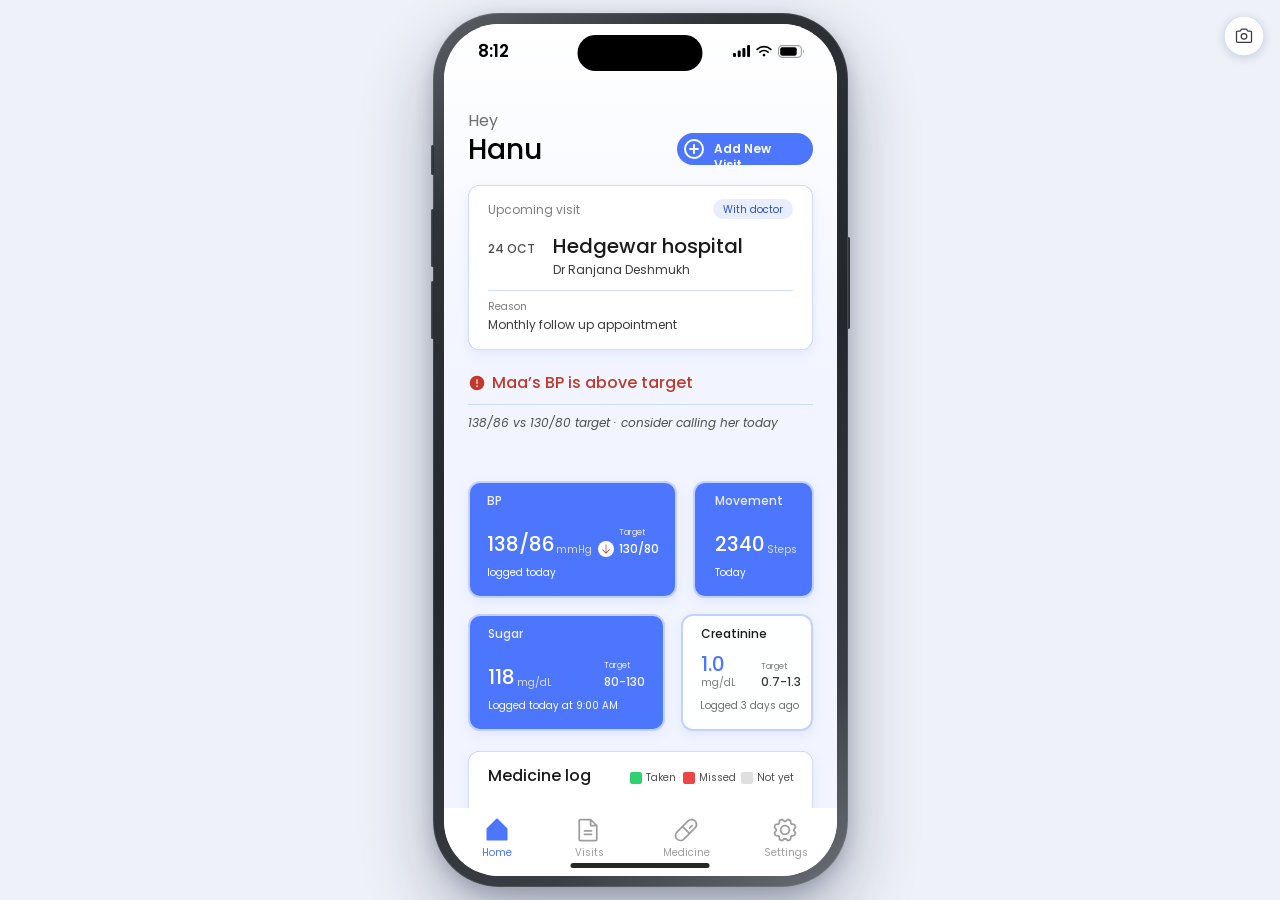
<file: index.html>
<!DOCTYPE html>
<html lang="en">
<head>
<meta charset="UTF-8" />
<meta name="viewport" content="width=device-width, initial-scale=1" />
<!-- Swaps the viewport to the design width on a portrait phone. Must run
     before first paint, so it is not deferred. -->
<script src="viewport.js"></script>
<title>Parent Health App — Home</title>
<link rel="preconnect" href="https://fonts.googleapis.com" />
<link rel="preconnect" href="https://fonts.gstatic.com" crossorigin />
<link href="https://fonts.googleapis.com/css2?family=Poppins:ital,wght@0,400;0,500;0,600;1,400&display=swap" rel="stylesheet" crossorigin="anonymous" />
<link rel="stylesheet" href="home.css" />
</head>
<body>
  <!-- ── iPhone 16 device shell ───────────────────────────────
       Everything from here to the closing .device is chrome, not
       design: bezel, Dynamic Island, status bar, home indicator.
       The Figma frame itself is the .screen inside. -->
  <div class="device">
    <div class="device__btn device__btn--action"></div>
    <div class="device__btn device__btn--volup"></div>
    <div class="device__btn device__btn--voldown"></div>
    <div class="device__btn device__btn--power"></div>

    <div class="device__screen">

  <!-- iPhone 16 - 1 · 393 x 852 viewport.
       The Figma canvas runs to 996 to hold all the content, so
       everything above the tab bar lives in a scroller and keeps its
       exact frame coordinates. The tab bar is pinned to the viewport. -->
  <div class="screen" data-node-id="1:2">

   <div class="screen__scroll">
    <div class="screen__canvas">

    <!-- ── Greeting ─────────────────────────────────────────── -->
    <p class="greeting-hey" data-node-id="1:3">Hey</p>
    <h1 class="greeting-name" data-node-id="1:4">Hanu</h1>

    <!-- ── Add New Visit ────────────────────────────────────── -->
    <a class="btn-add-visit" href="add-visit.html" data-node-id="1:5">
      <img class="btn-add-visit__icon" src="assets/icon-add.svg" alt="" data-node-id="2:81" />
      <span class="btn-add-visit__label" data-node-id="1:11">Add New Visit</span>
    </a>

    <!-- ── Upcoming visit ───────────────────────────────────── -->
    <section class="card visit-card" data-node-id="1:9">
      <p class="visit-card__eyebrow" data-node-id="1:10">Upcoming visit</p>

      <div class="chip chip--helper" data-node-id="4:134">
        <span class="chip__label" data-node-id="4:133">Helper assigned</span>
      </div>

      <p class="visit-card__date" data-node-id="1:12">24 OCT</p>
      <p class="visit-card__place" data-node-id="1:13">Hedgewar hospital</p>
      <p class="visit-card__doctor" data-node-id="1:14">Dr Ranjana Deshmukh</p>

      <img class="visit-card__divider" src="assets/divider.svg" alt="" data-node-id="1:17" />

      <p class="visit-card__reason-label" data-node-id="1:15">Reason</p>
      <p class="visit-card__reason" data-node-id="1:16">Monthly follow up appointment</p>

      <!-- Stretched over the whole card, so the card opens its visit
           without changing any of the drawn geometry. -->
      <a class="visit-card__link" href="upcoming-visit.html?id=seed-1" aria-label="Open upcoming visit: 24 OCT, Hedgewar hospital"></a>
    </section>

    <!-- ── Status ───────────────────────────────────────────── -->
    <svg class="status__icon" viewBox="0 0 256 256" aria-hidden="true"><path d="M128,24A104,104,0,1,0,232,128,104.11,104.11,0,0,0,128,24Zm-8,56a8,8,0,0,1,16,0v56a8,8,0,0,1-16,0Zm8,104a12,12,0,1,1,12-12A12,12,0,0,1,128,184Z"/></svg>
    <p class="status__headline status__headline--alert" data-node-id="4:656">Maa&rsquo;s BP is above target</p>
    <img class="status__divider" src="assets/divider-status.svg" alt="" data-node-id="4:658" />
    <p class="status__sub status__sub--alert" data-node-id="4:657">138/86 vs 130/80 target &middot; consider calling her today</p>

    <!-- ── Vitals ───────────────────────────────────────────── -->
    <section class="card vital vital--bp is-filled" data-node-id="1:19">
      <p class="vital__title" data-node-id="2:2">BP</p>
      <p class="vital__reading" data-node-id="2:6">
        <span class="vital__value" data-node-id="2:3">138/86</span><span class="vital__unit" data-node-id="2:4">mmHg</span>
      </p>
      <p class="vital__meta" data-node-id="2:7">logged today</p>
      <p class="vital__target-label" data-node-id="4:662">Target</p>
      <p class="vital__target-value" data-node-id="4:660">130/80</p>
      <img class="vital__trend" src="assets/arrow-down.svg" alt="" data-node-id="4:663" />
    </section>

    <section class="card vital vital--movement is-filled" data-node-id="1:26">
      <p class="vital__title" data-node-id="2:8">Movement</p>
      <p class="vital__reading" data-node-id="2:10">
        <span class="vital__value" data-node-id="2:11">2340</span><span class="vital__unit" data-node-id="2:12">Steps</span>
      </p>
      <p class="vital__meta" data-node-id="2:9">Today</p>
    </section>

    <section class="card vital vital--sugar is-filled" data-node-id="1:27">
      <p class="vital__title" data-node-id="2:13">Sugar</p>
      <p class="vital__reading" data-node-id="2:15">
        <span class="vital__value" data-node-id="2:16">118</span><span class="vital__unit" data-node-id="2:17">mg/dL</span>
      </p>
      <p class="vital__meta" data-node-id="2:14">Logged today at 9:00 AM</p>
      <p class="vital__target-label" data-node-id="4:668">Target</p>
      <p class="vital__target-value" data-node-id="4:669">80-130</p>
    </section>

    <section class="card vital vital--creatinine" data-node-id="1:28">
      <p class="vital__title" data-node-id="2:23">Creatinine</p>
      <p class="vital__reading" data-node-id="4:674">
        <span class="vital__value" data-node-id="2:26">1.0</span><span class="vital__unit" data-node-id="2:27">mg/dL</span>
      </p>
      <p class="vital__meta" data-node-id="2:24">Logged 3 days ago</p>
      <div class="vital__target" data-node-id="4:675">
        <span class="vital__target-label" data-node-id="4:672">Target</span>
        <span class="vital__target-value" data-node-id="4:673">0.7-1.3</span>
      </div>
    </section>

    <!-- ── Medicine log ─────────────────────────────────────── -->
    <section class="card medicine" data-node-id="2:29">
      <p class="medicine__title" data-node-id="2:30">Medicine log</p>

      <div class="legend legend--taken" data-node-id="4:126">
        <span class="legend__swatch" data-node-id="4:124"></span>
        <span class="legend__label" data-node-id="4:125">Taken</span>
      </div>
      <div class="legend legend--missed" data-node-id="4:127">
        <span class="legend__swatch" data-node-id="4:128"></span>
        <span class="legend__label" data-node-id="4:129">Missed</span>
      </div>
      <div class="legend legend--notyet" data-node-id="4:130">
        <span class="legend__swatch" data-node-id="4:131"></span>
        <span class="legend__label" data-node-id="4:132">Not yet</span>
      </div>

      <div class="medicine__pills" data-node-id="2:119">
        <img class="medicine__pill" src="assets/pill-mon.svg"   alt="" data-node-id="2:93"  />
        <img class="medicine__pill" src="assets/pill-tue.svg"   alt="" data-node-id="2:95"  />
        <img class="medicine__pill" src="assets/pill-wed.svg"   alt="" data-node-id="2:99"  />
        <img class="medicine__pill" src="assets/pill-thu.svg"   alt="" data-node-id="2:103" />
        <img class="medicine__pill" src="assets/pill-empty.svg" alt="" data-node-id="2:107" />
        <img class="medicine__pill" src="assets/pill-empty.svg" alt="" data-node-id="2:111" />
        <img class="medicine__pill" src="assets/pill-empty.svg" alt="" data-node-id="2:115" />
      </div>

      <p class="medicine__meal medicine__meal--d" data-node-id="2:123">D</p>
      <p class="medicine__meal medicine__meal--l" data-node-id="2:122">L</p>
      <p class="medicine__meal medicine__meal--b" data-node-id="2:121">B</p>

      <div class="medicine__days" data-node-id="2:120">
        <span class="medicine__day medicine__day--mon" data-node-id="2:67">Mon</span>
        <span class="medicine__day medicine__day--tue" data-node-id="2:68">Tue</span>
        <span class="medicine__day medicine__day--wed" data-node-id="2:69">Wed</span>
        <span class="medicine__day medicine__day--thu" data-node-id="2:70">Thu</span>
        <span class="medicine__day medicine__day--fri is-upcoming" data-node-id="2:71">Fri</span>
        <span class="medicine__day medicine__day--sat is-upcoming" data-node-id="2:72">Sat</span>
        <span class="medicine__day medicine__day--sun is-upcoming" data-node-id="2:73">Sun</span>
      </div>
    </section>

    </div><!-- /.screen__canvas -->
   </div><!-- /.screen__scroll -->

    <!-- ── Tab bar ──────────────────────────────────────────────
         Component "Navigation bar Home selected" (4:759) — four tabs,
         Phosphor icons. Replaces the three-tab Material bar that is
         still sitting in frame 1:2. -->
    <nav class="tabbar" data-node-id="4:759">
      <a class="tabbar__item tabbar__item--home is-active" href="#" data-node-id="4:751">
        <img class="tabbar__icon" src="assets/nav2-home.svg" alt="" />
        <span class="tabbar__label" data-node-id="4:760">Home</span>
      </a>
      <a class="tabbar__item tabbar__item--visits" href="visits.html" data-node-id="4:766">
        <img class="tabbar__icon" src="assets/nav2-visits.svg" alt="" />
        <span class="tabbar__label" data-node-id="4:761">Visits</span>
      </a>
      <a class="tabbar__item tabbar__item--medicine" href="medicine.html" data-node-id="4:800">
        <img class="tabbar__icon" src="assets/nav2-medicine.svg" alt="" />
        <span class="tabbar__label" data-node-id="4:763">Medicine</span>
      </a>
      <a class="tabbar__item tabbar__item--settings" href="settings.html" data-node-id="4:768">
        <img class="tabbar__icon" src="assets/nav2-settings.svg" alt="" />
        <span class="tabbar__label" data-node-id="4:762">Settings</span>
      </a>
    </nav>

  </div><!-- /.screen -->

      <!-- ── iOS chrome, drawn over the frame ───────────────── -->
      <div class="statusbar" aria-hidden="true">
        <span class="statusbar__time">8:12</span>
        <span class="statusbar__icons">
          <svg class="statusbar__icon" viewBox="0 0 17 12" fill="currentColor">
            <rect x="0"    y="8"   width="3" height="4"  rx="1" />
            <rect x="4.7"  y="5.5" width="3" height="6.5" rx="1" />
            <rect x="9.4"  y="3"   width="3" height="9"  rx="1" />
            <rect x="14.1" y="0"   width="3" height="12" rx="1" />
          </svg>
          <svg class="statusbar__icon" viewBox="0 0 16 12">
            <g fill="none" stroke="currentColor" stroke-width="1.7" stroke-linecap="round">
              <path d="M1.2 4.3a10 10 0 0 1 13.6 0" />
              <path d="M3.9 7.1a6.4 6.4 0 0 1 8.2 0" />
            </g>
            <circle cx="8" cy="10.1" r="1.35" fill="currentColor" />
          </svg>
          <svg class="statusbar__icon statusbar__icon--battery" viewBox="0 0 27 13">
            <rect x="0.6" y="0.6" width="22.8" height="11.8" rx="3.6"
                  fill="none" stroke="currentColor" stroke-opacity="0.38" stroke-width="1.1" />
            <rect x="2.2" y="2.2" width="16.5" height="8.6" rx="2.1" fill="currentColor" />
            <path d="M25.2 4.6v3.8a2.4 2.4 0 0 0 0-3.8z" fill="currentColor" fill-opacity="0.4" />
          </svg>
        </span>
      </div>

      <div class="island" aria-hidden="true"></div>
      <div class="homebar" aria-hidden="true"></div>

    </div><!-- /.device__screen -->
  </div><!-- /.device -->
<script src="app.js"></script>
<script src="home.js"></script>
<!-- Screenshot button: a presenter tool, not part of the design. -->
<script src="snap.js?v=2" defer></script>
</body>
</html>
</file>
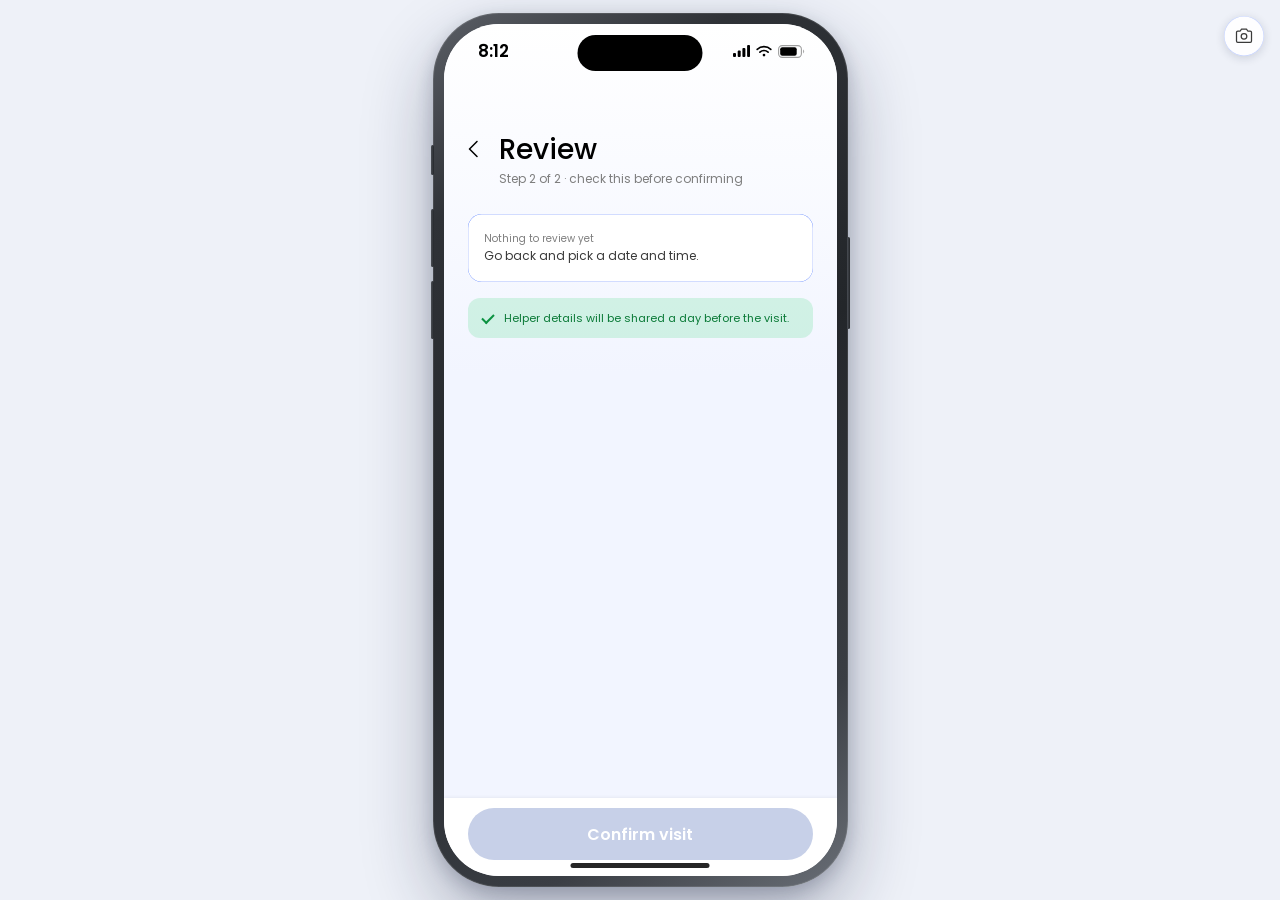
<file: add-visit-review.html>
<!DOCTYPE html>
<html lang="en">
<head>
<meta charset="UTF-8" />
<meta name="viewport" content="width=device-width, initial-scale=1" />
<!-- Swaps the viewport to the design width on a portrait phone. Must run
     before first paint, so it is not deferred. -->
<script src="viewport.js"></script>
<title>Parent Health App — Review visit</title>
<link rel="preconnect" href="https://fonts.googleapis.com" />
<link rel="preconnect" href="https://fonts.gstatic.com" crossorigin />
<link href="https://fonts.googleapis.com/css2?family=Poppins:ital,wght@0,400;0,500;0,600;1,400&display=swap" rel="stylesheet" crossorigin="anonymous" />
<link rel="stylesheet" href="add-visit.css" />
</head>
<body>
  <div class="device">
    <div class="device__btn device__btn--action"></div>
    <div class="device__btn device__btn--volup"></div>
    <div class="device__btn device__btn--voldown"></div>
    <div class="device__btn device__btn--power"></div>

    <div class="device__screen">
  <div class="screen screen--review">

   <div class="screen__scroll">
    <div class="screen__canvas">
     <div class="av-wrap av-wrap--review">

      <header class="av-head">
        <a class="av-back" href="add-visit.html" aria-label="Back to the form">
          <img src="assets/caret-left.svg" alt="" />
        </a>
        <h1 class="av-title">Review</h1>
        <p class="av-step">Step 2 of 2 &middot; check this before confirming</p>
      </header>

      <section class="av-section">
        <div class="av-field av-card av-summary" id="summary"></div>

        <div class="av-notice" id="notice">
          <span class="av-notice__tick" aria-hidden="true"></span>
          <span>Helper details will be shared a day before the visit.</span>
        </div>
      </section>

     </div><!-- /.av-wrap -->
    </div><!-- /.screen__canvas -->
   </div><!-- /.screen__scroll -->

   <div class="av-footer">
     <a class="av-cta" id="confirmCta" href="visits.html">Confirm visit</a>
   </div>

  </div><!-- /.screen -->

      <div class="statusbar" aria-hidden="true">
        <span class="statusbar__time">8:12</span>
        <span class="statusbar__icons">
          <svg class="statusbar__icon" viewBox="0 0 17 12" fill="currentColor">
            <rect x="0"    y="8"   width="3" height="4"  rx="1" />
            <rect x="4.7"  y="5.5" width="3" height="6.5" rx="1" />
            <rect x="9.4"  y="3"   width="3" height="9"  rx="1" />
            <rect x="14.1" y="0"   width="3" height="12" rx="1" />
          </svg>
          <svg class="statusbar__icon" viewBox="0 0 16 12">
            <g fill="none" stroke="currentColor" stroke-width="1.7" stroke-linecap="round">
              <path d="M1.2 4.3a10 10 0 0 1 13.6 0" />
              <path d="M3.9 7.1a6.4 6.4 0 0 1 8.2 0" />
            </g>
            <circle cx="8" cy="10.1" r="1.35" fill="currentColor" />
          </svg>
          <svg class="statusbar__icon statusbar__icon--battery" viewBox="0 0 27 13">
            <rect x="0.6" y="0.6" width="22.8" height="11.8" rx="3.6"
                  fill="none" stroke="currentColor" stroke-opacity="0.38" stroke-width="1.1" />
            <rect x="2.2" y="2.2" width="16.5" height="8.6" rx="2.1" fill="currentColor" />
            <path d="M25.2 4.6v3.8a2.4 2.4 0 0 0 0-3.8z" fill="currentColor" fill-opacity="0.4" />
          </svg>
        </span>
      </div>

      <div class="island" aria-hidden="true"></div>
      <div class="homebar" aria-hidden="true"></div>

    </div><!-- /.device__screen -->
  </div><!-- /.device -->
<script src="app.js"></script>
<script src="review.js"></script>
<!-- Screenshot button: a presenter tool, not part of the design. -->
<script src="snap.js?v=2" defer></script>
</body>
</html>
</file>
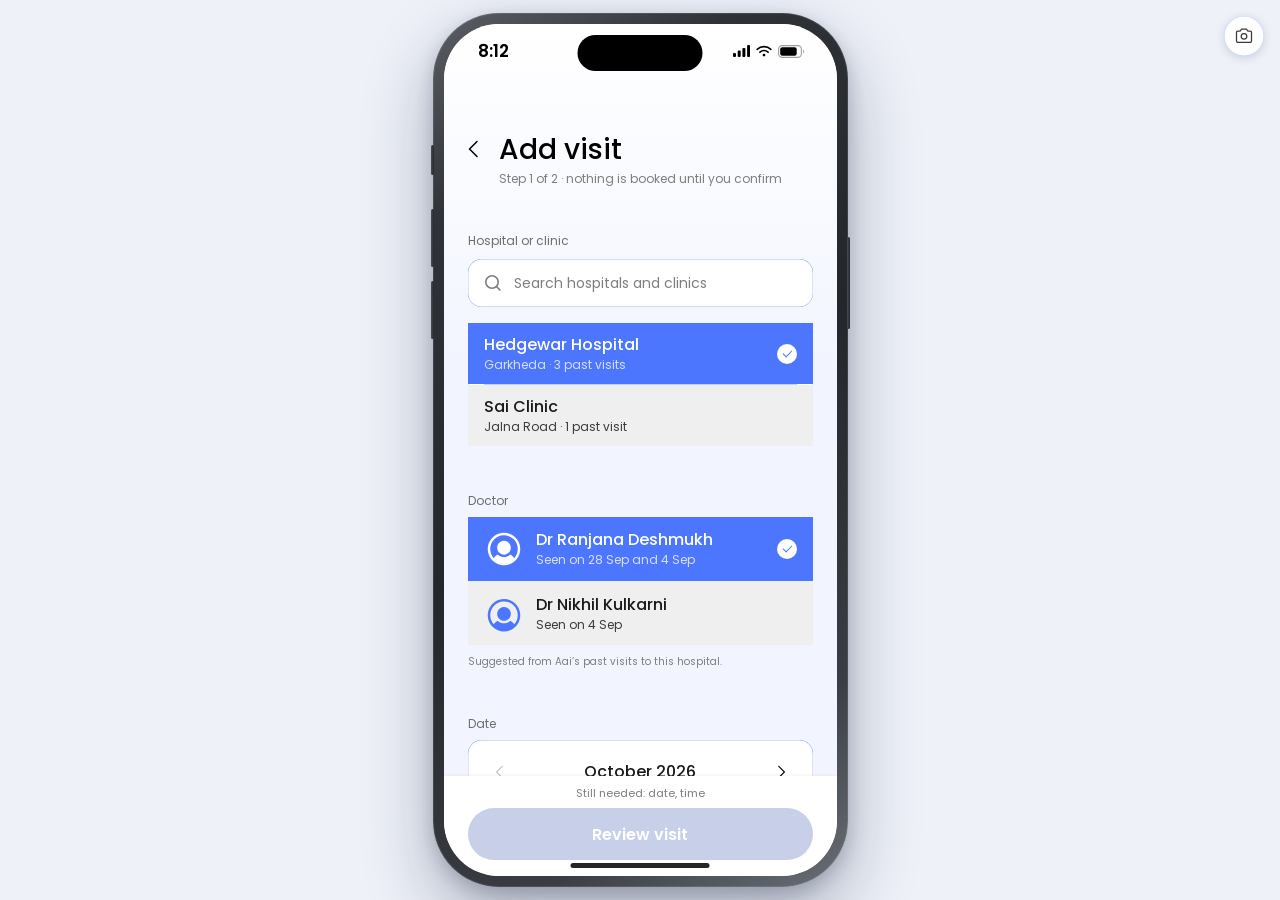
<file: add-visit.html>
<!DOCTYPE html>
<html lang="en">
<head>
<meta charset="UTF-8" />
<meta name="viewport" content="width=device-width, initial-scale=1" />
<!-- Swaps the viewport to the design width on a portrait phone. Must run
     before first paint, so it is not deferred. -->
<script src="viewport.js"></script>
<title>Parent Health App — Add visit</title>
<link rel="preconnect" href="https://fonts.googleapis.com" />
<link rel="preconnect" href="https://fonts.gstatic.com" crossorigin />
<link href="https://fonts.googleapis.com/css2?family=Poppins:ital,wght@0,400;0,500;0,600;1,400&display=swap" rel="stylesheet" crossorigin="anonymous" />
<link rel="stylesheet" href="add-visit.css" />
</head>
<body>
  <div class="device">
    <div class="device__btn device__btn--action"></div>
    <div class="device__btn device__btn--volup"></div>
    <div class="device__btn device__btn--voldown"></div>
    <div class="device__btn device__btn--power"></div>

    <div class="device__screen">
  <div class="screen">

   <div class="screen__scroll">
    <div class="screen__canvas">
     <div class="av-wrap">

      <header class="av-head">
        <a class="av-back" href="visits.html" aria-label="Back to Visits">
          <img src="assets/caret-left.svg" alt="" />
        </a>
        <h1 class="av-title">Add visit</h1>
        <p class="av-step">Step 1 of 2 &middot; nothing is booked until you confirm</p>
      </header>

      <!-- ── Hospital ─────────────────────────────────────────── -->
      <section class="av-section" id="hospitalSection">
        <h2 class="av-section__label">Hospital or clinic</h2>

        <div class="av-field av-card av-search">
          <svg width="18" height="18" viewBox="0 0 18 18" fill="none" aria-hidden="true">
            <circle cx="8" cy="8" r="6.2" stroke="currentColor" stroke-width="1.6" />
            <path d="M12.6 12.6 L16 16" stroke="currentColor" stroke-width="1.6" stroke-linecap="round" />
          </svg>
          <input id="hospitalSearch" type="text" placeholder="Search hospitals and clinics"
                 aria-label="Search hospitals and clinics" autocomplete="off" />
        </div>

        <div class="av-field av-card" id="hospitalList"></div>
      </section>

      <!-- ── Doctor ───────────────────────────────────────────── -->
      <section class="av-section">
        <h2 class="av-section__label">Doctor</h2>
        <div class="av-field av-card" id="doctorList"></div>
        <p class="av-sub">Suggested from Aai&rsquo;s past visits to this hospital.</p>
      </section>

      <!-- ── Date ─────────────────────────────────────────────── -->
      <section class="av-section" id="dateSection">
        <h2 class="av-section__label">Date</h2>

        <div class="av-field av-card av-cal">
          <div class="av-cal__head">
            <button class="av-cal__nav" id="calPrev" type="button" aria-label="Previous month">
              <img src="assets/caret-left.svg" alt="" />
            </button>
            <p class="av-cal__month" id="calMonth">October 2026</p>
            <button class="av-cal__nav av-cal__nav--next" id="calNext" type="button" aria-label="Next month">
              <img src="assets/caret-left.svg" alt="" />
            </button>
          </div>
          <p class="av-cal__legend"><span class="av-cal__dot"></span>Dr Deshmukh sits Tue, Thu and Sat</p>
          <table>
            <caption class="sr-only">Dotted days are days the doctor has slots.</caption>
            <thead>
              <tr><th>M</th><th>T</th><th>W</th><th>T</th><th>F</th><th>S</th><th>S</th></tr>
            </thead>
            <tbody id="calBody"></tbody>
          </table>
        </div>
      </section>

      <!-- ── Time ─────────────────────────────────────────────── -->
      <section class="av-section" id="timeSection">
        <h2 class="av-section__label">Time</h2>
        <div class="av-chips" id="slotList"></div>
        <p class="av-sub" id="slotNote"></p>
      </section>

      <!-- ── Reason ───────────────────────────────────────────── -->
      <section class="av-section">
        <h2 class="av-section__label">Reason</h2>
        <div class="av-chips" id="reasonChips">
          <button class="av-chip is-on" type="button" data-val="Follow-up" aria-pressed="true">Follow-up</button>
          <button class="av-chip" type="button" data-val="New problem">New problem</button>
          <button class="av-chip" type="button" data-val="Test">Test</button>
          <button class="av-chip" type="button" data-val="Medicine refill">Medicine refill</button>
        </div>
        <textarea class="av-note" id="reasonNote" rows="3" aria-label="Optional note"
                  placeholder="Add a note (optional)"></textarea>
      </section>

      <!-- ── Helper ── Figma "Frame 62": the label, then "Frame 61" holding
           the five controls a uniform 16 apart ─────────────────── -->
      <section class="av-section" id="helperSection">
        <h2 class="av-section__label">Helper</h2>

        <div class="av-seg" id="helperNeed" role="group" aria-label="Need a helper?">
          <button class="av-seg__opt is-on" type="button" data-val="yes" aria-pressed="true">Need a helper</button>
          <button class="av-seg__opt" type="button" data-val="no">Manage myself</button>
        </div>

        <div id="helperDetails">
          <div class="av-seg" id="helperType" role="group" aria-label="Helper type">
            <button class="av-seg__opt is-on" type="button" data-val="Escort to hospital" aria-pressed="true">Escort to hospital</button>
            <button class="av-seg__opt" type="button" data-val="Home pickup only">Home pickup only</button>
          </div>

          <div class="av-chips" id="helperPref">
            <button class="av-chip is-on" type="button" data-val="Same as last time" aria-pressed="true">Same as last time</button>
            <button class="av-chip" type="button" data-val="Any available">Any available</button>
            <button class="av-chip" type="button" data-val="Choose from preferred">Choose from preferred</button>
          </div>

          <div class="av-field av-card">
            <div class="av-pick">
              <img class="av-pick__avatar" src="assets/set-avatar.svg" alt="" />
              <div class="av-pick__body">
                <p class="av-pick__name">Suresh Patil</p>
                <p class="av-pick__sub">Took Aai on 28 Sep &middot; rated 5</p>
              </div>
              <span class="av-pick__meta">Preferred</span>
            </div>
          </div>

          <div class="av-seg" id="genderSeg" role="group" aria-label="Gender preference">
            <button class="av-seg__opt is-on" type="button" data-val="Female" aria-pressed="true">Female</button>
            <button class="av-seg__opt" type="button" data-val="Male">Male</button>
            <button class="av-seg__opt" type="button" data-val="No preference">No preference</button>
          </div>
        </div>
      </section>

      <!-- ── Pickup ── Figma "Frame 63". The settings note heads this group
           now rather than trailing the gender control, and everything in it
           sits 12 apart. ──────────────────────────────────────── -->
      <section class="av-section" id="pickupSection">
        <p class="av-sub">From your settings. Changing it here applies to this visit only.</p>

        <div class="av-field av-card av-value">
          <div class="av-value__row">
            <div>
              <p class="av-value__k">Pickup address</p>
              <!-- PLACEHOLDER: no home address exists in the Figma file. -->
              <p class="av-value__v" id="addressText">12 Shivaji Nagar, Garkheda</p>
            </div>
            <button class="av-link" id="addressEdit" type="button">Change</button>
          </div>
        </div>

        <div class="av-field av-card av-value">
          <div class="av-value__row">
            <div>
              <p class="av-value__k">Pickup time</p>
              <p class="av-value__v" id="pickupTime">&mdash;</p>
            </div>
            <button class="av-link" id="pickupEdit" type="button">Change</button>
          </div>
        </div>
        <p class="av-sub" id="pickupNote"></p>
      </section>

      <!-- ── Visit brief ──────────────────────────────────────── -->
      <section class="av-section">
        <h2 class="av-section__label">Questions for the doctor</h2>

        <div id="questionList"></div>

        <div class="av-field av-card av-composer" id="composer" hidden>
          <textarea rows="2" placeholder="What should the doctor be asked?" aria-label="New question"></textarea>
          <div class="av-composer__row">
            <button class="av-link" id="composerCancel" type="button">Cancel</button>
            <button class="av-composer__save" id="composerSave" type="button">Add question</button>
          </div>
        </div>

        <div class="av-actions">
          <button class="av-action" id="qType" type="button">
            <svg width="16" height="16" viewBox="0 0 16 16" fill="none" aria-hidden="true">
              <path d="M8 3.2v9.6M3.2 8h9.6" stroke="currentColor" stroke-width="1.7" stroke-linecap="round" />
            </svg><span> Type a question</span>
          </button>
          <button class="av-action" id="qRecord" type="button">
            <svg width="16" height="16" viewBox="0 0 16 16" fill="none" aria-hidden="true">
              <rect x="5.7" y="1.6" width="4.6" height="8" rx="2.3" stroke="currentColor" stroke-width="1.5" />
              <path d="M3.4 7.4a4.6 4.6 0 0 0 9.2 0M8 12v2.4" stroke="currentColor" stroke-width="1.5" stroke-linecap="round" />
            </svg><span> Record</span>
          </button>
        </div>
        <p class="av-sub">Aai can add her own questions from her app &mdash; they appear here too.</p>
      </section>

      <!-- ── Optional ─────────────────────────────────────────── -->
      <section class="av-section">
        <h2 class="av-section__label">Tests to do at this visit</h2>
        <div class="av-chips" id="testList"></div>
        <div class="av-chips">
          <button class="av-chip av-chip--add" id="addTest" type="button">+ Add test</button>
        </div>
      </section>

      <!-- ── Figma "Frame 64": these two sit 20 apart, not 48 ──── -->
      <div class="av-group">
      <section class="av-section">
        <h2 class="av-section__label">Buy medicines after the visit?</h2>
        <div class="av-seg" id="buyMeds" role="group" aria-label="Buy medicines after the visit?">
          <button class="av-seg__opt is-on" type="button" data-val="yes" aria-pressed="true">Yes</button>
          <button class="av-seg__opt" type="button" data-val="no">No</button>
        </div>
      </section>

      <section class="av-section">
        <h2 class="av-section__label">Recording</h2>
        <div class="av-seg" id="recordingSeg" role="group" aria-label="Recording">
          <button class="av-seg__opt is-on" type="button" data-val="Ask doctor for consent" aria-pressed="true">Ask doctor for consent</button>
          <button class="av-seg__opt" type="button" data-val="Notes only">Notes only</button>
        </div>
      </section>
      </div><!-- /.av-group -->

      <section class="av-section">
        <h2 class="av-section__label">Who else is notified</h2>
        <div class="av-field av-card av-people">
          <img src="assets/set-avatar.svg" alt="" />
          <img src="assets/set-avatar.svg" alt="" />
          <div>
            <p class="av-people__names">Hanu, Abhishek</p>
            <p class="av-people__sub">From Care Circle</p>
          </div>
        </div>
      </section>

     </div>
    </div>
   </div>

   <div class="av-footer">
     <p class="av-cta-hint" id="ctaHint"></p>
     <a class="av-cta" id="reviewCta" href="add-visit-review.html">Review visit</a>
   </div>

  </div>

      <div class="statusbar" aria-hidden="true">
        <span class="statusbar__time">8:12</span>
        <span class="statusbar__icons">
          <svg class="statusbar__icon" viewBox="0 0 17 12" fill="currentColor">
            <rect x="0"    y="8"   width="3" height="4"  rx="1" />
            <rect x="4.7"  y="5.5" width="3" height="6.5" rx="1" />
            <rect x="9.4"  y="3"   width="3" height="9"  rx="1" />
            <rect x="14.1" y="0"   width="3" height="12" rx="1" />
          </svg>
          <svg class="statusbar__icon" viewBox="0 0 16 12">
            <g fill="none" stroke="currentColor" stroke-width="1.7" stroke-linecap="round">
              <path d="M1.2 4.3a10 10 0 0 1 13.6 0" />
              <path d="M3.9 7.1a6.4 6.4 0 0 1 8.2 0" />
            </g>
            <circle cx="8" cy="10.1" r="1.35" fill="currentColor" />
          </svg>
          <svg class="statusbar__icon statusbar__icon--battery" viewBox="0 0 27 13">
            <rect x="0.6" y="0.6" width="22.8" height="11.8" rx="3.6"
                  fill="none" stroke="currentColor" stroke-opacity="0.38" stroke-width="1.1" />
            <rect x="2.2" y="2.2" width="16.5" height="8.6" rx="2.1" fill="currentColor" />
            <path d="M25.2 4.6v3.8a2.4 2.4 0 0 0 0-3.8z" fill="currentColor" fill-opacity="0.4" />
          </svg>
        </span>
      </div>

      <div class="island" aria-hidden="true"></div>
      <div class="homebar" aria-hidden="true"></div>

    </div>
  </div>

<script src="app.js"></script>
<script src="add-visit.js"></script>
<!-- Screenshot button: a presenter tool, not part of the design. -->
<script src="snap.js?v=2" defer></script>
</body>
</html>
</file>
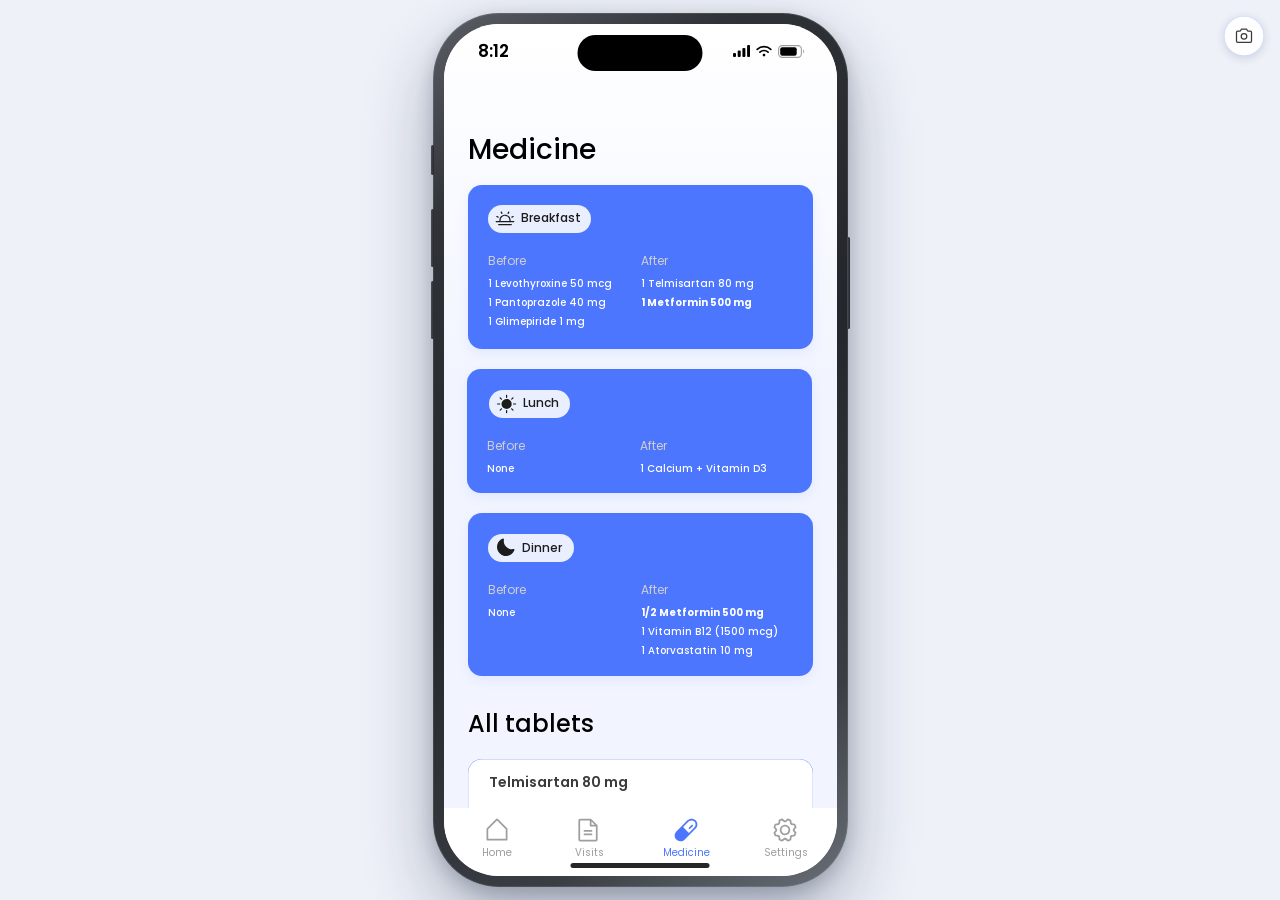
<file: medicine.html>
<!DOCTYPE html>
<html lang="en">
<head>
<meta charset="UTF-8" />
<meta name="viewport" content="width=device-width, initial-scale=1" />
<!-- Swaps the viewport to the design width on a portrait phone. Must run
     before first paint, so it is not deferred. -->
<script src="viewport.js"></script>
<title>Parent Health App — Medicine</title>
<link rel="preconnect" href="https://fonts.googleapis.com" />
<link rel="preconnect" href="https://fonts.gstatic.com" crossorigin />
<link href="https://fonts.googleapis.com/css2?family=Poppins:ital,wght@0,400;0,500;0,600;0,700;1,400&display=swap" rel="stylesheet" crossorigin="anonymous" />
<link rel="stylesheet" href="medicine.css" />
</head>
<body>
  <!-- ── iPhone 16 device shell ──────────────────────────────── -->
  <div class="device">
    <div class="device__btn device__btn--action"></div>
    <div class="device__btn device__btn--volup"></div>
    <div class="device__btn device__btn--voldown"></div>
    <div class="device__btn device__btn--power"></div>

    <div class="device__screen">

  <!-- iPhone 16 - 5 · canvas 393 x 1641 above the tab bar -->
  <div class="screen" data-node-id="4:676">

   <div class="screen__scroll">
    <div class="screen__canvas">

    <h1 class="med-title" data-node-id="4:677">Medicine</h1>

    <!-- ── Breakfast ────────────────────────────────────────── -->
    <section class="meal meal--breakfast" data-node-id="16:844">
      <div class="meal__chip meal__chip--breakfast" data-node-id="16:829">
        <img class="meal__chip-icon" src="assets/med-sunhorizon.svg" alt="" data-node-id="16:818" />
        <span class="meal__chip-label" data-node-id="16:828">Breakfast</span>
      </div>

      <p class="meal__col-label meal__before-label" data-node-id="16:838">Before</p>
      <div class="meal__list meal__before-list" data-node-id="16:860">
        <p data-node-id="16:854">1 Levothyroxine 50 mcg</p>
        <p data-node-id="16:855">1 Pantoprazole 40 mg</p>
        <p data-node-id="16:856">1 Glimepiride 1 mg</p>
      </div>

      <div class="meal__after" data-node-id="16:877">
        <p class="meal__col-label" data-node-id="16:839">After</p>
        <div class="meal__list" data-node-id="16:859">
          <p data-node-id="16:857">1 Telmisartan 80 mg</p>
          <p class="is-bold" data-node-id="16:858">1 Metformin 500 mg</p>
        </div>
      </div>
    </section>

    <!-- ── Lunch ────────────────────────────────────────────── -->
    <section class="meal meal--lunch" data-node-id="16:884">
      <div class="meal__chip meal__chip--lunch" data-node-id="16:913">
        <img class="meal__chip-icon" src="assets/med-sun.svg" alt="" data-node-id="16:915" />
        <span class="meal__chip-label" data-node-id="16:914">Lunch</span>
      </div>

      <p class="meal__col-label meal__before-label" data-node-id="16:890">Before</p>
      <p class="meal__none" data-node-id="16:897">None</p>

      <p class="meal__col-label meal__after-label" data-node-id="16:912">After</p>
      <div class="meal__list meal__after-list" data-node-id="16:891">
        <p data-node-id="16:892">1 Calcium + Vitamin D3</p>
      </div>
    </section>

    <!-- ── Dinner ───────────────────────────────────────────── -->
    <section class="meal meal--dinner" data-node-id="16:921">
      <div class="meal__chip meal__chip--dinner" data-node-id="16:954">
        <img class="meal__chip-icon" src="assets/med-moonstars.svg" alt="" data-node-id="16:956" />
        <span class="meal__chip-label" data-node-id="16:955">Dinner</span>
      </div>

      <div class="meal__before" data-node-id="16:935">
        <p class="meal__col-label" data-node-id="16:936">Before</p>
        <p class="meal__none-inline" data-node-id="16:937">None</p>
      </div>

      <div class="meal__after" data-node-id="16:943">
        <p class="meal__col-label" data-node-id="16:944">After</p>
        <div class="meal__list" data-node-id="16:945">
          <p class="is-bold" data-node-id="16:946">1/2 Metformin 500 mg</p>
          <p data-node-id="16:947">1 Vitamin B12 (1500 mcg)</p>
          <p data-node-id="16:948">1 Atorvastatin 10 mg</p>
        </div>
      </div>
    </section>

    <h2 class="med-subtitle" data-node-id="16:990">All tablets</h2>

    <!-- ── All tablets ──────────────────────────────────────── -->
    <div class="tablets" data-node-id="16:1007">

      <article class="tablet-detail" data-node-id="16:958">
        <p class="tablet-detail__name" data-node-id="16:959">Telmisartan 80 mg</p>

        <div class="tablet-field tablet-field--how" data-node-id="16:994">
          <p class="tablet-field__label" data-node-id="16:992">How to take</p>
          <!-- Manual break, as authored in Figma: line 1 stops after the
               second "·" leaving ~62px of its 153px column unused, which
               auto-wrap would not do. -->
          <p class="tablet-field__value" data-node-id="16:993">1 tablet &middot; 8:30 am &middot;<br />after breakfast</p>
        </div>
        <div class="tablet-field tablet-field--stock" data-node-id="16:1001">
          <p class="tablet-field__label" data-node-id="16:1002">Stock</p>
          <p class="tablet-field__value" data-node-id="16:1003">8 left &middot; refill arriving 22 Oct</p>
        </div>
        <div class="tablet-field tablet-field--by" data-node-id="16:995">
          <p class="tablet-field__label" data-node-id="16:996">Prescribed by</p>
          <p class="tablet-field__value" data-node-id="16:997">Dr Ranjana Deshmukh &middot; 28 Sep</p>
        </div>
        <div class="tablet-field tablet-field--note" data-node-id="16:1004">
          <p class="tablet-field__label" data-node-id="16:1005">Note</p>
          <p class="tablet-field__value tablet-field__value--wrap" data-node-id="16:1006">Get up slowly. Call the doctor if dizzy.</p>
        </div>
        <div class="tablet-field tablet-field--change" data-node-id="16:998">
          <p class="tablet-field__label" data-node-id="16:999">Change</p>
          <p class="tablet-field__value" data-node-id="16:1000">Increased from 40 mg</p>
        </div>
      </article>

      <div class="tablet-rows" data-node-id="16:991">
        <div class="tablet-row" data-node-id="16:963">
          <p class="tablet-row__name" data-node-id="16:964">Pantoprazole 40 mg</p>
          <img class="tablet-row__chevron" src="assets/med-chevron.svg" alt="" data-node-id="16:965" />
        </div>
        <div class="tablet-row" data-node-id="16:966">
          <p class="tablet-row__name" data-node-id="16:967">Glimepiride 1 mg</p>
          <img class="tablet-row__chevron" src="assets/med-chevron.svg" alt="" data-node-id="16:968" />
        </div>
        <div class="tablet-row" data-node-id="16:969">
          <p class="tablet-row__name" data-node-id="16:970">Levothyroxine 50 mcg</p>
          <img class="tablet-row__chevron" src="assets/med-chevron.svg" alt="" data-node-id="16:971" />
        </div>
        <div class="tablet-row" data-node-id="16:972">
          <p class="tablet-row__name" data-node-id="16:973">Metformin 500 mg</p>
          <img class="tablet-row__chevron" src="assets/med-chevron.svg" alt="" data-node-id="16:974" />
        </div>
        <div class="tablet-row" data-node-id="16:975">
          <p class="tablet-row__name" data-node-id="16:976">Calcium + Vitamin D3</p>
          <img class="tablet-row__chevron" src="assets/med-chevron.svg" alt="" data-node-id="16:977" />
        </div>
        <div class="tablet-row" data-node-id="16:978">
          <p class="tablet-row__name" data-node-id="16:979">Vitamin B12 (1500 mcg)</p>
          <img class="tablet-row__chevron" src="assets/med-chevron.svg" alt="" data-node-id="16:980" />
        </div>
        <div class="tablet-row" data-node-id="16:981">
          <p class="tablet-row__name" data-node-id="16:982">Atorvastatin 10 mg</p>
          <img class="tablet-row__chevron" src="assets/med-chevron.svg" alt="" data-node-id="16:983" />
        </div>
      </div>
    </div>

    <!-- ── Upcoming refill ──────────────────────────────────── -->
    <section class="card refill" data-node-id="16:1010">
      <p class="refill__eyebrow" data-node-id="16:1011">Upcoming refill</p>
      <div class="chip chip--helper" data-node-id="16:1013">
        <span class="chip__label" data-node-id="16:1014">Helper assigned</span>
      </div>
      <p class="refill__date" data-node-id="16:1016">22 OCT</p>
      <p class="refill__name" data-node-id="16:1017">Jagdish dombe</p>
      <p class="refill__sub" data-node-id="16:1018">Delivery by 10 AM</p>
      <img class="refill__divider" src="assets/med-line305.svg" alt="" data-node-id="16:1019" />
      <p class="refill__label" data-node-id="16:1012">Medicines</p>
      <p class="refill__text" data-node-id="16:1015">Telmisartan 80 mg (30 tablets), Pantoprazole 40 mg (30 tablets), Metformin 500 mg (60 tablets), Levothyroxine 50 mcg (30 tablets), Glimepiride 1 mg (30 tablets), Calcium + Vitamin D3 (30 tablets), Vitamin B12 1500 mcg (30 tablets) and Atorvastatin 10 mg (30 tablets).</p>
    </section>

    </div><!-- /.screen__canvas -->
   </div><!-- /.screen__scroll -->

    <!-- Tab bar — "Navigation bar medicine selected" (4:728) -->
    <nav class="tabbar" data-node-id="4:728">
      <a class="tabbar__item tabbar__item--home" href="index.html" data-node-id="4:745">
        <img class="tabbar__icon" src="assets/nav4-home.svg" alt="" />
        <span class="tabbar__label" data-node-id="4:732">Home</span>
      </a>
      <a class="tabbar__item tabbar__item--visits" href="visits.html" data-node-id="4:747">
        <img class="tabbar__icon" src="assets/nav4-visits.svg" alt="" />
        <span class="tabbar__label" data-node-id="4:736">Visits</span>
      </a>
      <a class="tabbar__item tabbar__item--medicine is-active" href="#" data-node-id="4:755">
        <img class="tabbar__icon" src="assets/nav4-medicine.svg" alt="" />
        <span class="tabbar__label" data-node-id="4:744">Medicine</span>
      </a>
      <a class="tabbar__item tabbar__item--settings" href="settings.html" data-node-id="4:749">
        <img class="tabbar__icon" src="assets/nav4-settings.svg" alt="" />
        <span class="tabbar__label" data-node-id="4:740">Settings</span>
      </a>
    </nav>

  </div><!-- /.screen -->

      <!-- ── iOS chrome ─────────────────────────────────────── -->
      <div class="statusbar" aria-hidden="true">
        <span class="statusbar__time">8:12</span>
        <span class="statusbar__icons">
          <svg class="statusbar__icon" viewBox="0 0 17 12" fill="currentColor">
            <rect x="0"    y="8"   width="3" height="4"  rx="1" />
            <rect x="4.7"  y="5.5" width="3" height="6.5" rx="1" />
            <rect x="9.4"  y="3"   width="3" height="9"  rx="1" />
            <rect x="14.1" y="0"   width="3" height="12" rx="1" />
          </svg>
          <svg class="statusbar__icon" viewBox="0 0 16 12">
            <g fill="none" stroke="currentColor" stroke-width="1.7" stroke-linecap="round">
              <path d="M1.2 4.3a10 10 0 0 1 13.6 0" />
              <path d="M3.9 7.1a6.4 6.4 0 0 1 8.2 0" />
            </g>
            <circle cx="8" cy="10.1" r="1.35" fill="currentColor" />
          </svg>
          <svg class="statusbar__icon statusbar__icon--battery" viewBox="0 0 27 13">
            <rect x="0.6" y="0.6" width="22.8" height="11.8" rx="3.6"
                  fill="none" stroke="currentColor" stroke-opacity="0.38" stroke-width="1.1" />
            <rect x="2.2" y="2.2" width="16.5" height="8.6" rx="2.1" fill="currentColor" />
            <path d="M25.2 4.6v3.8a2.4 2.4 0 0 0 0-3.8z" fill="currentColor" fill-opacity="0.4" />
          </svg>
        </span>
      </div>

      <div class="island" aria-hidden="true"></div>
      <div class="homebar" aria-hidden="true"></div>

    </div><!-- /.device__screen -->
  </div><!-- /.device -->
<!-- Screenshot button: a presenter tool, not part of the design. -->
<script src="snap.js?v=2" defer></script>
</body>
</html>
</file>
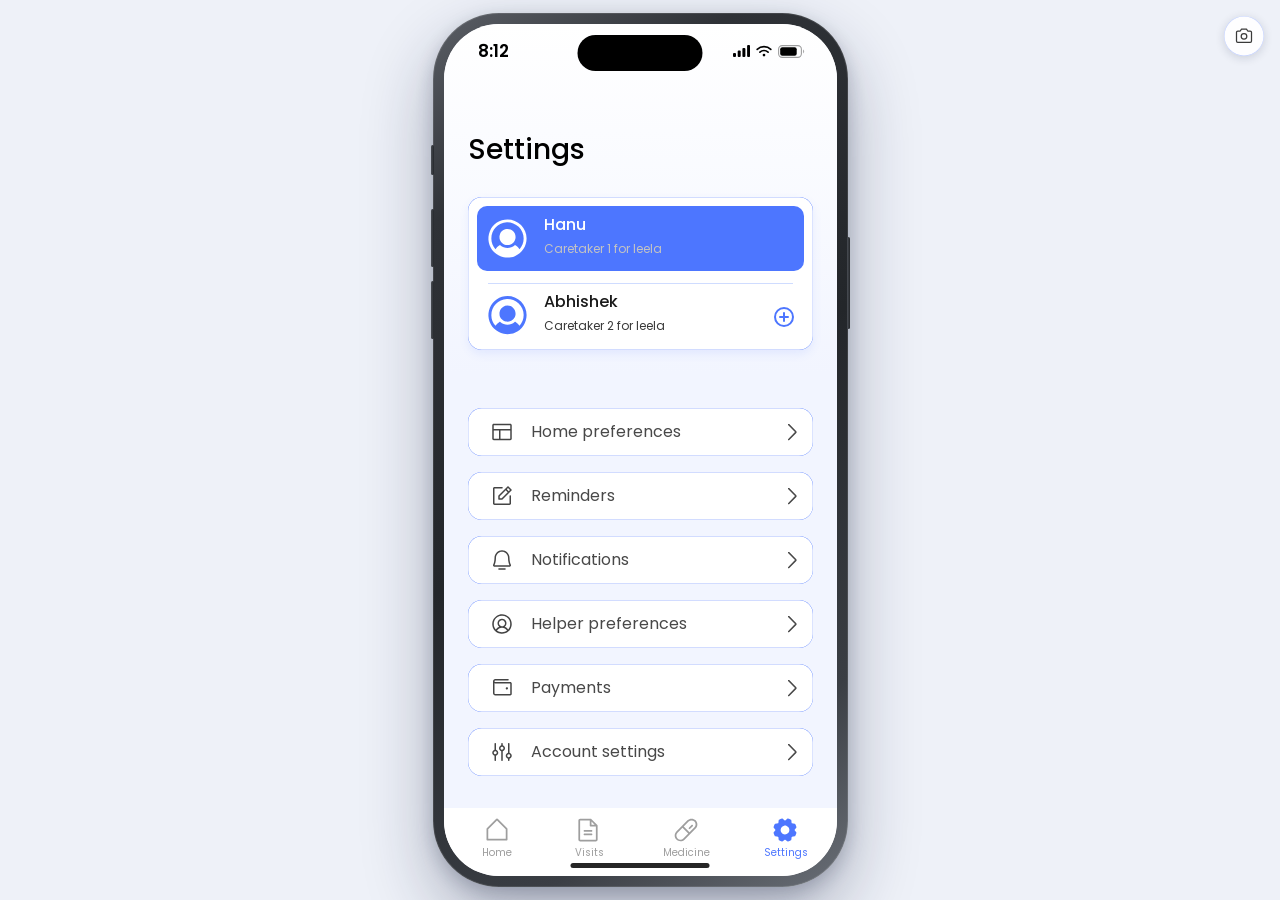
<file: settings.html>
<!DOCTYPE html>
<html lang="en">
<head>
<meta charset="UTF-8" />
<meta name="viewport" content="width=device-width, initial-scale=1" />
<!-- Swaps the viewport to the design width on a portrait phone. Must run
     before first paint, so it is not deferred. -->
<script src="viewport.js"></script>
<title>Parent Health App — Settings</title>
<link rel="preconnect" href="https://fonts.googleapis.com" />
<link rel="preconnect" href="https://fonts.gstatic.com" crossorigin />
<link href="https://fonts.googleapis.com/css2?family=Poppins:ital,wght@0,400;0,500;0,600;1,400&display=swap" rel="stylesheet" crossorigin="anonymous" />
<link rel="stylesheet" href="settings.css" />
</head>
<body>
  <!-- ── iPhone 16 device shell ──────────────────────────────── -->
  <div class="device">
    <div class="device__btn device__btn--action"></div>
    <div class="device__btn device__btn--volup"></div>
    <div class="device__btn device__btn--voldown"></div>
    <div class="device__btn device__btn--power"></div>

    <div class="device__screen">

  <!-- iPhone 16 - 4 · canvas 393 x 816 above the tab bar -->
  <div class="screen" data-node-id="4:422">

   <div class="screen__scroll">
    <div class="screen__canvas">

    <h1 class="set-title" data-node-id="4:423">Settings</h1>

    <!-- ── Caretakers ───────────────────────────────────────── -->
    <section class="carers" data-node-id="4:572">
      <div class="carer carer--active" data-node-id="4:604">
        <img class="carer__avatar" src="assets/set-avatar-blue.svg" alt="" data-node-id="4:579" />
        <p class="carer__name" data-node-id="4:574">Hanu</p>
        <p class="carer__role" data-node-id="4:575">Caretaker 1 for leela</p>
        <div class="carer__heart-slot" data-node-id="4:594"></div>
      </div>

      <img class="carers__divider" src="assets/set-line305.svg" alt="" data-node-id="4:588" />

      <img class="carer__avatar carer__avatar--2" src="assets/set-avatar.svg" alt="" data-node-id="4:601" />
      <p class="carer__name carer__name--2" data-node-id="4:599">Abhishek</p>
      <p class="carer__role carer__role--2" data-node-id="4:600">Caretaker 2 for leela</p>
      <img class="carers__add" src="assets/set-add.svg" alt="" data-node-id="4:605" />
    </section>

    <!-- ── Setting rows ─────────────────────────────────────── -->
    <a class="set-row set-row--1" href="#" data-node-id="4:610">
      <img class="set-row__icon" src="assets/set-layout.svg" alt="" data-node-id="4:633" />
      <span class="set-row__label" data-node-id="4:611">Home preferences</span>
      <img class="set-row__chevron" src="assets/set-chevron.svg" alt="" data-node-id="4:645" />
    </a>

    <a class="set-row set-row--2" href="#" data-node-id="4:623">
      <img class="set-row__icon" src="assets/set-notepencil.svg" alt="" data-node-id="4:637" />
      <span class="set-row__label" data-node-id="4:624">Reminders</span>
      <img class="set-row__chevron" src="assets/set-chevron.svg" alt="" data-node-id="4:646" />
    </a>

    <a class="set-row set-row--3" href="#" data-node-id="4:625">
      <img class="set-row__icon" src="assets/set-bell.svg" alt="" data-node-id="4:635" />
      <span class="set-row__label" data-node-id="4:626">Notifications</span>
      <img class="set-row__chevron" src="assets/set-chevron.svg" alt="" data-node-id="4:647" />
    </a>

    <a class="set-row set-row--4" href="#" data-node-id="4:627">
      <img class="set-row__icon" src="assets/set-usercircle.svg" alt="" data-node-id="4:639" />
      <span class="set-row__label set-row__label--wide" data-node-id="4:628">Helper preferences</span>
      <img class="set-row__chevron" src="assets/set-chevron.svg" alt="" data-node-id="4:648" />
    </a>

    <a class="set-row set-row--5" href="#" data-node-id="4:629">
      <img class="set-row__icon" src="assets/set-wallet.svg" alt="" data-node-id="4:641" />
      <span class="set-row__label set-row__label--wide" data-node-id="4:630">Payments</span>
      <img class="set-row__chevron" src="assets/set-chevron.svg" alt="" data-node-id="4:649" />
    </a>

    <a class="set-row set-row--6" href="#" data-node-id="4:631">
      <img class="set-row__icon" src="assets/set-sliders.svg" alt="" data-node-id="4:643" />
      <span class="set-row__label set-row__label--wide" data-node-id="4:632">Account settings</span>
      <img class="set-row__chevron" src="assets/set-chevron.svg" alt="" data-node-id="4:650" />
    </a>

    </div><!-- /.screen__canvas -->
   </div><!-- /.screen__scroll -->

    <!-- Tab bar — "Navigation bar settings selected" (4:802) -->
    <nav class="tabbar" data-node-id="4:802">
      <a class="tabbar__item tabbar__item--home" href="index.html" data-node-id="4:807">
        <img class="tabbar__icon" src="assets/nav5-home.svg" alt="" />
        <span class="tabbar__label" data-node-id="4:803">Home</span>
      </a>
      <a class="tabbar__item tabbar__item--visits" href="visits.html" data-node-id="4:792">
        <img class="tabbar__icon" src="assets/nav5-visits.svg" alt="" />
        <span class="tabbar__label" data-node-id="4:804">Visits</span>
      </a>
      <a class="tabbar__item tabbar__item--medicine" href="medicine.html" data-node-id="4:811">
        <img class="tabbar__icon" src="assets/nav5-medicine.svg" alt="" />
        <span class="tabbar__label" data-node-id="4:806">Medicine</span>
      </a>
      <a class="tabbar__item tabbar__item--settings is-active" href="#" data-node-id="4:757">
        <img class="tabbar__icon" src="assets/nav5-settings.svg" alt="" />
        <span class="tabbar__label" data-node-id="4:805">Settings</span>
      </a>
    </nav>

  </div><!-- /.screen -->

      <!-- ── iOS chrome ─────────────────────────────────────── -->
      <div class="statusbar" aria-hidden="true">
        <span class="statusbar__time">8:12</span>
        <span class="statusbar__icons">
          <svg class="statusbar__icon" viewBox="0 0 17 12" fill="currentColor">
            <rect x="0"    y="8"   width="3" height="4"  rx="1" />
            <rect x="4.7"  y="5.5" width="3" height="6.5" rx="1" />
            <rect x="9.4"  y="3"   width="3" height="9"  rx="1" />
            <rect x="14.1" y="0"   width="3" height="12" rx="1" />
          </svg>
          <svg class="statusbar__icon" viewBox="0 0 16 12">
            <g fill="none" stroke="currentColor" stroke-width="1.7" stroke-linecap="round">
              <path d="M1.2 4.3a10 10 0 0 1 13.6 0" />
              <path d="M3.9 7.1a6.4 6.4 0 0 1 8.2 0" />
            </g>
            <circle cx="8" cy="10.1" r="1.35" fill="currentColor" />
          </svg>
          <svg class="statusbar__icon statusbar__icon--battery" viewBox="0 0 27 13">
            <rect x="0.6" y="0.6" width="22.8" height="11.8" rx="3.6"
                  fill="none" stroke="currentColor" stroke-opacity="0.38" stroke-width="1.1" />
            <rect x="2.2" y="2.2" width="16.5" height="8.6" rx="2.1" fill="currentColor" />
            <path d="M25.2 4.6v3.8a2.4 2.4 0 0 0 0-3.8z" fill="currentColor" fill-opacity="0.4" />
          </svg>
        </span>
      </div>

      <div class="island" aria-hidden="true"></div>
      <div class="homebar" aria-hidden="true"></div>

    </div><!-- /.device__screen -->
  </div><!-- /.device -->
<!-- Screenshot button: a presenter tool, not part of the design. -->
<script src="snap.js?v=2" defer></script>
</body>
</html>
</file>
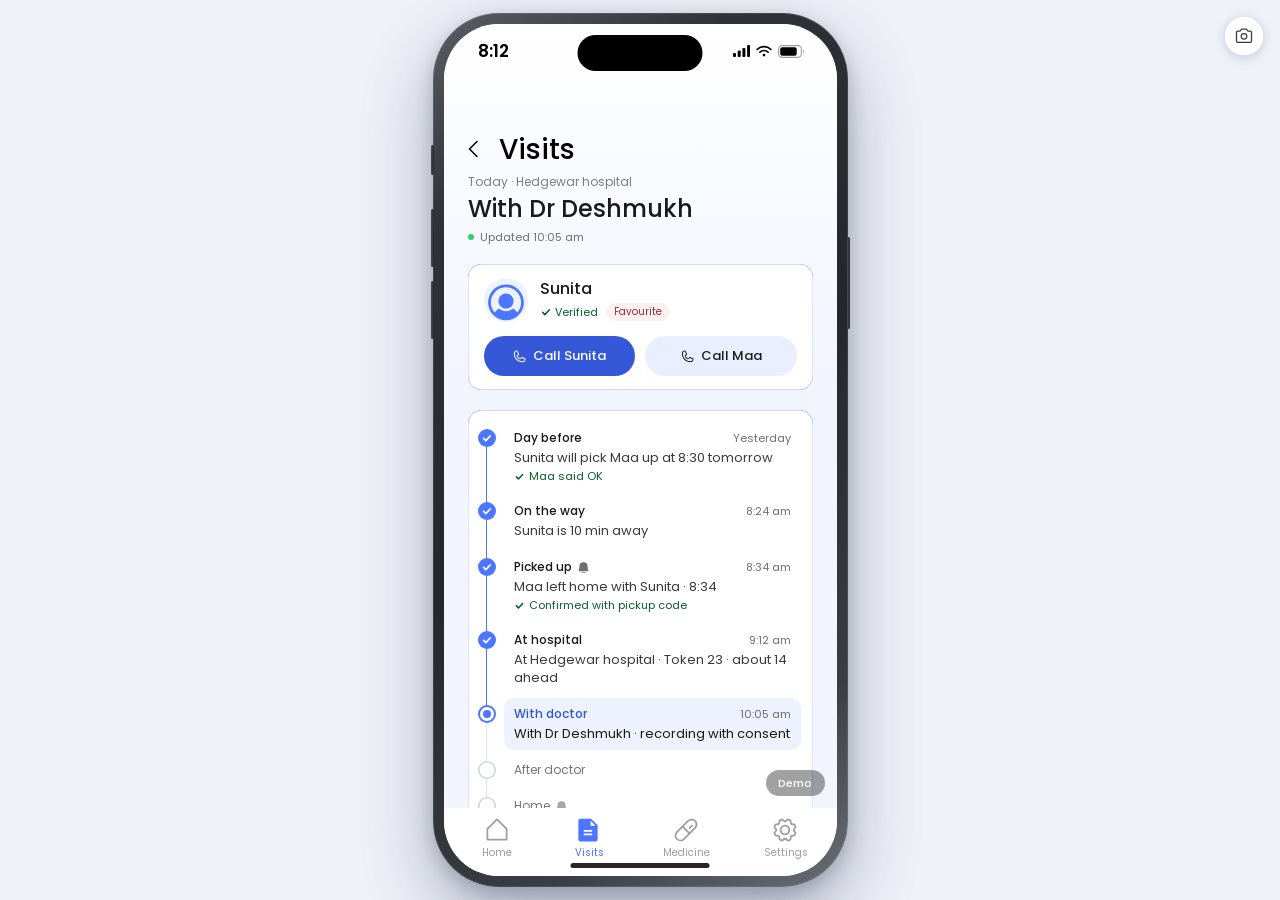
<file: upcoming-visit.html>
<!DOCTYPE html>
<html lang="en">
<head>
<meta charset="UTF-8" />
<meta name="viewport" content="width=device-width, initial-scale=1" />
<!-- Swaps the viewport to the design width on a portrait phone. Must run
     before first paint, so it is not deferred. -->
<script src="viewport.js"></script>
<title>Parent Health App — Upcoming visit</title>
<link rel="preconnect" href="https://fonts.googleapis.com" />
<link rel="preconnect" href="https://fonts.gstatic.com" crossorigin />
<link href="https://fonts.googleapis.com/css2?family=Poppins:ital,wght@0,400;0,500;0,600;1,400&display=swap" rel="stylesheet" crossorigin="anonymous" />
<link rel="stylesheet" href="upcoming-visit.css" />
</head>
<body>
  <!-- ── iPhone 16 device shell ──────────────────────────────── -->
  <div class="device">
    <div class="device__btn device__btn--action"></div>
    <div class="device__btn device__btn--volup"></div>
    <div class="device__btn device__btn--voldown"></div>
    <div class="device__btn device__btn--power"></div>

    <div class="device__screen">

  <!-- Upcoming visit detail. Same header component as "iPhone 16 - 3"
       (the 28 SEP view) — caret, title, eyebrow, chip, date, hospital,
       reason, rule — but the body carries only what exists BEFORE a
       visit happens. No summary, prescription or recording: none of
       those can exist yet. -->
  <div class="screen">

   <div class="screen__scroll">
    <div class="screen__canvas">

     <!-- ── Header ─────────────────────────────────────────── -->
     <div class="uv-head">
       <a class="uv-back" href="visits.html" aria-label="Back to Visits">
         <img src="assets/caret-left.svg" alt="" />
       </a>

       <h1 class="uv-title">Visits</h1>

       <button class="uv-delete" id="deleteVisit" type="button">
         <svg width="16" height="16" viewBox="0 0 16 16" fill="none" aria-hidden="true">
           <path d="M2.5 4h11M6.2 4V2.8a.8.8 0 0 1 .8-.8h2a.8.8 0 0 1 .8.8V4M12.3 4l-.6 8.6a1 1 0 0 1-1 .9H5.3a1 1 0 0 1-1-.9L3.7 4"
                 stroke="currentColor" stroke-width="1.4" stroke-linecap="round" stroke-linejoin="round" />
           <path d="M6.6 6.8v4M9.4 6.8v4" stroke="currentColor" stroke-width="1.4" stroke-linecap="round" />
         </svg>
         <span>Delete</span>
       </button>

       <p class="uv-ago" id="ago">In 4 days</p>

       <div class="chip chip--helper" id="helperChip">
         <span class="chip__label">Helper assigned</span>
       </div>

       <p class="uv-date" id="date">24 OCT</p>

       <div class="uv-hospital">
         <p class="uv-hospital__name" id="hospital">Hedgewar hospital</p>
         <p class="uv-hospital__doctor" id="doctor">Dr Ranjana Deshmukh</p>
       </div>

       <div class="uv-reason">
         <p class="uv-reason__label">Reason</p>
         <p class="uv-reason__text" id="reason">Monthly follow up appointment</p>
       </div>

       <img class="uv-rule" src="assets/vd-line344.svg" alt="" />
     </div>

     <!-- ── Body ───────────────────────────────────────────── -->
     <div class="uv-body">

       <!-- When -->
       <section class="uv-block">
         <p class="uv-block__label">When</p>
         <p class="uv-when" id="whenLong">Saturday, 24 October</p>
         <p class="uv-when__sub" id="whenSub">11:00 am at the clinic</p>
       </section>

       <!-- Helper -->
       <section class="uv-block" id="helperBlock">
         <p class="uv-block__label">Helper</p>

         <div class="uv-helper">
           <div class="uv-helper__top">
             <img class="uv-helper__avatar" src="assets/set-avatar.svg" alt="" />
             <div class="uv-helper__body">
               <p class="uv-helper__name" id="helperName">Sunita</p>
               <p class="uv-helper__role" id="helperRole">Escort to hospital</p>
             </div>
             <span class="uv-helper__badge">Assigned</span>
           </div>

           <div class="uv-helper__rule"></div>

           <div class="uv-helper__row">
             <p class="uv-helper__k">Picks up at</p>
             <p class="uv-helper__v" id="pickup">8:30 am</p>
           </div>
           <div class="uv-helper__row">
             <p class="uv-helper__k">From</p>
             <p class="uv-helper__v" id="address">12 Shivaji Nagar, Garkheda</p>
           </div>
         </div>

         <div class="uv-notice">
           <span class="uv-notice__tick" aria-hidden="true"></span>
           <span>Helper details will be shared a day before the visit.</span>
         </div>
       </section>

       <!-- Questions -->
       <section class="uv-block" id="questionsBlock">
         <p class="uv-block__label">Questions for the doctor</p>
         <ol class="uv-qlist" id="questions">
           <li>&ldquo;Ask about knee pain&rdquo;</li>
           <li>&ldquo;Is the BP tablet dose still right?&rdquo;</li>
         </ol>
         <p class="uv-sub">Aai can add her own before the visit &mdash; they appear here too.</p>
       </section>

       <!-- Tests -->
       <section class="uv-block" id="testsBlock">
         <p class="uv-block__label">Tests to do at this visit</p>
         <ul class="uv-list" id="tests">
           <li>HbA1c</li>
           <li>Kidney function</li>
         </ul>
       </section>

       <!-- After the visit -->
       <section class="uv-block" id="afterBlock">
         <p class="uv-block__label">After the visit</p>
         <p class="uv-after" id="afterText">Medicines will be bought on the way back.</p>
       </section>

       <!-- Care circle -->
       <section class="uv-block">
         <p class="uv-block__label">Who else is notified</p>
         <div class="uv-people">
           <img src="assets/set-avatar.svg" alt="" />
           <img src="assets/set-avatar.svg" alt="" />
           <div>
             <p class="uv-people__names" id="notified">Hanu, Abhishek</p>
             <p class="uv-people__sub">From Care Circle</p>
           </div>
         </div>
       </section>

     </div><!-- /.uv-body -->

     <!-- ── Visit in progress ──────────────────────────────────
          Replaces the header detail and the body above from the day
          before the visit onwards. Built for one glance: the stage, who
          has Maa, what has happened, what it cost. upcoming-visit.js
          fills it; the stage list itself lives there. -->
     <div class="lv" id="live" hidden>

       <div class="lv-banner" id="lvBanner" role="alert" hidden></div>

       <header class="lv-status">
         <p class="lv-status__eyebrow" id="lvEyebrow">Today &middot; Hedgewar hospital</p>
         <p class="lv-status__line" id="lvLine">With Dr Deshmukh</p>
         <p class="lv-status__updated" id="lvUpdated">Updated 10:05 am</p>
       </header>

       <section class="lv-card lv-helper" aria-label="Helper">
         <div class="lv-helper__top">
           <img class="lv-helper__photo" src="assets/set-avatar.svg" alt="" />
           <div class="lv-helper__body">
             <p class="lv-helper__name" id="lvHelperName">Sunita</p>
             <div class="lv-helper__tags">
               <span class="lv-verified"><svg viewBox="0 0 16 16" aria-hidden="true"><path d="M3.5 8.5l3 3 6-6.5" /></svg>Verified</span>
               <span class="lv-tag" id="lvHelperTag">Favourite</span>
             </div>
           </div>
         </div>
         <div class="lv-helper__actions">
           <button class="lv-btn lv-btn--primary" type="button" id="lvCallHelper" data-call="Sunita">
             <svg viewBox="0 0 256 256" aria-hidden="true"><path id="lvPhone" d="M222.37,158.46l-47.11-21.11-.13-.06a16,16,0,0,0-15.17,1.4,8.12,8.12,0,0,0-.75.56L134.87,160c-15.42-7.49-31.34-23.29-38.83-38.51l20.78-24.71c.2-.25.39-.5.57-.77a16,16,0,0,0,1.32-15.06l0-.12L97.54,33.64a16,16,0,0,0-16.62-9.52A56.26,56.26,0,0,0,32,80c0,79.4,64.6,144,144,144a56.26,56.26,0,0,0,55.88-48.92A16,16,0,0,0,222.37,158.46ZM176,208A128.14,128.14,0,0,1,48,80,40.2,40.2,0,0,1,82.87,40a.61.61,0,0,0,0,.12l21,47L83.2,111.86a6.13,6.13,0,0,0-.57.77,16,16,0,0,0-1,15.7c9.06,18.53,27.73,37.06,46.46,46.11a16,16,0,0,0,15.75-1.14,8.44,8.44,0,0,0,.74-.56L168.89,152l47,21.05h0s.08,0,.11,0A40.21,40.21,0,0,1,176,208Z" /></svg>
             <span id="lvCallHelperLabel">Call Sunita</span>
           </button>
           <button class="lv-btn" type="button" data-call="Maa">
             <svg viewBox="0 0 256 256" aria-hidden="true"><use href="#lvPhone" /></svg>
             <span>Call Maa</span>
           </button>
         </div>
       </section>

       <section class="lv-card lv-timeline" aria-label="Visit stages">
         <ol class="lv-steps" id="lvSteps"></ol>
       </section>

       <section class="lv-block">
         <p class="lv-block__label">Questions for the doctor</p>
         <div class="lv-card">
           <ul class="lv-qs" id="lvQuestions"></ul>
           <p class="lv-note" id="lvQNote">Sunita ticks each one when she asks it.</p>
         </div>
       </section>

       <section class="lv-block">
         <p class="lv-block__label">Spent so far</p>
         <div class="lv-card lv-spend">
           <p class="lv-spend__total" id="lvTotal">&#8377;0</p>
           <p class="lv-note lv-spend__by" id="lvSpendBy">Nothing spent yet</p>
           <ul class="lv-spend__list" id="lvSpend"></ul>
         </div>
       </section>

       <p class="lv-reason">Reason &middot; <span id="lvReason">Monthly follow up appointment</span></p>
     </div><!-- /.lv -->

    </div><!-- /.screen__canvas -->
   </div><!-- /.screen__scroll -->

    <!-- Deleting a booked visit cancels a helper and tells three people,
         so it asks first. Lives outside .screen__scroll so it covers the
         tab bar too. -->
    <div class="uv-sheet" id="deleteSheet" hidden>
      <div class="uv-sheet__scrim" data-close></div>
      <div class="uv-sheet__panel" role="dialog" aria-modal="true" aria-labelledby="sheetTitle">
        <p class="uv-sheet__title" id="sheetTitle">Delete this visit?</p>
        <p class="uv-sheet__body" id="sheetBody">
          The 24 OCT appointment will be removed. Sunita and the Care Circle
          will be told it is cancelled.
        </p>
        <div class="uv-sheet__actions">
          <button class="uv-sheet__btn uv-sheet__btn--keep" type="button" data-close>Keep visit</button>
          <button class="uv-sheet__btn uv-sheet__btn--del" id="confirmDelete" type="button">Delete</button>
        </div>
      </div>
    </div>

    <!-- Receipts and the prescription open here: a photo the helper
         uploaded, with the facts that matter above it. -->
    <div class="uv-sheet" id="docSheet" hidden>
      <div class="uv-sheet__scrim" data-close-doc></div>
      <div class="uv-sheet__panel" role="dialog" aria-modal="true" aria-labelledby="docTitle">
        <p class="lv-doc__eyebrow" id="docEyebrow">Receipt</p>
        <p class="uv-sheet__title" id="docTitle">Medicines</p>
        <dl class="lv-doc__rows" id="docRows"></dl>
        <div class="lv-doc__photo" aria-hidden="true">
          <span></span><span></span><span></span><span class="is-short"></span>
          <p id="docPhotoLabel">Photo uploaded by Sunita</p>
        </div>
        <div class="uv-sheet__actions">
          <button class="uv-sheet__btn uv-sheet__btn--keep" type="button" data-close-doc>Close</button>
        </div>
      </div>
    </div>

    <div class="lv-toast" id="lvToast" role="status" aria-live="polite" hidden></div>

    <!-- Presenter controls. Not part of the design: a quiet pill in the
         corner that steps the visit through its stages and exceptions.
         The state is also in the URL, so any moment can be opened
         directly: ?id=seed-1&stage=5&issue=none -->
    <div class="demo" id="demo" hidden>
      <div class="demo__panel" id="demoPanel" hidden>
        <p class="demo__stage" id="demoStage">Not started</p>
        <div class="demo__row">
          <button class="demo__btn" type="button" id="demoPrev">Previous stage</button>
          <button class="demo__btn demo__btn--next" type="button" id="demoNext">Next stage</button>
        </div>
        <label class="demo__label" for="demoIssue">Exception</label>
        <select class="demo__select" id="demoIssue">
          <option value="none">None</option>
          <option value="helper-late">Helper late</option>
          <option value="doctor-absent">Doctor absent</option>
          <option value="not-ready">Maa not ready</option>
          <option value="emergency">Emergency</option>
        </select>
        <button class="demo__reset" type="button" id="demoReset">Reset</button>
      </div>
      <button class="demo__pill" type="button" id="demoPill" aria-expanded="false" aria-controls="demoPanel">Demo</button>
    </div>

    <!-- Tab bar — "Navigation bar reports selected" (4:785), since this
         screen sits under the Visits tab, same as the 28 SEP view. -->
    <nav class="tabbar">
      <a class="tabbar__item tabbar__item--home" href="index.html">
        <img class="tabbar__icon" src="assets/nav3-home.svg" alt="" />
        <span class="tabbar__label">Home</span>
      </a>
      <a class="tabbar__item tabbar__item--visits is-active" href="visits.html">
        <img class="tabbar__icon" src="assets/nav3-visits.svg" alt="" />
        <span class="tabbar__label">Visits</span>
      </a>
      <a class="tabbar__item tabbar__item--medicine" href="medicine.html">
        <img class="tabbar__icon" src="assets/nav3-medicine.svg" alt="" />
        <span class="tabbar__label">Medicine</span>
      </a>
      <a class="tabbar__item tabbar__item--settings" href="settings.html">
        <img class="tabbar__icon" src="assets/nav3-settings.svg" alt="" />
        <span class="tabbar__label">Settings</span>
      </a>
    </nav>

  </div><!-- /.screen -->

      <!-- ── iOS chrome ─────────────────────────────────────── -->
      <div class="statusbar" aria-hidden="true">
        <span class="statusbar__time">8:12</span>
        <span class="statusbar__icons">
          <svg class="statusbar__icon" viewBox="0 0 17 12" fill="currentColor">
            <rect x="0"    y="8"   width="3" height="4"  rx="1" />
            <rect x="4.7"  y="5.5" width="3" height="6.5" rx="1" />
            <rect x="9.4"  y="3"   width="3" height="9"  rx="1" />
            <rect x="14.1" y="0"   width="3" height="12" rx="1" />
          </svg>
          <svg class="statusbar__icon" viewBox="0 0 16 12">
            <g fill="none" stroke="currentColor" stroke-width="1.7" stroke-linecap="round">
              <path d="M1.2 4.3a10 10 0 0 1 13.6 0" />
              <path d="M3.9 7.1a6.4 6.4 0 0 1 8.2 0" />
            </g>
            <circle cx="8" cy="10.1" r="1.35" fill="currentColor" />
          </svg>
          <svg class="statusbar__icon statusbar__icon--battery" viewBox="0 0 27 13">
            <rect x="0.6" y="0.6" width="22.8" height="11.8" rx="3.6"
                  fill="none" stroke="currentColor" stroke-opacity="0.38" stroke-width="1.1" />
            <rect x="2.2" y="2.2" width="16.5" height="8.6" rx="2.1" fill="currentColor" />
            <path d="M25.2 4.6v3.8a2.4 2.4 0 0 0 0-3.8z" fill="currentColor" fill-opacity="0.4" />
          </svg>
        </span>
      </div>

      <div class="island" aria-hidden="true"></div>
      <div class="homebar" aria-hidden="true"></div>

    </div><!-- /.device__screen -->
  </div><!-- /.device -->

<script src="app.js"></script>
<script src="upcoming-visit.js"></script>
<!-- Screenshot button: a presenter tool, not part of the design. -->
<script src="snap.js?v=2" defer></script>
</body>
</html>
</file>
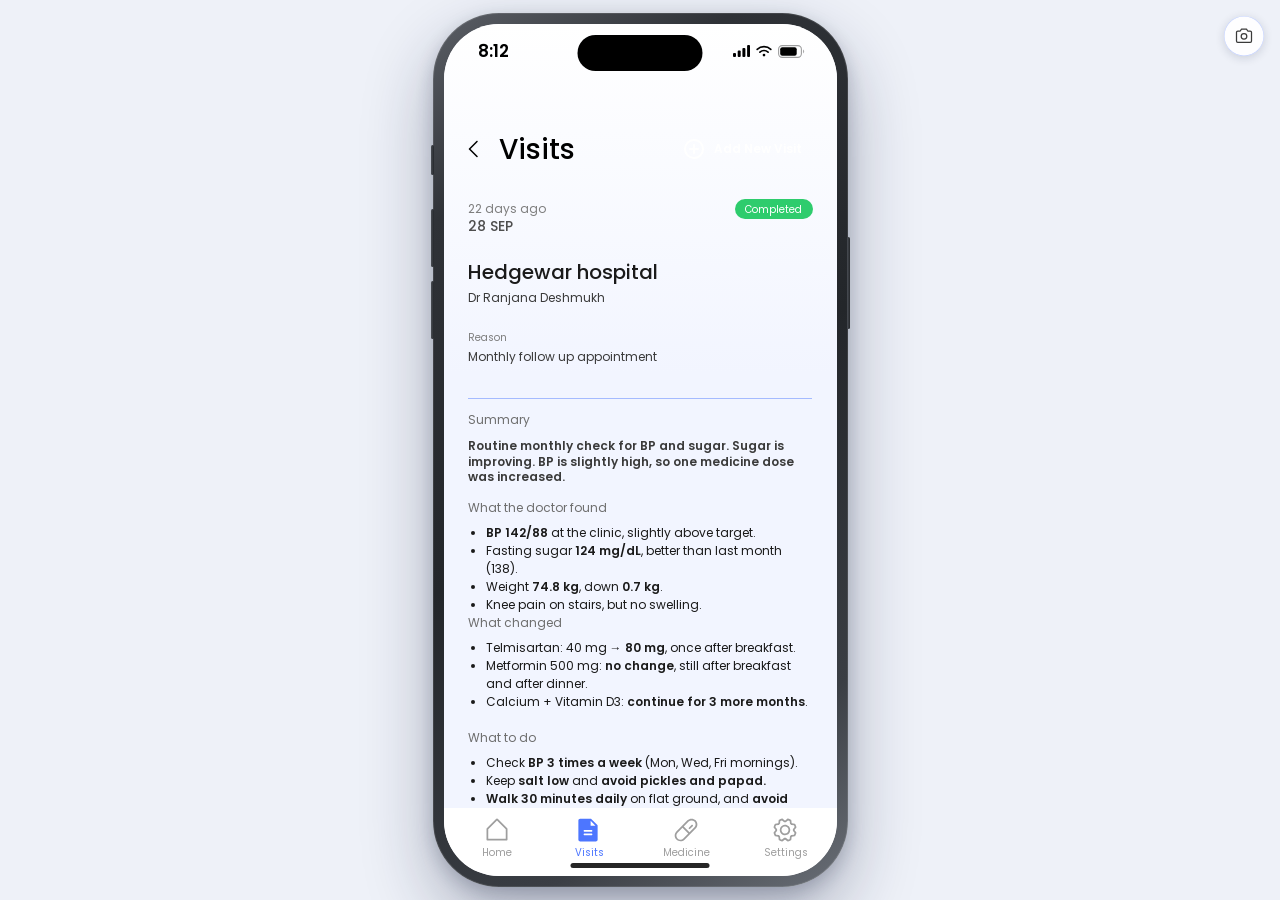
<file: visit-detail.html>
<!DOCTYPE html>
<html lang="en">
<head>
<meta charset="UTF-8" />
<meta name="viewport" content="width=device-width, initial-scale=1" />
<!-- Swaps the viewport to the design width on a portrait phone. Must run
     before first paint, so it is not deferred. -->
<script src="viewport.js"></script>
<title>Parent Health App — Visit detail</title>
<link rel="preconnect" href="https://fonts.googleapis.com" />
<link rel="preconnect" href="https://fonts.gstatic.com" crossorigin />
<link href="https://fonts.googleapis.com/css2?family=Poppins:ital,wght@0,400;0,500;0,600;1,400&display=swap" rel="stylesheet" crossorigin="anonymous" />
<link rel="stylesheet" href="visit-detail.css" />
</head>
<body>
  <!-- ── iPhone 16 device shell ──────────────────────────────── -->
  <div class="device">
    <div class="device__btn device__btn--action"></div>
    <div class="device__btn device__btn--volup"></div>
    <div class="device__btn device__btn--voldown"></div>
    <div class="device__btn device__btn--power"></div>

    <div class="device__screen">

  <!-- iPhone 16 - 3 · canvas 393 x 1804 above the tab bar -->
  <div class="screen" data-node-id="4:262">

   <div class="screen__scroll">
    <div class="screen__canvas">

    <!-- Back to Visits -->
    <a class="vd-back" href="visits.html" aria-label="Back to Visits" data-node-id="4:304">
      <img src="assets/caret-left.svg" alt="" />
    </a>

    <h1 class="vd-title" data-node-id="4:263">Visits</h1>

    <img class="vd-add__icon" src="assets/icon-add-vd.svg" alt="" data-node-id="4:285" />
    <p class="vd-add__label" data-node-id="4:274">Add New Visit</p>

    <p class="vd-ago" data-node-id="4:287">22 days ago</p>

    <div class="chip chip--done" data-node-id="4:289">
      <span class="chip__label" data-node-id="4:290">Completed</span>
    </div>

    <p class="vd-date" data-node-id="4:292">28 SEP</p>

    <div class="vd-hospital" data-node-id="4:308">
      <p class="vd-hospital__name" data-node-id="4:293">Hedgewar hospital</p>
      <p class="vd-hospital__doctor" data-node-id="4:294">Dr Ranjana Deshmukh</p>
    </div>

    <div class="vd-reason" data-node-id="4:307">
      <p class="vd-reason__label" data-node-id="4:288">Reason</p>
      <p class="vd-reason__text" data-node-id="4:291">Monthly follow up appointment</p>
    </div>

    <img class="vd-rule" src="assets/vd-line344.svg" alt="" data-node-id="4:387" />

    <!-- ── Summary ──────────────────────────────────────────── -->
    <div class="vd-block vd-block--summary" data-node-id="4:323">
      <p class="vd-block__label" data-node-id="4:306">Summary</p>
      <p class="vd-summary__text" data-node-id="4:309">Routine monthly check for BP and sugar. Sugar is improving. BP is slightly high, so one medicine dose was increased.</p>
    </div>

    <!-- ── What the doctor found ────────────────────────────── -->
    <div class="vd-block vd-block--found" data-node-id="4:322">
      <p class="vd-block__label" data-node-id="4:311">What the doctor found</p>
      <ul class="vd-list" data-node-id="4:312">
        <li><b>BP 142/88</b> at the clinic, slightly above target.</li>
        <li>Fasting sugar <b>124 mg/dL</b>, better than last month (138).</li>
        <li>Weight <b>74.8 kg</b>, down <b>0.7 kg</b>.</li>
        <li>Knee pain on stairs, but no swelling.</li>
      </ul>
    </div>

    <!-- ── What changed ─────────────────────────────────────── -->
    <div class="vd-block vd-block--changed" data-node-id="4:324">
      <p class="vd-block__label" data-node-id="4:325">What changed</p>
      <ul class="vd-list" data-node-id="4:326">
        <li>Telmisartan: 40 mg &rarr; <b>80 mg</b>, once after breakfast.</li>
        <li>Metformin 500 mg: <b>no change</b>, still after breakfast and after dinner.</li>
        <li>Calcium + Vitamin D3: <b>continue for 3 more months</b>.</li>
      </ul>
    </div>

    <!-- ── What to do ───────────────────────────────────────── -->
    <div class="vd-block vd-block--todo" data-node-id="4:327">
      <p class="vd-block__label" data-node-id="4:328">What to do</p>
      <ul class="vd-list" data-node-id="4:329">
        <li>Check <b>BP 3 times a week</b> (Mon, Wed, Fri mornings).</li>
        <li>Keep <b>salt low</b> and <b>avoid pickles and papad.</b></li>
        <li><b>Walk 30 minutes daily</b> on flat ground, and <b>avoid stairs where possible.</b></li>
        <li>Go to the doctor right away if there is dizziness or a headache that won't go away.</li>
      </ul>
    </div>

    <!-- ── Your questions ───────────────────────────────────── -->
    <div class="vd-block vd-block--questions" data-node-id="4:340">
      <div data-node-id="4:330">
        <p class="vd-block__label" data-node-id="4:331">Your questions</p>
      </div>
      <div class="vd-qa" data-node-id="4:339">
        <div class="vd-qa__item" data-node-id="4:333">
          <ol class="vd-qa__q" start="1" data-node-id="4:334"><li>"Can Papa keep taking the ayurvedic powder?"</li></ol>
          <p class="vd-qa__a" data-node-id="4:335">The doctor said to stop it for now and bring the packet next time.</p>
        </div>
        <div class="vd-qa__item" data-node-id="4:336">
          <ol class="vd-qa__q" start="2" data-node-id="4:337"><li>"Is the knee pain serious?"</li></ol>
          <p class="vd-qa__a" data-node-id="4:338">The doctor said it's age-related wear. Continue the gel and exercises, and see an ortho if it gets worse.</p>
        </div>
      </div>
    </div>

    <!-- ── Medicines bought ─────────────────────────────────── -->
    <div class="vd-meds" data-node-id="4:411">
      <span class="vd-meds__icon" data-node-id="4:399"><img src="assets/pill-icon.svg" alt="" /></span>
      <div class="vd-meds__body" data-node-id="4:396">
        <p class="vd-block__label" data-node-id="4:397">Medicines bought</p>
        <ol class="vd-meds__list" start="1" data-node-id="4:398">
          <li>Telmisartan 80 mg (30 tabs).</li>
          <li>Metformin 500 mg (60 tabs).</li>
        </ol>
      </div>
    </div>

    <!-- ── Follow up created ────────────────────────────────── -->
    <section class="card vd-followup" data-node-id="4:341">
      <p class="vd-fu__eyebrow" data-node-id="4:342">Follow up created</p>
      <div class="chip chip--helper" data-node-id="4:344">
        <span class="chip__label" data-node-id="4:345">Helper assigned</span>
      </div>
      <p class="vd-fu__date" data-node-id="4:347">24 OCT</p>
      <p class="vd-fu__place" data-node-id="4:348">Hedgewar hospital</p>
      <p class="vd-fu__doctor" data-node-id="4:349">Dr Ranjana Deshmukh</p>
      <img class="vd-fu__divider" src="assets/vd-line305.svg" alt="" data-node-id="4:383" />
      <p class="vd-fu__label" data-node-id="4:343">Tests</p>
      <p class="vd-fu__text" data-node-id="4:346">HbA1c and kidney function test (creatinine), before the this visit.</p>
    </section>

    <!-- ── Helper ───────────────────────────────────────────── -->
    <section class="vd-helper" data-node-id="4:361">
      <img class="vd-helper__avatar" src="assets/user-circle.svg" alt="" data-node-id="4:350" />
      <p class="vd-helper__name" data-node-id="4:368">Suresh Patil</p>
      <p class="vd-helper__role" data-node-id="4:362">Helper</p>
      <img class="vd-helper__tick" src="assets/vd-line28.svg" alt="" data-node-id="4:371" />
      <p class="vd-helper__pickup" data-node-id="4:369">Picked up 9:40 am</p>
      <p class="vd-helper__home" data-node-id="4:370">Home by 1:15 pm.</p>
      <div class="vd-helper__heart-slot" data-node-id="4:394"></div>

      <img class="vd-helper__rule vd-helper__rule--1" src="assets/vd-line305.svg" alt="" data-node-id="4:384" />
      <img class="vd-helper__stars" src="assets/stars.svg" alt="" data-node-id="4:385" />
      <p class="vd-helper__rate" data-node-id="4:386">Rate the helper</p>
      <img class="vd-helper__heart" src="assets/heart.svg" alt="" data-node-id="4:395" />

      <img class="vd-helper__rule vd-helper__rule--2" src="assets/vd-line305.svg" alt="" data-node-id="4:388" />
      <div class="vd-thumb vd-thumb--1" data-node-id="4:389"></div>
      <div class="vd-thumb vd-thumb--2" data-node-id="4:390"></div>
      <p class="vd-helper__receipts" data-node-id="4:391">2+ receipts</p>
      <div class="chip chip--paid" data-node-id="4:392">
        <span class="chip__label" data-node-id="4:393">&nbsp;Paid</span>
      </div>
    </section>

    <!-- ── Summary made from ────────────────────────────────── -->
    <div class="vd-source" data-node-id="4:570">
      <p class="vd-block__label" data-node-id="4:413">Summary made from</p>
      <div class="vd-source__body" data-node-id="4:569">
        <div class="vd-source__row" data-node-id="4:568">
          <div class="vd-thumb" data-node-id="4:415"></div>
          <p class="vd-source__caption" data-node-id="4:416">Priscription</p>
        </div>
        <div class="vd-source__bar" data-node-id="4:418"></div>
      </div>
    </div>

    <img class="vd-play" src="assets/play-circle.svg" alt="" data-node-id="4:419" />
    <span class="vd-play__tri" data-node-id="4:420"><img src="assets/play-tri.svg" alt="" /></span>
    <p class="vd-recording" data-node-id="4:421">Recording 326d7218</p>

    </div><!-- /.screen__canvas -->
   </div><!-- /.screen__scroll -->

    <!-- Tab bar — "Navigation bar reports selected" (4:785), since
         this screen sits under the Visits tab. -->
    <nav class="tabbar" data-node-id="4:785">
      <a class="tabbar__item tabbar__item--home" href="index.html">
        <img class="tabbar__icon" src="assets/nav3-home.svg" alt="" />
        <span class="tabbar__label">Home</span>
      </a>
      <a class="tabbar__item tabbar__item--visits is-active" href="visits.html">
        <img class="tabbar__icon" src="assets/nav3-visits.svg" alt="" />
        <span class="tabbar__label">Visits</span>
      </a>
      <a class="tabbar__item tabbar__item--medicine" href="medicine.html">
        <img class="tabbar__icon" src="assets/nav3-medicine.svg" alt="" />
        <span class="tabbar__label">Medicine</span>
      </a>
      <a class="tabbar__item tabbar__item--settings" href="settings.html">
        <img class="tabbar__icon" src="assets/nav3-settings.svg" alt="" />
        <span class="tabbar__label">Settings</span>
      </a>
    </nav>

  </div><!-- /.screen -->

      <!-- ── iOS chrome ─────────────────────────────────────── -->
      <div class="statusbar" aria-hidden="true">
        <span class="statusbar__time">8:12</span>
        <span class="statusbar__icons">
          <svg class="statusbar__icon" viewBox="0 0 17 12" fill="currentColor">
            <rect x="0"    y="8"   width="3" height="4"  rx="1" />
            <rect x="4.7"  y="5.5" width="3" height="6.5" rx="1" />
            <rect x="9.4"  y="3"   width="3" height="9"  rx="1" />
            <rect x="14.1" y="0"   width="3" height="12" rx="1" />
          </svg>
          <svg class="statusbar__icon" viewBox="0 0 16 12">
            <g fill="none" stroke="currentColor" stroke-width="1.7" stroke-linecap="round">
              <path d="M1.2 4.3a10 10 0 0 1 13.6 0" />
              <path d="M3.9 7.1a6.4 6.4 0 0 1 8.2 0" />
            </g>
            <circle cx="8" cy="10.1" r="1.35" fill="currentColor" />
          </svg>
          <svg class="statusbar__icon statusbar__icon--battery" viewBox="0 0 27 13">
            <rect x="0.6" y="0.6" width="22.8" height="11.8" rx="3.6"
                  fill="none" stroke="currentColor" stroke-opacity="0.38" stroke-width="1.1" />
            <rect x="2.2" y="2.2" width="16.5" height="8.6" rx="2.1" fill="currentColor" />
            <path d="M25.2 4.6v3.8a2.4 2.4 0 0 0 0-3.8z" fill="currentColor" fill-opacity="0.4" />
          </svg>
        </span>
      </div>

      <div class="island" aria-hidden="true"></div>
      <div class="homebar" aria-hidden="true"></div>

    </div><!-- /.device__screen -->
  </div><!-- /.device -->
<!-- Screenshot button: a presenter tool, not part of the design. -->
<script src="snap.js?v=2" defer></script>
</body>
</html>
</file>
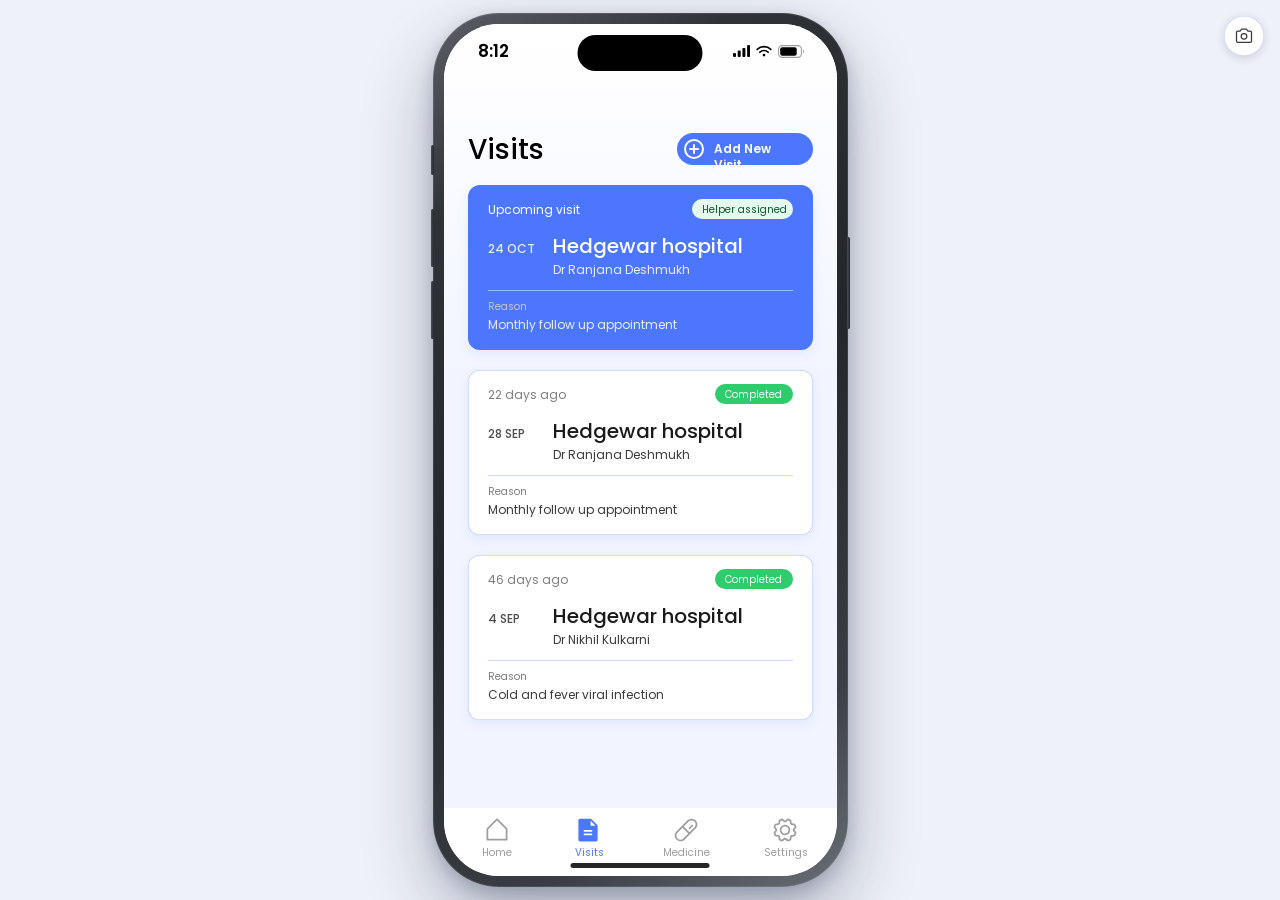
<file: visits.html>
<!DOCTYPE html>
<html lang="en">
<head>
<meta charset="UTF-8" />
<meta name="viewport" content="width=device-width, initial-scale=1" />
<!-- Swaps the viewport to the design width on a portrait phone. Must run
     before first paint, so it is not deferred. -->
<script src="viewport.js"></script>
<title>Parent Health App — Visits</title>
<link rel="preconnect" href="https://fonts.googleapis.com" />
<link rel="preconnect" href="https://fonts.gstatic.com" crossorigin />
<link href="https://fonts.googleapis.com/css2?family=Poppins:ital,wght@0,400;0,500;0,600;1,400&display=swap" rel="stylesheet" crossorigin="anonymous" />
<link rel="stylesheet" href="visits.css" />
</head>
<body>
  <!-- ── iPhone 16 device shell ──────────────────────────────── -->
  <div class="device">
    <div class="device__btn device__btn--action"></div>
    <div class="device__btn device__btn--volup"></div>
    <div class="device__btn device__btn--voldown"></div>
    <div class="device__btn device__btn--power"></div>

    <div class="device__screen">

  <!-- iPhone 16 - 2 · 393 x 852.
       Content ends at 696 and the tab bar sits at 784, so this screen
       fits the viewport with nothing to scroll. -->
  <div class="screen" data-node-id="4:135">

   <div class="screen__scroll">
    <div class="screen__canvas">

    <h1 class="page-title" data-node-id="4:137">Visits</h1>

    <a class="btn-add-visit" href="add-visit.html" data-node-id="4:138">
      <img class="btn-add-visit__icon" src="assets/icon-add.svg" alt="" data-node-id="4:234" />
      <span class="btn-add-visit__label" data-node-id="4:223">Add New Visit</span>
    </a>

    <!-- The three visits drawn in Figma. visits.js replaces this list
         with the same three merged with any the user has confirmed,
         sorted by date � so with JS off the designed screen still
         renders exactly as drawn. -->
    <div id="visitList">

    <!-- ── Upcoming visit — filled blue ─────────────────────── -->
    <a class="card visit visit--upcoming" href="upcoming-visit.html?id=seed-1" data-node-id="4:139">
      <p class="visit__eyebrow" data-node-id="4:140">Upcoming visit</p>

      <div class="chip chip--helper" data-node-id="4:142">
        <span class="chip__label" data-node-id="4:143">Helper assigned</span>
      </div>

      <p class="visit__date" data-node-id="4:145">24 OCT</p>
      <p class="visit__place" data-node-id="4:146">Hedgewar hospital</p>
      <p class="visit__doctor" data-node-id="4:147">Dr Ranjana Deshmukh</p>
      <img class="visit__divider" src="assets/divider-visit.svg" alt="" data-node-id="4:378" />
      <p class="visit__reason-label" data-node-id="4:141">Reason</p>
      <p class="visit__reason" data-node-id="4:144">Monthly follow up appointment</p>
    </a>

    <!-- ── Past visit · 28 Sep ──────────────────────────────── -->
    <a class="card visit visit--past" href="visit-detail.html" data-node-id="4:244">
      <p class="visit__eyebrow" data-node-id="4:245">22 days ago</p>

      <div class="chip chip--done" data-node-id="4:247">
        <span class="chip__label" data-node-id="4:248">Completed</span>
      </div>

      <p class="visit__date" data-node-id="4:250">28 SEP</p>
      <p class="visit__place" data-node-id="4:251">Hedgewar hospital</p>
      <p class="visit__doctor" data-node-id="4:252">Dr Ranjana Deshmukh</p>
      <img class="visit__divider" src="assets/divider-visit.svg" alt="" data-node-id="4:379" />
      <p class="visit__reason-label" data-node-id="4:246">Reason</p>
      <p class="visit__reason" data-node-id="4:249">Monthly follow up appointment</p>
    </a>

    <!-- ── Past visit · 4 Sep ───────────────────────────────── -->
    <section class="card visit visit--past" data-node-id="4:253">
      <p class="visit__eyebrow" data-node-id="4:254">46 days ago</p>

      <div class="chip chip--done" data-node-id="4:256">
        <span class="chip__label" data-node-id="4:257">Completed</span>
      </div>

      <p class="visit__date" data-node-id="4:259">4 SEP</p>
      <p class="visit__place" data-node-id="4:260">Hedgewar hospital</p>
      <p class="visit__doctor" data-node-id="4:261">Dr Nikhil Kulkarni</p>
      <img class="visit__divider" src="assets/divider-visit.svg" alt="" data-node-id="4:380" />
      <p class="visit__reason-label" data-node-id="4:255">Reason</p>
      <p class="visit__reason" data-node-id="4:258">Cold and fever viral infection</p>
    </section>

    </div><!-- /#visitList -->

    </div><!-- /.screen__canvas -->
   </div><!-- /.screen__scroll -->

    <div class="toast" id="toast" hidden>
      <span class="toast__tick" aria-hidden="true"></span>
      <span>Visit added. Helper details a day before.</span>
    </div>

    <!-- ── Tab bar ──────────────────────────────────────────────
         Component "Navigation bar reports selected" (4:785). -->
    <nav class="tabbar" data-node-id="4:785">
      <a class="tabbar__item tabbar__item--home" href="index.html" data-node-id="4:790">
        <img class="tabbar__icon" src="assets/nav3-home.svg" alt="" />
        <span class="tabbar__label" data-node-id="4:786">Home</span>
      </a>
      <a class="tabbar__item tabbar__item--visits is-active" href="#" data-node-id="4:753">
        <img class="tabbar__icon" src="assets/nav3-visits.svg" alt="" />
        <span class="tabbar__label" data-node-id="4:787">Visits</span>
      </a>
      <a class="tabbar__item tabbar__item--medicine" href="medicine.html" data-node-id="4:798">
        <img class="tabbar__icon" src="assets/nav3-medicine.svg" alt="" />
        <span class="tabbar__label" data-node-id="4:789">Medicine</span>
      </a>
      <a class="tabbar__item tabbar__item--settings" href="settings.html" data-node-id="4:794">
        <img class="tabbar__icon" src="assets/nav3-settings.svg" alt="" />
        <span class="tabbar__label" data-node-id="4:788">Settings</span>
      </a>
    </nav>

  </div><!-- /.screen -->

      <!-- ── iOS chrome ─────────────────────────────────────── -->
      <div class="statusbar" aria-hidden="true">
        <span class="statusbar__time">8:12</span>
        <span class="statusbar__icons">
          <svg class="statusbar__icon" viewBox="0 0 17 12" fill="currentColor">
            <rect x="0"    y="8"   width="3" height="4"  rx="1" />
            <rect x="4.7"  y="5.5" width="3" height="6.5" rx="1" />
            <rect x="9.4"  y="3"   width="3" height="9"  rx="1" />
            <rect x="14.1" y="0"   width="3" height="12" rx="1" />
          </svg>
          <svg class="statusbar__icon" viewBox="0 0 16 12">
            <g fill="none" stroke="currentColor" stroke-width="1.7" stroke-linecap="round">
              <path d="M1.2 4.3a10 10 0 0 1 13.6 0" />
              <path d="M3.9 7.1a6.4 6.4 0 0 1 8.2 0" />
            </g>
            <circle cx="8" cy="10.1" r="1.35" fill="currentColor" />
          </svg>
          <svg class="statusbar__icon statusbar__icon--battery" viewBox="0 0 27 13">
            <rect x="0.6" y="0.6" width="22.8" height="11.8" rx="3.6"
                  fill="none" stroke="currentColor" stroke-opacity="0.38" stroke-width="1.1" />
            <rect x="2.2" y="2.2" width="16.5" height="8.6" rx="2.1" fill="currentColor" />
            <path d="M25.2 4.6v3.8a2.4 2.4 0 0 0 0-3.8z" fill="currentColor" fill-opacity="0.4" />
          </svg>
        </span>
      </div>

      <div class="island" aria-hidden="true"></div>
      <div class="homebar" aria-hidden="true"></div>

    </div><!-- /.device__screen -->
  </div><!-- /.device -->
<script src="app.js"></script>
<script src="visits.js"></script>
<!-- Screenshot button: a presenter tool, not part of the design. -->
<script src="snap.js?v=2" defer></script>
</body>
</html>
</file>
<file: home.css>
/* ============================================================
   Home screen — "iPhone 16 - 1" (1:2)
   Device shell, iOS chrome, scroller and tab bar live in
   shell.css, shared with every other screen.
   ============================================================ */

@import url("shell.css");

/* ---- Greeting --------------------------------------------- */
.greeting-hey {
  position: absolute;
  left: 24px;
  top: 86px;
  width: 38px;
  height: 22px;
  font-size: 16px;
  line-height: 22px;
  color: var(--text-500);
}

.greeting-name {
  position: absolute;
  left: 24px;
  top: 110px;
  width: 84px;
  height: 31px;
  font-size: 28px;
  font-weight: 500;
  line-height: 31px;
  color: #000000;
}

/* ---- Add New Visit ---------------------------------------- */
.btn-add-visit {
  position: absolute;
  left: 233px;
  top: 109px;
  width: 136px;
  height: 32px;
  padding: 0;
  border: 0;
  border-radius: var(--radius-pill);
  background: var(--blue);
  font-family: inherit;
  cursor: pointer;
  transition: filter 0.15s ease, transform 0.15s ease;
}

.btn-add-visit:hover  { filter: brightness(1.06); }
.btn-add-visit:active { transform: scale(0.98); }

/* 18x18 node; the exported SVG carries a 1px stroke overhang each
   side, so it renders 20x20 offset by -1. */
.btn-add-visit__icon {
  position: absolute;
  left: 7px;
  top: 6px;
  width: 20px;
  height: 20px;
  display: block;
}

.btn-add-visit__label {
  position: absolute;
  left: 37px;
  top: 8px;
  width: 84px;
  height: 16px;
  font-size: 12px;
  font-weight: 600;
  line-height: 16px;
  color: #ffffff;
  text-align: left;
}

/* ---- Upcoming visit card ---------------------------------- */
.visit-card,
.medicine { box-shadow: inset 0 0 0 0.5px var(--hairline), var(--card-shadow); }

.visit-card {
  left: 24px;
  top: 161px;
  width: 345px;
  height: 165px;
}


/* Leading model — every text node in this card reports `leading: normal`
   in Figma, and the designer then dragged the BOX shorter than the line
   it holds: a 12px line whose natural box is 18px is drawn 13px tall.
   Figma top-aligns text in a fixed box, so the first baseline sits one
   ascent below `top` and the glyphs simply overhang the bottom edge.

   Setting line-height to the box height instead — which is what these
   rules used to do — makes CSS distribute NEGATIVE half-leading and
   vertically centre the glyphs, lifting each line by a different amount
   depending on its font size. That is precisely what pulled "24 OCT"
   out of line with "Hedgewar hospital": the 20px line rose 3px, the
   12px line only 1.5px, so the date ended up hanging 1.5px low. With
   `normal` both baselines land on 68, exactly as drawn.

   The `height` declarations below are kept: they are the Figma box, and
   they still describe the node even though the text overhangs them. */
.visit-card__eyebrow {
  position: absolute;
  left: 20px;
  top: 16px;
  width: 92px;
  height: 16px;
  font-size: 12px;
  line-height: normal;
  color: var(--text-400);
}

/* Helper assigned — 101 x 20, content 81 + 10px padding each side */
.chip {
  position: absolute;
  display: flex;
  align-items: center;
  justify-content: center;
  height: 20px;
  padding: 0 10px;
  border-radius: var(--radius-chip);
}

.chip--helper {
  left: 224px;
  top: 14px;
  background: var(--chip-helper-bg);
}

.chip__label {
  width: 81px;
  font-size: 10px;
  line-height: 15px;
  color: var(--chip-helper-ink);
  white-space: nowrap;
}

/* While the 24 OCT visit is under way the chip names the stage instead
   ("With doctor"). Those labels vary in length, so it anchors to the
   card's right edge (345 - 325 = 20) rather than to x 224. Blue while
   things are moving (5.9:1), red when something needs Hanu (5.7:1). */
.chip--live { left: auto; right: 20px; background: #e8eeff; }
.chip--live .chip__label { width: auto; color: #2c4fc7; }
.chip--live.is-settled { background: #e6f9ee; }
.chip--live.is-settled .chip__label { color: #0a5c2c; }
.chip--live.is-issue { background: #fdeceb; }
.chip--live.is-issue .chip__label { color: #b3261e; }

.visit-card__link { position: absolute; inset: 0; z-index: 1; border-radius: inherit; }
.visit-card__link:focus-visible { outline: 2px solid #0462d3; outline-offset: -2px; }
.visit-card:has(.visit-card__link:active) { transform: scale(0.99); }

.visit-card__date {
  position: absolute;
  left: 20px;
  top: 55px;
  width: 43px;
  height: 13px;
  font-size: 12px;
  font-weight: 500;
  line-height: normal;
  color: var(--text-600);
}

.visit-card__place {
  position: absolute;
  left: 85px;
  top: 46px;
  width: 198px;
  height: 22px;
  font-size: 20px;
  font-weight: 500;
  line-height: normal;
  color: var(--text-900);
}

.visit-card__doctor {
  position: absolute;
  left: 85px;
  top: 76px;
  width: 141px;
  height: 13px;
  font-size: 12px;
  line-height: normal;
  color: var(--text-700);
}

.visit-card__divider {
  position: absolute;
  left: 20px;
  top: 105px;
  width: 305px;
  height: 0.5px;
  display: block;
}

.visit-card__reason-label {
  position: absolute;
  left: 20px;
  top: 114px;
  width: 45px;
  height: 11px;
  font-size: 10px;
  line-height: normal;
  color: var(--text-400);
}

.visit-card__reason {
  position: absolute;
  left: 20px;
  top: 131px;
  width: 191px;
  height: 15px;
  font-size: 12px;
  line-height: normal;
  color: var(--text-700);
}

/* ---- Status line -----------------------------------------
   Sits between the visit card and the vitals. The sub-line is the
   one italic in the file — Poppins Italic, so the font request now
   asks for the ital axis. */
.status__headline {
  position: absolute;
  left: 24px;
  top: 350px;
  width: 206px;
  height: 18px;
  font-size: 16px;
  font-weight: 500;
  line-height: 18px;
  color: #000000;
}

.status__divider {
  position: absolute;
  left: 24px;
  top: 380px;
  width: 345px;
  height: 0.5px;
  display: block;
}

.status__sub {
  position: absolute;
  left: 24px;
  top: 392px;
  width: 254px;
  height: 14px;
  font-size: 12px;
  font-style: italic;
  line-height: 14px;
  color: var(--text-600);
}

/* BP over target replaces the all-clear line. The icon takes the 24px
   gutter slot and the headline shifts right by its width + 6. #c0392b is
   the same accessible red as the Delete control (4.6:1 on #f2f5ff). */
.status__icon {
  position: absolute;
  left: 24px;
  top: 350px;
  width: 18px;
  height: 18px;
  fill: #c0392b;
}

.status__sub--alert { width: 345px; }

.status__headline--alert {
  left: 48px;
  width: 321px;
  color: #c0392b;
}

/* ---- Vitals ------------------------------------------------ */
.vital {
  background: var(--surface-vital);
  border: 2px solid var(--blue-border);
}

.vital--bp         { left: 24px;  top: 457px; width: 209px; height: 117px; }
.vital--movement   { left: 249px; top: 457px; width: 121px; height: 117px; }
.vital--sugar      { left: 24px;  top: 590px; width: 197px; height: 117px; }
.vital--creatinine { left: 237px; top: 590px; width: 132px; height: 117px; }

/* BP, Movement and Sugar are filled with the brand blue; their text
   inverts to the on-blue ramp. Creatinine stays white. */
.vital.is-filled { background: var(--blue); }

.vital__title {
  position: absolute;
  left: 18px;
  top: 10px;
  height: 16px;
  font-size: 12px;
  font-weight: 500;
  line-height: 16px;
  color: var(--text-900);
}

.vital__reading {
  position: absolute;
  left: 18px;
  top: 50px;
  display: flex;
  align-items: flex-end;
  gap: 2px;
}

.vital__value {
  font-size: 20px;
  font-weight: 500;
  line-height: 22px;
  color: var(--blue);
}

.vital__unit {
  font-size: 10px;
  line-height: 11px;
  color: var(--text-400);
}

.vital__meta {
  position: absolute;
  left: 18px;
  top: 84px;
  height: 11px;
  font-size: 10px;
  line-height: 11px;
  color: var(--text-500);
}

.vital.is-filled .vital__title { color: var(--on-blue-title); }
.vital.is-filled .vital__value { color: var(--on-blue-value); }
.vital.is-filled .vital__unit  { color: var(--on-blue-unit); }
.vital.is-filled .vital__meta  { color: var(--on-blue-value); }

/* Per-card offsets, exactly as measured in Figma */
.vital--bp .vital__title,
.vital--bp .vital__reading,
.vital--bp .vital__meta         { left: 17px; }
.vital--bp .vital__reading      { gap: 1px; }
.vital--movement .vital__title,
.vital--movement .vital__reading,
.vital--movement .vital__meta   { left: 20px; }
.vital--creatinine .vital__meta { left: 17px; }

/* Creatinine stacks its unit under the value instead of beside it */
.vital--creatinine .vital__reading {
  top: 37px;
  flex-direction: column;
  align-items: flex-start;
  gap: 2px;
  width: 40px;
}
.vital--creatinine .vital__value { width: 40px; }
.vital--creatinine .vital__unit  { width: 40px; }

/* The pencil edit icons that sat at the top-right of BP, Sugar and
   Creatinine (Figma 4:651 / 4:654 / 4:655) were removed on request.
   They were never wired to anything — tapping one did nothing — so the
   cards now make no promise of editing they can't keep. */

/* ---- Target readout ----------------------------------------
   The reference range each reading is measured against. On the
   two filled cards it inverts to the on-blue ramp. */
.vital__target-label {
  position: absolute;
  height: 9px;
  font-size: 8px;
  line-height: 9px;
  color: var(--text-400);
  white-space: nowrap;      /* these are spans on the Creatinine card,
                               so they miss the .screen p nowrap rule */
}

.vital__target-value {
  position: absolute;
  height: 13px;
  font-size: 12px;
  font-weight: 500;
  line-height: 13px;
  color: var(--text-700);
  white-space: nowrap;
}

.vital--bp .vital__target-label { left: 149px; top: 45px; width: 36px; color: var(--on-blue-title); }
.vital--bp .vital__target-value { left: 149px; top: 59px; width: 38px; color: #ffffff; }

.vital--sugar .vital__target-label { left: 134px; top: 45px; width: 36px; color: var(--on-blue-title); }
.vital--sugar .vital__target-value { left: 134px; top: 59px; width: 41px; color: #f2f2f2; }

/* Creatinine groups its two lines, so they position as one stack */
.vital__target {
  position: absolute;
  left: 78px;
  top: 46px;
  width: 38px;
  display: flex;
  flex-direction: column;
  align-items: flex-start;
  gap: 4px;
}
.vital__target .vital__target-label,
.vital__target .vital__target-value { position: relative; left: auto; top: auto; width: 38px; }

/* Trend arrow — BP only, in red because the reading is over target.
   Red straight on the brand blue measures 1.04:1 (the two are almost
   the same luminance), so the arrow sits on a 16px white disc: #c0392b
   on white is 5.4:1, and the disc on the blue is 3.9:1.

   Vertically it is centred on the target digits, not the line box: the
   "130/80" digits run from 63 to 72 (baseline 72), centre 67.5, and so
   does the disc. The 12px glyph inside spans the same 63-72. 5px clear
   of the text, as before. */
.vital__trend {
  position: absolute;
  left: 128px;
  top: 57.5px;
  width: 16px;
  height: 16px;
  padding: 2px;
  border-radius: 50%;
  background: #ffffff;
  display: block;
}

/* ---- Medicine log ----------------------------------------- */
.medicine {
  left: 24px;
  top: 727px;
  width: 345px;
  height: 152px;
}

.medicine__title {
  position: absolute;
  left: 20px;
  top: 16px;
  width: 106px;
  height: 18px;
  font-size: 16px;
  font-weight: 500;
  line-height: 18px;
  color: var(--text-900);
}

.legend {
  position: absolute;
  top: 20px;
  display: flex;
  align-items: center;
  gap: 4px;
}

.legend--taken  { left: 162px; width: 45px; }
.legend--missed { left: 215px; width: 50px; }
.legend--notyet { left: 273px; width: 52px; }

.legend__swatch {
  width: 12px;
  height: 12px;
  border-radius: 2px;
  flex: 0 0 auto;
}
.legend--taken  .legend__swatch { background: var(--dose-taken); }
.legend--missed .legend__swatch { background: var(--dose-missed); }
.legend--notyet .legend__swatch { background: var(--dose-upcoming); }

.legend__label {
  height: 14px;
  font-size: 10px;
  line-height: 14px;
  color: var(--text-600);
  white-space: nowrap;
}
.legend--taken  .legend__label { width: 36px; }
.legend--missed .legend__label { width: 42px; }
.legend--notyet .legend__label { width: 44px; }

.medicine__meal {
  position: absolute;
  left: 22px;
  width: 9px;
  height: 16px;
  font-size: 10px;
  line-height: 16px;
  color: var(--text-600);
}

.medicine__meal--d { top: 64px; }
.medicine__meal--l { top: 80px; }
.medicine__meal--b { top: 96px; }

.medicine__pills {
  position: absolute;
  left: 36px;
  top: 64px;
  display: flex;
  align-items: center;
  gap: 12px;
}

.medicine__pill {
  display: block;
  width: 30px;
  height: 45px;
  flex-shrink: 0;
}

.medicine__day {
  position: absolute;
  top: 117px;
  height: 16px;
  font-size: 12px;
  line-height: 16px;
  color: var(--text-600);
}

.medicine__day.is-upcoming { color: var(--text-200); }

.medicine__day--mon { left: 38px;  width: 26px; }
.medicine__day--tue { left: 81px;  width: 23px; }
.medicine__day--wed { left: 121px; width: 28px; }
.medicine__day--thu { left: 166px; width: 22px; }
.medicine__day--fri { left: 210px; width: 15px; }
.medicine__day--sat { left: 250px; width: 20px; }
.medicine__day--sun { left: 291px; width: 23px; }


/* The Add New Visit pill is a link now, not a button. */
a.btn-add-visit { display: block; text-decoration: none; }
</file>
<file: add-visit.css>
/* ============================================================
   Add visit — form + review
   NOT a Figma sync: these two screens don't exist in the file. Built
   from the prototype's own vocabulary so they sit beside the other
   five without looking bolted on:

     surfaces   white card, radius 14, 0.2px #4d76ff edge (the
                Settings / All-tablets row treatment)
     selected   #4d76ff fill, white label  (the Caretaker-1 row)
     unselected #eaefff chip               (the meal chips)
     positive   rgba(47,210,112,.18) + #0b9241  (Helper assigned)
     dividers   #BFD0FF at 0.5px
     type       28/500 title, 16/500 heading, 12/400 body,
                12/400 #6e6e6e section label, 10/400 meta

   The five synced screens are absolutely positioned because they had
   to land on Figma coordinates. These are authored, so they use flow
   layout on the same 24px gutter — same result, far easier to edit.
   ============================================================ */

@import url("shell.css");

/* Task flow: no tab bar, so the scroller runs to the sticky footer. */
.screen__scroll { height: calc(var(--screen-h) - var(--cta-h)); }
/* Figma leaves 82 between the last section (bottom 2858) and the footer
   (top 2940), which is also what lets the final card clear the sticky CTA
   when the form is scrolled to the end. */
.screen__canvas { height: auto; min-height: calc(var(--screen-h) - var(--cta-h)); padding-bottom: 82px; }

:root { --cta-h: 84px; }

.screen .av-wrap p,
.screen .av-wrap span,
.screen .av-wrap h1,
.screen .av-wrap h2 { white-space: normal; }

.av-wrap { padding: 0 24px; }

/* ---- Header ------------------------------------------------- */
.av-head { position: relative; padding-top: 110px; }   /* title top 110, matching visit-detail 4:263 */

/* Back caret — DEVIATION from Figma (y 119 -> 113), made on request.
   Figma parks this 24px box so its centre lands on 131. The title
   beside it is Poppins 28/500 in a 31px box, which puts its baseline on
   135 and its cap top on 115 — an optical centre of 125. The caret as
   drawn therefore sat 6px below the word it belongs to. Centring on the
   cap band rather than on the text node's box is what reads as level,
   because the box carries leading the glyphs never fill. */
.av-back {
  position: absolute;
  left: -6px;
  top: 113px;
  width: 24px;
  height: 24px;
  display: block;
}
.av-back img { width: 24px; height: 24px; display: block; }
.av-back::after { content: ""; position: absolute; inset: -10px; }
.av-back:active { transform: scale(0.92); }

.av-title {
  margin: 0 0 0 31px;
  font-size: 28px;
  font-weight: 500;
  line-height: 31px;
  color: #000000;
}

.av-step {
  margin: 6px 0 0 31px;
  font-size: 12px;
  line-height: 15px;
  color: var(--text-400);
}

/* ---- Sections ----------------------------------------------- */
/* Figma: every top-level group in "iPhone 16 - 6" is 48 below the one
   above it — header 162 -> label 210, and 48 between all thirteen after. */
.av-section { margin-top: 48px; }

.av-section__label {
  margin: 0 0 10px;
  font-size: 12px;
  /* h2 is bold by UA default — the prototype sets section labels at
     Regular (visit-detail 4:311 etc), so declare it, never inherit. */
  font-weight: 400;
  line-height: 13px;
  color: var(--text-500);
}

.av-sub {
  /* 10, not 8 — the Doctor, Time and Questions groups all run on the
     section's own 10px rhythm in Figma. */
  margin: 10px 0 0;
  font-size: 10px;
  line-height: 14px;
  color: var(--text-400);
}

.av-field + .av-field,
.av-field + .av-seg,
.av-seg + .av-field,
.av-seg + .av-seg,
.av-chips + .av-field,
.av-field + .av-chips,
.av-seg + .av-chips,
.av-chips + .av-chips,
.av-chips + .av-note,
.av-chips + .av-seg { margin-top: 10px; }

/* ---- Card surface ------------------------------------------- */
.av-card {
  border-radius: 14px;
  background: var(--surface-card);
  box-shadow: inset 0 0 0 0.2px var(--blue);
}

/* ---- Search ------------------------------------------------- */
.av-search {
  display: flex;
  align-items: center;
  gap: 10px;
  height: 48px;
  padding: 0 16px;
}
.av-search svg { flex: 0 0 auto; color: var(--text-400); }
.av-search input {
  flex: 1;
  min-width: 0;
  border: 0;
  outline: none;
  background: transparent;
  font-family: inherit;
  font-size: 14px;
  color: var(--text-900);
}
.av-search input::placeholder { color: var(--text-400); }
.av-search:focus-within { box-shadow: inset 0 0 0 1.5px var(--blue); border-radius: 14px; }

/* ---- Pick rows (hospital, doctor, helper) ------------------- */
.av-pick {
  display: flex;
  align-items: center;
  gap: 12px;
  width: 100%;
  padding: 12px 16px;
  border: 0;
  font-family: inherit;
  text-align: left;
  cursor: pointer;
}

.av-pick__avatar { flex: 0 0 auto; width: 40px; height: 40px; display: block; }

.av-pick__body { flex: 1; min-width: 0; }
.av-pick__name { margin: 0; font-size: 16px; font-weight: 500; line-height: 20px; color: var(--text-900); }
.av-pick__sub  { margin: 2px 0 0; font-size: 12px; line-height: 15px; color: var(--text-700); }

.av-pick.is-on { background: var(--blue); }
.av-pick.is-on .av-pick__name { color: #ffffff; }
.av-pick.is-on .av-pick__sub  { color: #d7dfff; }

/* The tick that marks the chosen option */
.av-tick {
  flex: 0 0 auto;
  width: 20px;
  height: 20px;
  border-radius: 50%;
  background: #ffffff;
  position: relative;
}
.av-tick::after {
  content: "";
  position: absolute;
  left: 6px;
  top: 6px;
  width: 8px;
  height: 4px;
  border-left: 1.8px solid var(--blue);
  border-bottom: 1.8px solid var(--blue);
  rotate: -45deg;
}

.av-pick__meta {
  flex: 0 0 auto;
  font-size: 10px;
  line-height: 15px;
  padding: 0 10px;
  height: 20px;
  display: flex;
  align-items: center;
  border-radius: var(--radius-chip);
  background: var(--chip-helper-bg);
  color: var(--chip-helper-ink);
  white-space: nowrap;
}

.av-divider { height: 0.5px; margin: 0 16px; background: #bfd0ff; }

/* ---- Chips --------------------------------------------------- */
.av-chips { display: flex; flex-wrap: wrap; gap: 8px; }

.av-chip {
  height: 32px;
  padding: 0 14px;
  display: inline-flex;
  align-items: center;
  gap: 6px;
  border: 0;
  border-radius: 19px;
  background: #eaefff;
  font-family: inherit;
  font-size: 12px;
  line-height: 1;
  color: #1c1c1c;
  cursor: pointer;
  white-space: nowrap;
}
.av-chip.is-on { background: var(--blue); color: #ffffff; }
.av-chip--add { background: transparent; box-shadow: inset 0 0 0 0.6px var(--blue); color: var(--blue); }

/* ---- Segmented ---------------------------------------------- */
.av-seg {
  display: flex;
  gap: 4px;
  padding: 4px;
  border-radius: 14px;
  background: var(--surface-card);
  box-shadow: inset 0 0 0 0.2px var(--blue);
}
.av-seg__opt {
  flex: 1;
  min-width: 0;
  height: 36px;
  border: 0;
  border-radius: 11px;
  background: transparent;
  font-family: inherit;
  font-size: 12px;
  line-height: 1;
  color: var(--text-600);
  cursor: pointer;
  white-space: nowrap;
  overflow: hidden;
  text-overflow: ellipsis;
}
.av-seg__opt.is-on { background: var(--blue); color: #ffffff; font-weight: 500; }

/* ---- Calendar ------------------------------------------------ */
.av-cal { padding: 16px; }

.av-cal__head {
  display: flex;
  align-items: center;
  justify-content: space-between;
  margin-bottom: 12px;
}
.av-cal__month { margin: 0; font-size: 16px; font-weight: 500; line-height: 20px; color: var(--text-900); }
.av-cal__legend { display: flex; align-items: center; gap: 6px; font-size: 10px; color: var(--text-400); }
.av-cal__dot { width: 6px; height: 6px; border-radius: 50%; background: var(--blue); }

.av-cal table { width: 100%; border-collapse: collapse; table-layout: fixed; }
.av-cal th {
  padding-bottom: 8px;
  font-size: 10px;
  font-weight: 400;
  color: var(--text-400);
}
.av-cal td { padding: 2px 0; text-align: center; }

.av-day {
  width: 34px;
  height: 34px;
  /* Non-bookable days render as <span>, bookable ones as <button>. A span is
     inline, so width/height were ignored on it: those numerals collapsed to a
     16.5px line box and sat on the cell's baseline, 10px above the 34px
     circles in the same week. inline-flex gives both the same box, which is
     also how the Figma frame is built. */
  display: inline-flex;
  align-items: center;
  justify-content: center;
  margin: 0 auto;
  border: 0;
  border-radius: 50%;
  background: transparent;
  font-family: inherit;
  font-size: 12px;
  line-height: 1;
  color: var(--text-200);
  cursor: default;
  position: relative;
}
.av-day.is-free { color: var(--text-900); cursor: pointer; }
/* A dot under the numeral marks a day the doctor has slots */
.av-day.is-free::after {
  content: "";
  position: absolute;
  left: 50%;
  bottom: 5px;
  width: 4px;
  height: 4px;
  border-radius: 50%;
  background: var(--blue);
  transform: translateX(-50%);
}
.av-day.is-on { background: var(--blue); color: #ffffff; font-weight: 500; }
.av-day.is-on::after { background: #ffffff; }

/* ---- Note field ---------------------------------------------- */
.av-note {
  /* block, not the textarea default inline-block — inline-block put the
     field on a text baseline and hung ~6.5px of descender space under it,
     which Figma has no equivalent for. */
  display: block;
  width: 100%;
  min-height: 72px;
  padding: 12px 16px;
  border: 0;
  border-radius: 14px;
  background: var(--surface-card);
  box-shadow: inset 0 0 0 0.2px var(--blue);
  font-family: inherit;
  font-size: 12px;
  line-height: 18px;
  color: var(--text-700);
  resize: none;
  outline: none;
}
.av-note:focus { box-shadow: inset 0 0 0 1.5px var(--blue); }
.av-note::placeholder { color: var(--text-400); }

/* ---- Read-only value rows ------------------------------------ */
.av-value { padding: 12px 16px; }
.av-value__k { margin: 0; font-size: 10px; line-height: 13px; color: var(--text-400); }
.av-value__v { margin: 3px 0 0; font-size: 14px; line-height: 19px; color: var(--text-900); }
.av-value__row { display: flex; align-items: center; justify-content: space-between; gap: 12px; }

.av-link {
  flex: 0 0 auto;
  border: 0;
  background: transparent;
  font-family: inherit;
  font-size: 12px;
  font-weight: 500;
  color: var(--blue);
  cursor: pointer;
  padding: 0;
}

/* ---- Questions ----------------------------------------------- */
/* Figma "Question" is 96 tall because the remove control sits IN the row
   and narrows the text column, so the question wraps to two lines. Held
   absolute here it left the text full-width, one line, and a 77px card. */
.av-q { padding: 14px 16px; }
.av-q__row { display: flex; align-items: flex-start; gap: 8px; }
.av-q__text { flex: 1; min-width: 0; }
.av-q__text { margin: 0; font-size: 13px; line-height: 19px; color: var(--text-900); }
.av-q__by {
  display: inline-flex;
  align-items: center;
  height: 20px;
  margin-top: 10px;
  padding: 0 10px;
  border-radius: var(--radius-chip);
  background: #eaefff;
  font-size: 10px;
  color: #3b3b3b;
}

.av-actions { display: flex; gap: 8px; margin-top: 10px; }
.av-action {
  flex: 1;
  height: 44px;
  display: inline-flex;
  align-items: center;
  justify-content: center;
  gap: 8px;
  border: 0;
  border-radius: 14px;
  background: var(--surface-card);
  box-shadow: inset 0 0 0 0.2px var(--blue);
  font-family: inherit;
  font-size: 12px;
  font-weight: 500;
  color: var(--blue);
  cursor: pointer;
}
.av-action svg { color: var(--blue); }

/* ---- People -------------------------------------------------- */
.av-people { display: flex; align-items: center; gap: 10px; padding: 12px 16px; }
.av-people img { width: 32px; height: 32px; display: block; }
.av-people__names { margin: 0; font-size: 13px; line-height: 17px; color: var(--text-900); }
.av-people__sub { margin: 1px 0 0; font-size: 10px; line-height: 13px; color: var(--text-400); }

/* ---- Sticky footer ------------------------------------------- */
.av-footer {
  position: absolute;
  left: 0;
  right: 0;
  bottom: 0;
  z-index: var(--z-sticky);
  width: auto;
  height: var(--cta-h);
  padding: 12px 24px 0;
  background: var(--surface-card);
  box-shadow: 0 -1px 3px rgba(21, 25, 31, 0.05);
}

.av-cta {
  width: 345px;
  height: 52px;
  border: 0;
  border-radius: 30px;
  background: var(--blue);
  font-family: inherit;
  font-size: 16px;
  font-weight: 600;
  color: #ffffff;
  cursor: pointer;
  display: inline-flex;
  align-items: center;
  justify-content: center;
  text-decoration: none;
  transition: filter 0.15s ease, transform 0.15s ease;
}
.av-cta:hover  { filter: brightness(1.06); }
.av-cta:active { transform: scale(0.99); }

/* ---- Review -------------------------------------------------- */
.av-summary { padding: 4px 0; }
.av-summary__row { padding: 14px 16px; }
.av-summary__k { margin: 0; font-size: 10px; line-height: 13px; color: var(--text-400); }
.av-summary__v { margin: 4px 0 0; font-size: 14px; line-height: 19px; color: var(--text-900); }
.av-summary__v--lg { font-size: 20px; font-weight: 500; line-height: 24px; }
.av-summary__extra { margin: 3px 0 0; font-size: 12px; line-height: 16px; color: var(--text-700); }

.av-summary__q { margin: 8px 0 0; padding-left: 14px; font-size: 12px; line-height: 17px; color: var(--text-700); position: relative; }
.av-summary__q::before { content: ""; position: absolute; left: 0; top: 6px; width: 5px; height: 5px; border-radius: 50%; background: var(--blue); }

.av-notice {
  display: flex;
  gap: 10px;
  margin-top: 16px;
  padding: 12px 14px;
  border-radius: 12px;
  background: var(--chip-helper-bg);
  font-size: 11px;
  line-height: 16px;
  color: #0a7a37;
}
.av-notice__tick {
  flex: 0 0 auto;
  width: 12px;
  height: 7px;
  margin-top: 4px;
  border-left: 2px solid #0b9241;
  border-bottom: 2px solid #0b9241;
  rotate: -45deg;
}

/* ---- Focus --------------------------------------------------- */
:focus-visible { outline: 2px solid var(--color-focus, #0462d3); outline-offset: 2px; border-radius: 6px; }
:focus:not(:focus-visible) { outline: none; }

.sr-only {
  position: absolute;
  width: 1px; height: 1px;
  margin: -1px; padding: 0;
  overflow: hidden;
  clip-path: inset(50%);
  white-space: nowrap;
}

/* ---- Interactive additions ----------------------------------- */
.av-empty { margin: 0; padding: 14px 16px; font-size: 12px; line-height: 16px; color: var(--text-400); }

/* Calendar month paging */
.av-cal__head { gap: 8px; }
.av-cal__nav {
  width: 32px; height: 32px;
  display: inline-flex; align-items: center; justify-content: center;
  border: 0; border-radius: 50%; background: transparent; cursor: pointer;
}
.av-cal__nav img { width: 18px; height: 18px; display: block; }
.av-cal__nav--next img { transform: rotate(180deg); }
.av-cal__nav:disabled { opacity: 0.25; cursor: default; }
.av-cal__month { flex: 1; text-align: center; }
.av-cal__legend { margin: 0 0 12px; justify-content: center; }

/* Question composer */
.av-composer { padding: 12px; margin-top: 10px; }
.av-composer textarea {
  width: 100%; min-height: 56px; border: 0; outline: none; resize: none;
  background: transparent; font-family: inherit; font-size: 13px;
  line-height: 18px; color: var(--text-900);
}
.av-composer textarea::placeholder { color: var(--text-400); }
.av-composer__row { display: flex; align-items: center; justify-content: flex-end; gap: 12px; margin-top: 8px; }
.av-composer__save {
  height: 32px; padding: 0 16px; border: 0; border-radius: 19px;
  background: var(--blue); color: #fff; font-family: inherit;
  font-size: 12px; font-weight: 500; cursor: pointer;
}

/* Remove a question */
.av-q__del {
  flex: 0 0 auto;
  width: 28px; height: 28px; border: 0; border-radius: 50%;
  margin: -5px -8px 0 0;
  background: transparent; color: var(--text-400);
  font-size: 18px; line-height: 1; cursor: pointer;
}
.av-q__del:hover { color: var(--text-900); }

.av-action.is-rec { background: var(--blue); color: #fff; }
.av-action.is-rec svg { color: #fff; }

/* Footer hint + disabled CTA */
.av-cta-hint {
  margin: 0 0 8px;
  font-size: 11px;
  line-height: 14px;
  color: var(--text-400);
  text-align: center;
  white-space: nowrap;
  overflow: hidden;
  text-overflow: ellipsis;
}
.av-footer { height: auto; padding: 10px 24px 16px; }
.av-cta.is-off { background: #c7d0e8; cursor: not-allowed; }
.av-cta.is-off:hover { filter: none; }
.av-cta.is-off:active { transform: none; }

/* ============================================================
   Spacing synced from Figma "iPhone 16 - 6" (node 18:2).

   The frame is no longer one auto-layout column: each group is placed
   directly on the frame at x=24 / w=345, 48 apart. Three groups were
   also re-nested, and those are reproduced literally below rather than
   approximated:

     Frame 62  label "Helper" + the five helper controls (12, then 16)
     Frame 63  the settings note now HEADS the pickup pair (12 apart)
     Frame 64  Buy medicines + Recording bracketed together (20 apart)
   ============================================================ */

/* Frame 62 / Frame 61 — and the Hospital group, which also opens at 12. */
#hospitalSection .av-section__label,
#helperSection .av-section__label { margin-bottom: 12px; }

/* Hospital: search sits 16 above the results card, not 10. */
#hospitalSection .av-search + .av-field { margin-top: 16px; }

/* Helper: the five controls run at a uniform 16, across the
   #helperDetails wrapper as well as within it. */
#helperSection #helperDetails,
#helperSection .av-seg + .av-seg,
#helperSection .av-seg + .av-chips,
#helperSection .av-chips + .av-field,
#helperSection .av-field + .av-seg { margin-top: 16px; }

/* Frame 63 — ID selectors here so they outrank .av-sub's own margin. */
#pickupSection > * + * { margin-top: 12px; }
#pickupSection > :first-child { margin-top: 0; }

/* Frame 64 — the bracket takes the 48, its two members sit 20 apart. */
.av-group { margin-top: 48px; }
.av-group > .av-section { margin-top: 0; }
.av-group > .av-section + .av-section { margin-top: 20px; }

/* ------------------------------------------------------------
   Review keeps the ORIGINAL rhythm. Node 18:3 is untouched in
   Figma — its column still runs at a 28 gap with 28 of bottom
   padding, so the 48/82 above must not reach this page. Both
   selectors are (0,2,0) and win on specificity alone.
   ------------------------------------------------------------ */
.av-wrap--review .av-section { margin-top: 28px; }
.screen--review .screen__canvas { padding-bottom: 28px; }
</file>
<file: medicine.css>
/* ============================================================
   Medicine — "iPhone 16 - 5" (4:676)
   Shell, chrome and tab bar come from shell.css.

   The frame carries NO tab bar of its own, so the canvas is the
   frame height minus the 68px bar: 1709 - 68 = 1641.

   Every bordered surface here draws its edge with an inset
   box-shadow rather than a real border. Figma's 0.5px and 0.2px
   borders get rounded up for layout in Chrome, which would shift
   each card's children off their stated coordinates.
   ============================================================ */

@import url("shell.css");

.screen__canvas { height: 1641px; }

/* Multi-line paragraphs — shell.css sets nowrap on `.screen p`
   at (0,1,1), so two classes deep to win it back.

   EVERY tablet field value wraps, not a hand-picked few: they all sit
   in fixed-width columns (153/144/164) and Figma lets any of them run
   to a second line. Opting them in individually is how "How to take"
   ended up on one 164px line inside a 153px column. */
.screen .refill__text,
.screen .tablet-field__value { white-space: normal; }

/* ---- Titles ------------------------------------------------- */
.med-title {
  position: absolute;
  left: 24px;
  top: 110px;
  width: 128px;
  height: 31px;
  font-size: 28px;
  font-weight: 500;
  line-height: 31px;
  color: #000000;
}

.med-subtitle {
  position: absolute;
  left: 24px;
  top: 684px;
  width: 136px;
  height: 31px;
  margin: 0;
  font-size: 24px;
  font-weight: 500;
  line-height: 31px;
  color: #000000;
  white-space: nowrap;
}

/* ---- Meal cards --------------------------------------------- */
.meal {
  position: absolute;
  width: 345px;
  overflow: hidden;
  border-radius: 14px;
  background: var(--blue);
  box-shadow: inset 0 0 0 0.5px rgba(77, 118, 255, 0.2), var(--card-shadow);
}

/* Lunch sits one pixel left of the other two — as drawn. */
.meal--breakfast { left: 24px; top: 161px; height: 164px; }
.meal--lunch     { left: 23px; top: 345px; height: 124px; }
.meal--dinner    { left: 24px; top: 489px; height: 163px; }

.meal__chip {
  position: absolute;
  height: 28px;
  overflow: hidden;
  border-radius: 19px;
  background: #eaefff;
}
.meal__chip--breakfast { left: 20px; top: 20px; width: 103px; }
.meal__chip--lunch     { left: 22px; top: 21px; width: 81px; }
.meal__chip--dinner    { left: 20px; top: 21px; width: 86px; }

.meal__chip-icon { position: absolute; display: block; }
.meal__chip--breakfast .meal__chip-icon { left: 7px; top: 4px; width: 20px; height: 20px; }
.meal__chip--lunch     .meal__chip-icon { left: 8px; top: 4px; width: 20px; height: 20px; }
.meal__chip--dinner    .meal__chip-icon { left: 6px; top: 1px; width: 24px; height: 24px; }

.meal__chip-label {
  position: absolute;
  height: 16px;
  font-size: 12px;
  font-weight: 500;
  line-height: 16px;
  color: #1c1c1c;
  white-space: nowrap;
}
.meal__chip--breakfast .meal__chip-label { left: 33px; top: 5px; width: 59px; }
.meal__chip--lunch     .meal__chip-label { left: 34px; top: 5px; width: 37px; }
.meal__chip--dinner    .meal__chip-label { left: 34px; top: 6px; width: 41px; }

/* "Before" / "After" column headings sit on the blue at a very
   light grey — deliberately quieter than the medicine names. */
.meal__col-label {
  height: 15px;
  font-size: 12px;
  line-height: 15px;
  color: #cfcfcf;
}

.meal__list {
  display: flex;
  flex-direction: column;
  gap: 4px;
  font-size: 10px;
  font-weight: 500;
  color: #ffffff;
}
.meal__list p { height: 15px; width: 100%; line-height: 15px; }
.meal__list .is-bold { font-weight: 700; }

.meal__none,
.meal__none-inline {
  height: 15px;
  font-size: 10px;
  font-weight: 500;
  line-height: 15px;
  color: #ffffff;
}

/* Breakfast: single label + list on the left, grouped block right */
.meal--breakfast .meal__before-label { position: absolute; left: 20px; top: 68px; width: 40px; }
.meal--breakfast .meal__before-list  { position: absolute; left: 20px; top: 91px; width: 118px; }

/* Lunch: four independently placed pieces */
.meal--lunch .meal__before-label { position: absolute; left: 20px;  top: 69px; width: 40px; }
.meal--lunch .meal__none         { position: absolute; left: 20px;  top: 92px; width: 27px; }
.meal--lunch .meal__after-label  { position: absolute; left: 173px; top: 69px; width: 36px; }
.meal--lunch .meal__after-list   { position: absolute; left: 173px; top: 92px; width: 118px; }

/* Dinner: both columns are grouped blocks */
.meal--dinner .meal__before {
  position: absolute;
  left: 20px;
  top: 69px;
  width: 40px;
  display: flex;
  flex-direction: column;
  gap: 8px;
}

.meal__after {
  position: absolute;
  left: 173px;
  top: 68px;
  width: 118px;
  display: flex;
  flex-direction: column;
  gap: 8px;
}
.meal--dinner .meal__after { top: 69px; }
.meal__after .meal__col-label { width: 100%; }

/* ---- All tablets -------------------------------------------- */
.tablets {
  position: absolute;
  left: 24px;
  top: 735px;
  width: 345px;
  display: flex;
  flex-direction: column;
  gap: 12px;
}

.tablet-detail {
  position: relative;
  width: 100%;
  height: 184px;
  overflow: hidden;
  border-radius: 14px;
  background: var(--surface-card);
  box-shadow: inset 0 0 0 0.2px var(--blue);
}

.tablet-detail__name {
  position: absolute;
  left: 21px;
  top: 14px;
  width: 158px;
  height: 18px;
  font-size: 14px;
  font-weight: 600;
  line-height: 18px;
  color: #3b3b3b;
}

.tablet-field {
  position: absolute;
  display: flex;
  flex-direction: column;
  gap: 2px;
  font-size: 10px;
}
.tablet-field__label { width: 100%; height: 12px; line-height: 12px; color: var(--text-400); }
.tablet-field__value { width: 100%; height: 12px; line-height: 12px; color: #2e2e2e; }
.tablet-field__value--wrap { height: auto; line-height: normal; }

.tablet-field--how    { left: 21px;  top: 48px;  width: 153px; height: 40px; }
.tablet-field--stock  { left: 185px; top: 48px;  width: 153px; height: 40px; }
.tablet-field--by     { left: 21px;  top: 100px; width: 153px; }
.tablet-field--note   { left: 185px; top: 100px; width: 144px; height: 40px; }
.tablet-field--change { left: 21px;  top: 138px; width: 164px; }

.tablet-rows {
  width: 100%;
  display: flex;
  flex-direction: column;
  gap: 10px;
}

.tablet-row {
  position: relative;
  width: 345px;
  height: 40px;
  overflow: hidden;
  border-radius: 20px;
  background: var(--surface-card);
  box-shadow: inset 0 0 0 0.2px var(--blue);
}

.tablet-row__name {
  position: absolute;
  left: 21px;
  top: 11px;
  width: 152px;
  height: 18px;
  font-size: 12px;
  font-weight: 600;
  line-height: 18px;
  color: #3b3b3b;
}

/* The exported caret points left; Figma rotates it 180deg. */
.tablet-row__chevron {
  position: absolute;
  left: 320.4px;
  top: 13.3px;
  width: 8.8px;
  height: 13.9px;
  display: block;
  transform: rotate(180deg);
}

/* ---- Upcoming refill ---------------------------------------- */
.refill {
  left: 24px;
  top: 1303px;
  width: 345px;
  height: 257px;
  box-shadow: inset 0 0 0 0.5px var(--hairline), var(--card-shadow);
}

.refill__eyebrow { position: absolute; left: 20px; top: 16px;  width: 92px;  height: 16px; font-size: 12px; line-height: 16px; color: var(--text-400); }
.refill__date    { position: absolute; left: 20px; top: 55px;  width: 43px;  height: 13px; font-size: 12px; font-weight: 500; line-height: 13px; color: var(--text-600); }
.refill__name    { position: absolute; left: 85px; top: 46px;  width: 198px; height: 22px; font-size: 20px; font-weight: 500; line-height: 22px; color: var(--text-900); }
.refill__sub     { position: absolute; left: 85px; top: 76px;  width: 141px; height: 13px; font-size: 12px; line-height: 13px; color: var(--text-700); }
.refill__divider { position: absolute; left: 20px; top: 105px; width: 305px; height: 0.5px; display: block; }
.refill__label   { position: absolute; left: 20px; top: 114px; width: 58px;  height: 11px; font-size: 10px; line-height: 11px; color: var(--text-400); }
.refill__text    { position: absolute; left: 20px; top: 131px; width: 305px; height: 104px; font-size: 12px; line-height: normal; color: var(--text-700); }

/* ---- Chips --------------------------------------------------- */
.chip {
  position: absolute;
  display: flex;
  align-items: center;
  justify-content: center;
  height: 20px;
  border-radius: var(--radius-chip);
}
.chip__label { font-size: 10px; line-height: 15px; white-space: nowrap; }

.chip--helper {
  left: 224px;
  top: 14px;
  padding: 0 10px;
  background: var(--chip-helper-bg);
}
.chip--helper .chip__label { width: 81px; color: var(--chip-helper-ink); }
</file>
<file: settings.css>
/* ============================================================
   Settings — "iPhone 16 - 4" (4:422)
   Shell, chrome and tab bar come from shell.css.

   Frame is 884 with its nav at 816, so the canvas is 816 and the
   screen scrolls just 32px — the shortest scroll in the prototype.

   Every surface here uses a 0.2px border, drawn as an inset
   box-shadow so Chrome's rounding doesn't shift the children.
   ============================================================ */

@import url("shell.css");

.screen__canvas { height: 816px; }

.set-title {
  position: absolute;
  left: 24px;
  top: 110px;
  width: 116px;
  height: 31px;
  font-size: 28px;
  font-weight: 500;
  line-height: 31px;
  color: #000000;
}

/* ---- Caretakers --------------------------------------------
   This card carries a softer shadow than the rest of the app:
   10px blur here against 12px everywhere else. */
.carers {
  position: absolute;
  left: 24px;
  top: 173px;
  width: 345px;
  height: 153px;
  overflow: hidden;
  border-radius: 14px;
  background: var(--surface-card);
  box-shadow: inset 0 0 0 0.2px var(--blue),
              0px 4px 10px 0px rgba(77, 118, 255, 0.1);
}

/* Caretaker 1 is the signed-in user, so the row is filled blue. */
.carer--active {
  position: absolute;
  left: 9px;
  top: 9px;
  width: 327px;
  height: 65px;
  overflow: hidden;
  border-radius: 10px;
  background: var(--blue);
}

.carer__avatar { position: absolute; left: 7px; top: 9px; width: 47px; height: 47px; display: block; }

.carer__name {
  position: absolute;
  left: 67px;
  top: 10px;
  width: 45px;
  height: 18px;
  font-size: 16px;
  font-weight: 500;
  line-height: 18px;
  color: #ffffff;
}

.carer__role {
  position: absolute;
  left: 67px;
  top: 36px;
  width: 120px;
  height: 13px;
  font-size: 12px;
  line-height: 13px;
  color: #c3c3c3;
}

/* Figma has an empty 24x24 "Heart" frame here with no artwork —
   same as on the visit-detail helper card. Kept as a slot. */
.carer__heart-slot { position: absolute; left: 292px; top: 7px; width: 24px; height: 24px; }

.carers__divider { position: absolute; left: 20px; top: 86px; width: 305px; height: 0.5px; display: block; }

/* Caretaker 2 sits directly on the card, not in a filled row. */
.carer__avatar--2 { position: absolute; left: 16px; top: 92px; }

.carer__name--2 {
  position: absolute;
  left: 76px;
  top: 96px;
  width: 75px;
  height: 18px;
  font-size: 16px;
  font-weight: 500;
  line-height: 18px;
  color: var(--text-900);
}

.carer__role--2 {
  position: absolute;
  left: 76px;
  top: 122px;
  width: 129px;
  height: 13px;
  font-size: 12px;
  line-height: 13px;
  color: var(--text-700);
}

/* 18x18 node; the exported stroke overhangs, so it renders 20x20
   offset by -1 — the same treatment as the Add New Visit icon. */
.carers__add { position: absolute; left: 306px; top: 110px; width: 20px; height: 20px; display: block; }

/* ---- Setting rows ------------------------------------------- */
.set-row {
  position: absolute;
  left: 24px;
  width: 345px;
  height: 48px;
  overflow: hidden;
  border-radius: 14px;
  background: var(--surface-card);
  box-shadow: inset 0 0 0 0.2px var(--blue);
  text-decoration: none;
}

.set-row--1 { top: 384px; }
.set-row--2 { top: 448px; }
.set-row--3 { top: 512px; }
.set-row--4 { top: 576px; }
.set-row--5 { top: 640px; }
.set-row--6 { top: 704px; }

.set-row__icon { position: absolute; left: 22px; top: 12px; width: 24px; height: 24px; display: block; }

.set-row__label {
  position: absolute;
  left: 63px;
  top: 12px;
  width: 152px;
  height: 23px;
  font-size: 16px;
  line-height: 23px;
  color: #484848;
  white-space: nowrap;
}
/* The last three labels are declared 163 wide in Figma, not 152. */
.set-row__label--wide { width: 163px; }

/* Exported caret points left; Figma rotates it 180deg. */
.set-row__chevron {
  position: absolute;
  left: 320.4px;
  top: 15.9px;
  width: 8.8px;
  height: 16.6px;
  display: block;
  transform: rotate(180deg);
}
</file>
<file: upcoming-visit.css>
/* ============================================================
   Upcoming visit detail — the "maximised" view of the 24 OCT card.

   The header is the same component as the 28 SEP view ("iPhone 16 - 3",
   4:262): caret 18/113, title 55/110, eyebrow 24/177, status chip on
   the right at 175, date 24/195, hospital 24/237, reason 24/308, rule
   24/374, body from 389. Those coordinates are reproduced exactly so
   the two screens don't shift when you move between them.

   Below the rule they diverge. A visit that hasn't happened has no
   summary, no prescription and no recording — those blocks describe an
   event in the past. What it does have is the arrangement: when, who is
   taking Aai, what will be asked, what will be tested, and who knows.

   The header is absolutely positioned (to hold those exact offsets);
   the body is a flow column, like the Add-visit screens.
   ============================================================ */

@import url("shell.css");

.screen__canvas { height: auto; min-height: var(--screen-h); padding-bottom: 96px; }

/* ---- Header ------------------------------------------------- */
.uv-head { position: relative; height: 389px; }

/* Caret centred on the title's cap band (115–135, centre 125), the
   same correction made on the other detail screens. */
.uv-back {
  position: absolute;
  left: 18px;
  top: 113px;
  width: 24px;
  height: 24px;
  display: block;
}
.uv-back img { width: 24px; height: 24px; display: block; }
.uv-back::after { content: ""; position: absolute; inset: -10px; }
.uv-back:active { transform: scale(0.92); }

.uv-title {
  position: absolute;
  left: 55px;
  top: 110px;
  font-size: 28px;
  font-weight: 500;
  line-height: 31px;
  color: #000000;
}

/* Delete — a plain text control rather than a filled button. It is
   destructive, so it should be findable but never the thing the eye
   lands on first; the CTA weight in this app belongs to the blue.
   #c0392b rather than the app's #ed4546: the brand red measures only
   3.8:1 on this ground, which fails at a 12px label, and this one
   measures 5.0:1. Centred on the same 125 as the caret and the title. */
.uv-delete {
  position: absolute;
  right: 24px;
  top: 113px;
  height: 24px;
  display: inline-flex;
  align-items: center;
  gap: 6px;
  padding: 0;
  border: 0;
  background: transparent;
  font-family: inherit;
  font-size: 12px;
  font-weight: 500;
  line-height: 1;
  color: #c0392b;
  cursor: pointer;
}
.uv-delete::after { content: ""; position: absolute; inset: -10px -8px; }
.uv-delete svg { display: block; }
.uv-delete:active { transform: scale(0.96); }

.uv-ago {
  position: absolute;
  left: 24px;
  top: 177px;
  font-size: 12px;
  line-height: 16px;
  color: var(--text-400);
}

.uv-date {
  position: absolute;
  left: 24px;
  top: 195px;
  font-size: 14px;
  font-weight: 500;
  line-height: 15px;
  color: var(--text-600);
}

.uv-hospital {
  position: absolute;
  left: 24px;
  top: 237px;
  width: 260px;
  display: flex;
  flex-direction: column;
  gap: 8px;
}
.uv-hospital__name   { font-size: 20px; font-weight: 500; line-height: 22px; color: var(--text-900); }
.uv-hospital__doctor { font-size: 12px; line-height: 13px; color: var(--text-700); }

.uv-reason {
  position: absolute;
  left: 24px;
  top: 308px;
  width: 260px;
  display: flex;
  flex-direction: column;
  gap: 6px;
}
.uv-reason__label { font-size: 10px; line-height: 11px; color: var(--text-400); }
.uv-reason__text  { font-size: 12px; line-height: 15px; color: var(--text-700); }

.uv-rule {
  position: absolute;
  left: 24px;
  top: 374px;
  width: 344px;
  height: 0.5px;
  display: block;
}

/* The status chip sits at the right edge, as "Completed" does on the
   28 SEP view. Mint on white here — the dark scrim version is only
   needed where this chip lands on the filled blue card. */
.chip {
  position: absolute;
  display: flex;
  align-items: center;
  justify-content: center;
  height: 20px;
  border-radius: var(--radius-chip);
}
.chip__label { font-size: 10px; line-height: 15px; white-space: nowrap; }

.chip--helper {
  right: 24px;
  top: 175px;
  padding: 0 10px;
  background: #d9f7e5;
}
.chip--helper .chip__label { color: #0a5c2c; }

/* ---- Body --------------------------------------------------- */
.uv-body {
  padding: 0 24px;
  display: flex;
  flex-direction: column;
  gap: 28px;
}

.uv-block { display: flex; flex-direction: column; gap: 10px; }

.uv-block__label {
  font-size: 12px;
  line-height: 13px;
  color: var(--text-500);
}

.screen .uv-when,
.screen .uv-when__sub,
.screen .uv-after,
.screen .uv-sub,
.screen .uv-qlist,
.screen .uv-list,
.screen .uv-notice,
.screen .uv-helper__v { white-space: normal; }

.uv-when      { font-size: 16px; font-weight: 500; line-height: 20px; color: var(--text-900); }
.uv-when__sub { font-size: 12px; line-height: 16px; color: var(--text-700); margin-top: -4px; }

.uv-sub { font-size: 10px; line-height: 14px; color: var(--text-400); }

/* ---- Helper card -------------------------------------------- */
.uv-helper {
  border-radius: 14px;
  background: var(--surface-card);
  box-shadow: inset 0 0 0 0.2px var(--blue);
  padding: 14px 16px;
  display: flex;
  flex-direction: column;
  gap: 12px;
}

.uv-helper__top { display: flex; align-items: center; gap: 12px; }
.uv-helper__avatar { width: 40px; height: 40px; display: block; flex: 0 0 auto; }
.uv-helper__body { flex: 1; min-width: 0; }
.uv-helper__name { font-size: 16px; font-weight: 500; line-height: 20px; color: var(--text-900); }
.uv-helper__role { font-size: 12px; line-height: 15px; color: var(--text-700); margin-top: 2px; }

.uv-helper__badge {
  flex: 0 0 auto;
  height: 20px;
  padding: 0 10px;
  display: inline-flex;
  align-items: center;
  border-radius: var(--radius-chip);
  background: #e6f9ee;
  font-size: 10px;
  color: #0a5c2c;
  white-space: nowrap;
}

.uv-helper__rule { height: 0.5px; background: #bfd0ff; }

.uv-helper__row { display: flex; align-items: baseline; gap: 12px; }
.uv-helper__k { flex: 0 0 84px; font-size: 10px; line-height: 16px; color: var(--text-400); }
.uv-helper__v { flex: 1; min-width: 0; font-size: 12px; line-height: 16px; color: var(--text-900); }

.uv-notice {
  display: flex;
  gap: 10px;
  padding: 12px 14px;
  border-radius: 12px;
  background: var(--chip-helper-bg);
  font-size: 11px;
  line-height: 16px;
  color: #0a7a37;
}
.uv-notice__tick {
  flex: 0 0 auto;
  width: 12px;
  height: 7px;
  margin-top: 4px;
  border-left: 2px solid #0b9241;
  border-bottom: 2px solid #0b9241;
  rotate: -45deg;
}

/* ---- Lists --------------------------------------------------- */
/* Same treatment as the 28 SEP view's .vd-list / .vd-qa__q: an 18px
   indent with the marker in the gutter. */
.uv-qlist,
.uv-list {
  margin: 0;
  padding: 0;
  font-size: 12px;
  color: var(--text-900);
}
.uv-qlist { list-style: decimal; font-weight: 500; }
.uv-list  { list-style: disc; }
.uv-qlist li,
.uv-list li { margin-left: 18px; line-height: 19px; }
.uv-qlist li + li,
.uv-list li + li { margin-top: 6px; }

.uv-after { font-size: 12px; line-height: 19px; color: var(--text-900); }

/* ---- Care circle --------------------------------------------- */
.uv-people {
  display: flex;
  align-items: center;
  gap: 10px;
  padding: 12px 16px;
  border-radius: 14px;
  background: var(--surface-card);
  box-shadow: inset 0 0 0 0.2px var(--blue);
}
.uv-people img { width: 32px; height: 32px; display: block; }
.uv-people__names { font-size: 13px; line-height: 17px; color: var(--text-900); }
.uv-people__sub { font-size: 10px; line-height: 13px; color: var(--text-400); margin-top: 1px; }

/* ---- Focus --------------------------------------------------- */
:focus-visible { outline: 2px solid var(--color-focus, #0462d3); outline-offset: 2px; border-radius: 6px; }
:focus:not(:focus-visible) { outline: none; }

/* ---- Delete confirmation sheet -------------------------------
   The tab bar sits at z-index 4 in shell.css, so this clears it. */
.uv-sheet { position: absolute; inset: 0; z-index: 10; }
.uv-sheet[hidden] { display: none; }

.uv-sheet__scrim {
  position: absolute;
  inset: 0;
  background: rgba(17, 22, 40, 0.38);
}

.uv-sheet__panel {
  position: absolute;
  left: 12px;
  right: 12px;
  bottom: 12px;
  padding: 20px;
  border-radius: 20px;
  background: var(--surface-card);
  box-shadow: 0 8px 28px rgba(21, 25, 31, 0.18);
}

.uv-sheet__title {
  font-size: 18px;
  font-weight: 500;
  line-height: 24px;
  color: var(--text-900);
}

.screen .uv-sheet__body { white-space: normal; }
.uv-sheet__body {
  margin-top: 6px;
  font-size: 12px;
  line-height: 18px;
  color: var(--text-700);
}

.uv-sheet__actions { display: flex; gap: 10px; margin-top: 18px; }

.uv-sheet__btn {
  flex: 1;
  height: 46px;
  border: 0;
  border-radius: 26px;
  font-family: inherit;
  font-size: 14px;
  font-weight: 500;
  cursor: pointer;
}
.uv-sheet__btn--keep { background: #eaefff; color: #1c1c1c; }
/* White on #c0392b measures 5.4:1 */
.uv-sheet__btn--del  { background: #c0392b; color: #ffffff; }
.uv-sheet__btn:active { transform: scale(0.99); }

/* ============================================================
   Visit in progress
   From the day before onwards this page stops being a booking and
   becomes a status board. Hanu should be able to glance at it once and
   go back to work: the stage in one line, who has Maa, what happened
   when, what was asked, what it cost.

   Same 24px gutter, card chrome (white, 0.2px blue hairline, 14px
   radius) and type scale as the upcoming view above, so switching
   between the two modes doesn't feel like a different app.
   ============================================================ */

/* The detail header collapses to just the caret and the title. */
.is-live .uv-head { height: 150px; }
.is-live .uv-delete,
.is-live .uv-ago,
.is-live .uv-head .chip,
.is-live .uv-date,
.is-live .uv-hospital,
.is-live .uv-reason,
.is-live .uv-rule,
.is-live .uv-body { display: none; }

.lv[hidden] { display: none; }
.lv {
  padding: 0 24px;
  display: flex;
  flex-direction: column;
  gap: 20px;
}

/* Everything in here is flowing copy, not a pinned Figma label. */
.screen .lv p,
.screen .lv-doc__photo p,
.screen .demo p { white-space: normal; }

.lv-card {
  border-radius: 14px;
  background: var(--surface-card);
  box-shadow: inset 0 0 0 0.2px var(--blue);
  padding: 14px 16px;
}

.lv-block { display: flex; flex-direction: column; gap: 10px; }
.lv-block__label { font-size: 12px; line-height: 13px; color: var(--text-500); }

.lv-note { font-size: 11px; line-height: 16px; color: var(--text-500); }

.lv-bell { width: 13px; height: 13px; flex: 0 0 auto; display: block; fill: currentColor; }

/* ---- Exception banner ---------------------------------------
   Above everything, because when it exists it is the only thing that
   matters. Light red for problems the app has already handled or that
   need a decision; solid red for the emergency, where nothing else on
   the page should compete with it. #b3261e on #fdeceb is 5.7:1. */
.lv-banner[hidden] { display: none; }
.lv-banner {
  border-radius: 14px;
  padding: 14px 16px;
  background: #fdeceb;
  box-shadow: inset 0 0 0 1px rgba(192, 57, 43, 0.35);
  color: #5c1f1a;
}
.lv-banner.just-in { animation: lv-in 0.32s ease-out; }
.lv-banner__top { display: flex; align-items: flex-start; gap: 8px; }
.lv-banner__top .lv-bell { width: 16px; height: 16px; margin-top: 2px; color: #b3261e; }
.lv-banner__title { font-size: 15px; font-weight: 600; line-height: 20px; color: #b3261e; }
.lv-banner__text { margin-top: 4px; font-size: 12px; line-height: 17px; }
.lv-banner__note {
  margin-top: 10px;
  padding: 8px 10px;
  border-radius: 10px;
  background: rgba(255, 255, 255, 0.7);
  font-size: 12px;
  line-height: 17px;
}
.lv-banner__note b { display: block; font-size: 10px; font-weight: 500; color: #8a3a32; }
.lv-banner__actions { display: flex; flex-wrap: wrap; gap: 8px; margin-top: 12px; }
.lv-banner__foot { margin-top: 10px; font-size: 11px; line-height: 15px; }

.lv-banner .lv-btn { flex: 1 1 auto; background: #ffffff; color: #b3261e; box-shadow: inset 0 0 0 1px rgba(179, 38, 30, 0.4); }
.lv-banner .lv-btn--primary { background: #b3261e; color: #ffffff; box-shadow: none; }

/* White on #c0392b is 5.4:1 */
.lv-banner--severe { background: #c0392b; box-shadow: none; color: #ffffff; }
.lv-banner--severe .lv-banner__title,
.lv-banner--severe .lv-banner__top .lv-bell { color: #ffffff; }
.lv-banner--severe .lv-btn { background: transparent; color: #ffffff; box-shadow: inset 0 0 0 1px rgba(255, 255, 255, 0.8); }
.lv-banner--severe .lv-btn--primary { background: #ffffff; color: #b3261e; box-shadow: none; }

/* ---- Status header ------------------------------------------ */
.lv-status__eyebrow { font-size: 12px; line-height: 16px; color: var(--text-400); }
.lv-status__line {
  margin-top: 4px;
  font-size: 24px;
  font-weight: 500;
  line-height: 30px;
  color: var(--text-900);
}
.lv-status__line.is-changed { animation: lv-in 0.32s ease-out; }
.lv-status__updated {
  margin-top: 6px;
  display: flex;
  align-items: center;
  gap: 6px;
  font-size: 11px;
  line-height: 14px;
  color: var(--text-500);
}
/* A small live pulse while the visit is under way; it settles to grey
   once Maa is home, because then nothing is happening any more. */
.lv-status__updated::before {
  content: "";
  width: 6px;
  height: 6px;
  border-radius: 50%;
  background: #2fd270;
}
.lv-status.is-ongoing .lv-status__updated::before { animation: lv-pulse 1.6s ease-in-out infinite; }
.lv-status.is-settled .lv-status__updated::before { background: var(--text-200); }

/* ---- Helper card --------------------------------------------- */
.lv-helper { display: flex; flex-direction: column; gap: 14px; }
.lv-helper__top { display: flex; align-items: center; gap: 12px; }
.lv-helper__photo { width: 44px; height: 44px; display: block; flex: 0 0 auto; border-radius: 50%; background: #eef2ff; }
.lv-helper__body { min-width: 0; }
.lv-helper__name { font-size: 16px; font-weight: 500; line-height: 20px; color: var(--text-900); }
.lv-helper__tags { display: flex; align-items: center; gap: 8px; margin-top: 4px; }

.lv-verified {
  display: inline-flex;
  align-items: center;
  gap: 3px;
  font-size: 11px;
  line-height: 14px;
  color: #0a5c2c;
}
.lv-verified svg { width: 12px; height: 12px; fill: none; stroke: currentColor; stroke-width: 2; stroke-linecap: round; stroke-linejoin: round; }

.lv-tag {
  height: 18px;
  padding: 0 8px;
  display: inline-flex;
  align-items: center;
  border-radius: var(--radius-chip);
  background: #fdf0f1;
  font-size: 10px;
  color: #9b2c34;
  white-space: nowrap;
}
.lv-tag--backup { background: #eef2ff; color: #2c4fc7; }

.lv-helper__actions { display: flex; gap: 10px; }

.lv-btn {
  flex: 1;
  min-height: 40px;
  padding: 0 14px;
  display: inline-flex;
  align-items: center;
  justify-content: center;
  gap: 6px;
  border: 0;
  border-radius: 22px;
  background: #eaefff;
  color: #1c1c1c;
  font-family: inherit;
  font-size: 13px;
  font-weight: 500;
  line-height: 16px;
  cursor: pointer;
  text-decoration: none;
}
.lv-btn svg { width: 15px; height: 15px; fill: currentColor; flex: 0 0 auto; }
.lv-btn:active { transform: scale(0.98); }
/* White on the app's #4d76ff is only 3.9:1 at this size; #3558d8 is the
   same hue a step deeper and clears 4.5:1. */
.lv-btn--primary { background: #3558d8; color: #ffffff; }
.lv-btn--sm { flex: 0 0 auto; min-height: 32px; padding: 0 14px; font-size: 12px; }

/* ---- Timeline ------------------------------------------------ */
.lv-timeline { padding: 10px 12px 10px 10px; }
.lv-steps { list-style: none; margin: 0; padding: 0; }

.lv-step { position: relative; display: flex; gap: 8px; }

/* Rail: a dot per stage, joined by a line that fills in blue as the
   visit moves through it. */
.lv-step__rail { position: relative; flex: 0 0 18px; }
.lv-step::before {
  content: "";
  position: absolute;
  left: 8.25px;
  top: 27px;
  bottom: -9px;
  width: 1.5px;
  background: #dfe4f2;
  transition: background-color 0.4s ease;
}
.lv-step:last-child::before { display: none; }
.lv-step.is-done::before { background: var(--blue); }

.lv-dot {
  position: absolute;
  left: 0;
  top: 9px;
  width: 18px;
  height: 18px;
  border-radius: 50%;
  background: #ffffff;
  box-shadow: inset 0 0 0 1.5px #cfd4e2;
  display: flex;
  align-items: center;
  justify-content: center;
  transition: background-color 0.3s ease, box-shadow 0.3s ease;
}
.lv-dot__tick { width: 12px; height: 12px; fill: none; stroke: #ffffff; stroke-width: 2.2; stroke-linecap: round; stroke-linejoin: round; display: none; }
.lv-step.is-done .lv-dot { background: var(--blue); box-shadow: none; }
.lv-step.is-done .lv-dot__tick { display: block; }
.lv-step.just-done .lv-dot__tick { animation: lv-pop 0.36s cubic-bezier(.3, 1.5, .5, 1); }
.lv-step.is-current .lv-dot { box-shadow: inset 0 0 0 2px var(--blue); }
.lv-step.is-current .lv-dot::after {
  content: "";
  width: 8px;
  height: 8px;
  border-radius: 50%;
  background: var(--blue);
}
.lv-step.just-current .lv-dot::after { animation: lv-pop 0.36s ease-out; }

.lv-step__main {
  flex: 1;
  min-width: 0;
  margin: 2px 0;
  padding: 7px 10px;
  border-radius: 10px;
  background: transparent;
  transition: background-color 0.35s ease;
}
.lv-step.is-current .lv-step__main { background: #eef2ff; }

.lv-step__top { display: flex; align-items: center; gap: 5px; min-height: 18px; }
.lv-step__name { font-size: 12px; font-weight: 500; line-height: 18px; color: var(--text-900); }
.lv-step.is-current .lv-step__name { color: #2f55d4; }
.lv-step.is-future .lv-step__name { font-weight: 400; color: #767676; }
.lv-step__top .lv-bell { color: var(--text-500); }
.lv-step.is-future .lv-bell { opacity: 0.6; }
.lv-step__time { margin-left: auto; font-size: 11px; line-height: 18px; color: var(--text-500); white-space: nowrap; }

.lv-step__body { margin-top: 2px; }
.lv-step.is-future .lv-step__body,
.lv-step.is-future .lv-step__time { display: none; }
.lv-step.just-current .lv-step__body { animation: lv-in 0.32s ease-out; }
.lv-step__text { font-size: 13px; line-height: 18px; color: var(--text-900); }
.lv-step.is-done .lv-step__text { color: var(--text-700); }
.lv-step__sub {
  margin-top: 2px;
  display: flex;
  align-items: center;
  gap: 4px;
  font-size: 11px;
  line-height: 15px;
  color: #0a5c2c;
}
.lv-step__sub svg { width: 11px; height: 11px; fill: none; stroke: currentColor; stroke-width: 2.2; stroke-linecap: round; stroke-linejoin: round; flex: 0 0 auto; }

/* ---- Map (On the way only) -----------------------------------
   The helper's route to Maa's door, never Maa's position: the moment
   she is picked up, this card goes away and only stage updates remain. */
.lv-map { margin-top: 10px; }
.lv-step:not(.is-current) .lv-map { display: none; }
.lv-map__frame {
  position: relative;
  height: 128px;
  border-radius: 10px;
  overflow: hidden;
  background: #eef1f6;
  box-shadow: inset 0 0 0 0.5px #cfd8f2;
}
.lv-map__frame svg { position: absolute; inset: 0; width: 100%; height: 100%; display: block; }
.lv-map__eta {
  position: absolute;
  left: 8px;
  top: 8px;
  height: 22px;
  padding: 0 9px;
  display: inline-flex;
  align-items: center;
  border-radius: 11px;
  background: #ffffff;
  box-shadow: 0 1px 4px rgba(21, 25, 31, 0.12);
  font-size: 11px;
  font-weight: 500;
  color: var(--text-900);
  white-space: nowrap;
}
.lv-map__pulse { transform-origin: center; transform-box: fill-box; animation: lv-ring 1.8s ease-out infinite; }
.lv-map__cap { margin-top: 6px; font-size: 10px; line-height: 14px; color: var(--text-500); }

/* ---- AI summary (Summary ready) ------------------------------ */
.lv-sum {
  margin-top: 10px;
  padding: 12px;
  border-radius: 10px;
  background: #ffffff;
  box-shadow: inset 0 0 0 0.5px #c3d1ff;
}
.lv-sum__label {
  display: flex;
  align-items: center;
  gap: 5px;
  font-size: 10px;
  font-weight: 500;
  line-height: 14px;
  letter-spacing: 0.02em;
  color: #2c4fc7;
}
.lv-sum__label svg { width: 12px; height: 12px; fill: currentColor; }
.lv-sum__list { margin: 8px 0 0; padding: 0; list-style: disc; font-size: 12px; color: var(--text-900); }
.lv-sum__list li { margin-left: 16px; line-height: 18px; }
.lv-sum__list li + li { margin-top: 4px; }
.lv-sum__link {
  margin-top: 10px;
  padding: 0;
  border: 0;
  background: none;
  display: inline-flex;
  align-items: center;
  gap: 4px;
  font-family: inherit;
  font-size: 12px;
  font-weight: 500;
  color: #2c4fc7;
  cursor: pointer;
}
.lv-sum__link::after { content: "\203A"; font-size: 15px; line-height: 1; }

.lv-follow {
  margin-top: 12px;
  padding-top: 12px;
  border-top: 0.5px solid #bfd0ff;
}
.lv-follow__q { font-size: 12px; font-weight: 500; line-height: 17px; color: var(--text-900); }
.lv-follow__actions { display: flex; gap: 8px; margin-top: 8px; }
.lv-follow__done { display: flex; align-items: center; gap: 6px; font-size: 12px; line-height: 17px; color: #0a5c2c; animation: lv-in 0.3s ease-out; }
.lv-follow__done svg { width: 13px; height: 13px; fill: none; stroke: currentColor; stroke-width: 2.2; stroke-linecap: round; stroke-linejoin: round; flex: 0 0 auto; }

/* ---- Questions ---------------------------------------------- */
.lv-qs { list-style: none; margin: 0 0 10px; padding: 0; display: flex; flex-direction: column; gap: 10px; }
.lv-q { display: flex; align-items: flex-start; gap: 10px; }
.lv-q__box {
  flex: 0 0 auto;
  width: 18px;
  height: 18px;
  margin-top: 1px;
  border-radius: 50%;
  box-shadow: inset 0 0 0 1.5px #cfd4e2;
  display: flex;
  align-items: center;
  justify-content: center;
  transition: background-color 0.3s ease, box-shadow 0.3s ease;
}
.lv-q__box svg { width: 11px; height: 11px; fill: none; stroke: #ffffff; stroke-width: 2.4; stroke-linecap: round; stroke-linejoin: round; display: none; }
.lv-q.is-asked .lv-q__box { background: #0b9241; box-shadow: none; }
.lv-q.is-asked .lv-q__box svg { display: block; }
.lv-q.just-asked .lv-q__box svg { animation: lv-pop 0.36s cubic-bezier(.3, 1.5, .5, 1); }
.lv-q__text { font-size: 13px; line-height: 20px; color: var(--text-900); }
.lv-q__when { font-size: 10px; line-height: 14px; color: #0a5c2c; }

/* ---- Spent so far -------------------------------------------- */
.lv-spend__total { font-size: 22px; font-weight: 500; line-height: 28px; color: var(--text-900); }
.lv-spend__by { margin-top: 2px; }
.lv-spend__list { list-style: none; margin: 8px 0 0; padding: 0; }
.lv-spend__list:empty { display: none; }
.lv-spend__list li + li { border-top: 0.5px solid #e3e8f7; }
.lv-spend__row {
  width: 100%;
  min-height: 40px;
  padding: 0;
  border: 0;
  background: none;
  display: flex;
  align-items: center;
  gap: 10px;
  font-family: inherit;
  text-align: left;
  cursor: pointer;
}
.lv-spend__row.is-new { animation: lv-in 0.32s ease-out; }
.lv-spend__label { flex: 1; font-size: 13px; color: var(--text-900); }
.lv-spend__time { font-size: 10px; color: var(--text-500); }
.lv-spend__amt { font-size: 13px; font-weight: 500; color: var(--text-900); }
.lv-spend__row img { width: 6px; height: 11px; display: block; opacity: 0.7; }

.lv-reason { padding-bottom: 4px; font-size: 11px; line-height: 15px; color: var(--text-400); }

/* ---- Receipt / prescription sheet ----------------------------- */
.lv-doc__eyebrow { font-size: 11px; line-height: 14px; color: var(--text-500); margin-bottom: 2px; }
.lv-doc__rows { margin: 12px 0 0; display: grid; grid-template-columns: 84px 1fr; row-gap: 6px; }
.lv-doc__rows dt { font-size: 11px; line-height: 17px; color: var(--text-500); }
.lv-doc__rows dd { margin: 0; font-size: 12px; line-height: 17px; color: var(--text-900); }
.lv-doc__photo {
  margin-top: 14px;
  height: 150px;
  padding: 18px 22px;
  border-radius: 12px;
  background: #f4f6fb;
  box-shadow: inset 0 0 0 1px #e1e6f2;
  display: flex;
  flex-direction: column;
  gap: 10px;
}
.lv-doc__photo span { height: 7px; border-radius: 4px; background: #dde3f0; }
.lv-doc__photo span.is-short { width: 55%; }
.lv-doc__photo p { margin-top: auto; font-size: 10px; line-height: 13px; color: var(--text-500); text-align: center; }

/* ---- Toast (calls, which a prototype can't actually place) ---- */
.lv-toast[hidden] { display: none; }
.lv-toast {
  position: absolute;
  left: 24px;
  right: 24px;
  bottom: 84px;
  z-index: 8;
  padding: 12px 16px;
  border-radius: 14px;
  background: #ececf2;
  color: #3a3a3a;
  font-size: 12px;
  line-height: 17px;
  text-align: center;
  box-shadow: 0 6px 18px rgba(21, 25, 31, 0.12);
  animation: lv-in 0.25s ease-out;
}

/* ---- Demo controls ------------------------------------------- */
.demo[hidden] { display: none; }
.demo {
  position: absolute;
  right: 12px;
  bottom: 80px;
  z-index: 9;
  display: flex;
  flex-direction: column;
  align-items: flex-end;
  gap: 8px;
}
.demo__pill {
  height: 26px;
  padding: 0 12px;
  border: 0;
  border-radius: 13px;
  background: rgba(28, 28, 28, 0.55);
  color: #ffffff;
  font-family: inherit;
  font-size: 11px;
  font-weight: 500;
  letter-spacing: 0.02em;
  cursor: pointer;
  opacity: 0.75;
  transition: opacity 0.2s ease;
}
.demo__pill:hover,
.demo__pill[aria-expanded="true"] { opacity: 1; }

.demo__panel[hidden] { display: none; }
.demo__panel {
  width: 236px;
  padding: 14px;
  border-radius: 16px;
  background: #ffffff;
  box-shadow: 0 10px 30px rgba(21, 25, 31, 0.2), inset 0 0 0 0.5px #d7def0;
  display: flex;
  flex-direction: column;
  gap: 8px;
  animation: lv-in 0.2s ease-out;
}
.demo__stage { font-size: 12px; font-weight: 500; line-height: 16px; color: var(--text-900); }
.demo__row { display: flex; gap: 6px; }
.demo__btn,
.demo__reset,
.demo__select {
  height: 32px;
  border: 0;
  border-radius: 8px;
  font-family: inherit;
  font-size: 11px;
  cursor: pointer;
}
.demo__btn { flex: 1; background: #eaefff; color: #1c1c1c; }
.demo__btn--next { background: #3558d8; color: #ffffff; }
.demo__btn:disabled { opacity: 0.4; cursor: default; }
.demo__label { margin-top: 2px; font-size: 10px; color: var(--text-500); }
.demo__select { width: 100%; padding: 0 8px; background: #f4f6fb; color: var(--text-900); box-shadow: inset 0 0 0 0.5px #cfd8f2; }
.demo__reset { height: 26px; background: none; color: #c0392b; }

/* ---- Motion --------------------------------------------------- */
@keyframes lv-in    { from { opacity: 0; transform: translateY(4px); } to { opacity: 1; transform: none; } }
@keyframes lv-pop   { from { transform: scale(0.2); opacity: 0; } to { transform: scale(1); opacity: 1; } }
@keyframes lv-pulse { 0%, 100% { opacity: 1; } 50% { opacity: 0.35; } }
@keyframes lv-ring  { from { transform: scale(0.6); opacity: 0.55; } to { transform: scale(2.2); opacity: 0; } }

/* Motion is keyed to transient just-* classes that render() adds only
   for what changed while you watched, so a page opened straight at
   ?stage=6 paints still. This guard stops the colour transitions from
   playing on that first paint as well. */
.lv.no-anim *,
.lv.no-anim *::before,
.lv.no-anim *::after { animation: none !important; transition: none !important; }

@media (prefers-reduced-motion: reduce) {
  .lv *, .lv *::before, .lv *::after, .demo__panel, .lv-toast { animation: none !important; transition: none !important; }
}
</file>
<file: visit-detail.css>
/* ============================================================
   Visit detail — "iPhone 16 - 3" (4:262)
   Reached by tapping the 28 SEP card on Visits. Canvas is 1804 tall
   above the tab bar, so this screen scrolls a long way.
   Shell, chrome and tab bar come from shell.css.
   ============================================================ */

@import url("shell.css");

.screen__canvas { height: 1804px; }

/* This is the first screen with real multi-line paragraphs. shell.css
   sets `white-space: nowrap` on `.screen p` — correct for the
   single-line text nodes on Home and Visits, wrong here, and at
   specificity (0,1,1) it out-ranks a plain class. Two classes deep
   (0,2,0) to win it back, rather than loosening the shared reset and
   re-wrapping text on the two screens that rely on it. */
.screen .vd-summary__text,
.screen .vd-qa__a,
.screen .vd-fu__text { white-space: normal; }

/* 4:330 wraps the "Your questions" label and is w-full in Figma;
   without this it shrinks and takes the label's width with it. */
.vd-block--questions > div { width: 100%; }

/* ---- Header ------------------------------------------------ */
/* Back caret — DEVIATION from Figma (y 119 -> 113), made on request.
   Figma parks this 24px box so its centre lands on 131. The title
   beside it is Poppins 28/500 in a 31px box, which puts its baseline on
   135 and its cap top on 115 — an optical centre of 125. The caret as
   drawn therefore sat 6px below the word it belongs to. Centring on the
   cap band rather than on the text node's box is what reads as level,
   because the box carries leading the glyphs never fill. */
.vd-back {
  position: absolute;
  left: 18px;
  top: 113px;
  width: 24px;
  height: 24px;
  display: block;
}
.vd-back img { width: 24px; height: 24px; display: block; }
.vd-back:active { transform: scale(0.92); }

.vd-title {
  position: absolute;
  left: 55px;
  top: 110px;
  width: 74px;
  height: 31px;
  font-size: 28px;
  font-weight: 500;
  line-height: 31px;
  color: #000000;
}

/* The blue pill behind this label is absent from the Figma frame —
   only the white label and the white-stroked icon exist, so both
   render invisible on the light ground. Kept as drawn. */
.vd-add__icon {
  position: absolute;
  left: 240px;
  top: 115px;
  width: 20px;
  height: 20px;
  display: block;
}

.vd-add__label {
  position: absolute;
  left: 270px;
  top: 117px;
  width: 84px;
  height: 16px;
  font-size: 12px;
  font-weight: 600;
  line-height: 16px;
  color: #ffffff;
}

.vd-ago {
  position: absolute;
  left: 24px;
  top: 177px;
  width: 92px;
  height: 16px;
  font-size: 12px;
  line-height: 16px;
  color: var(--text-400);
}

.vd-date {
  position: absolute;
  left: 24px;
  top: 195px;
  width: 46px;
  height: 15px;
  font-size: 14px;
  font-weight: 500;
  line-height: 15px;
  color: var(--text-600);
}

.vd-hospital {
  position: absolute;
  left: 24px;
  top: 237px;
  width: 198px;
  display: flex;
  flex-direction: column;
  gap: 8px;
}
.vd-hospital__name   { height: 22px; font-size: 20px; font-weight: 500; line-height: 22px; color: var(--text-900); }
.vd-hospital__doctor { height: 13px; font-size: 12px; line-height: 13px; color: var(--text-700); }

.vd-reason {
  position: absolute;
  left: 24px;
  top: 308px;
  width: 191px;
  display: flex;
  flex-direction: column;
  gap: 6px;
}
.vd-reason__label { height: 11px; font-size: 10px; line-height: 11px; color: var(--text-400); }
.vd-reason__text  { height: 15px; font-size: 12px; line-height: 15px; color: var(--text-700); }

.vd-rule {
  position: absolute;
  left: 24px;
  top: 374px;
  width: 344px;
  height: 0.5px;
  display: block;
}

/* ---- Text blocks ------------------------------------------- */
.vd-block {
  position: absolute;
  left: 24px;
  display: flex;
  flex-direction: column;
  align-items: flex-start;
}

/* Figma gives every section label w-full. Inside an align-items:
   flex-start column it would otherwise shrink to its text. */
.vd-block__label {
  width: 100%;
  height: 13px;
  font-size: 12px;
  line-height: 13px;
  color: var(--text-500);
}

.vd-block--summary   { top: 389px; width: 345px; gap: 12px; }
.vd-block--found     { top: 477px; width: 345px; gap: 10px; }
.vd-block--changed   { top: 592px; width: 344px; gap: 10px; }
.vd-block--todo      { top: 707px; width: 344px; gap: 10px; }
.vd-block--questions { top: 853px; width: 344px; gap: 12px; }

/* The one SemiBold paragraph on the screen */
.vd-summary__text {
  width: 100%;
  height: 43px;
  font-size: 12px;
  font-weight: 600;
  line-height: 15.6px;
  color: var(--text-700);
  white-space: normal;
}

/* Bulleted findings. Figma indents each item 18px and bolds the
   figures inline at SemiBold. */
.vd-list {
  width: 100%;
  margin: 0;
  padding: 0;
  list-style: disc;
  font-size: 12px;
  color: var(--text-900);
  white-space: normal;
}
.vd-list li { margin-left: 18px; line-height: normal; }
.vd-list b  { font-weight: 600; }

.vd-block--found   .vd-list { height: 72px; }
.vd-block--changed .vd-list { height: 72px; }
.vd-block--todo    .vd-list { height: 103px; }

/* ---- Your questions ---------------------------------------- */
.vd-qa {
  width: 100%;
  display: flex;
  flex-direction: column;
  gap: 8px;
  font-size: 12px;
  color: var(--text-900);
}
.vd-qa__item { width: 100%; height: 54px; display: flex; flex-direction: column; gap: 10px; }

.vd-qa__q {
  width: 100%;
  height: 13px;
  margin: 0;
  padding: 0;
  list-style: decimal;
  font-weight: 500;
}
.vd-qa__q li { margin-left: 18px; line-height: normal; }

.vd-qa__a { width: 100%; height: 36px; line-height: normal; white-space: normal; }

/* ---- Medicines bought -------------------------------------- */
.vd-meds {
  position: absolute;
  left: 24px;
  top: 1014px;
  display: flex;
  align-items: center;
  gap: 16px;
}

/* The exported pill art overflows its 48px box on every side. */
.vd-meds__icon { position: relative; width: 48px; height: 48px; flex: 0 0 auto; }
.vd-meds__icon img {
  position: absolute;
  left: -20px;
  top: -16px;
  width: 88px;
  height: 88px;
  display: block;
}

.vd-meds__body {
  width: 267px;
  display: flex;
  flex-direction: column;
  gap: 6px;
  font-size: 12px;
}

.vd-meds__list {
  margin: 0;
  padding: 0;
  list-style: decimal;
  color: var(--text-700);
}
.vd-meds__list li { margin-left: 18px; line-height: 15.6px; }

/* ---- Follow up created ------------------------------------- */
.vd-followup {
  left: 24px;
  top: 1097px;
  width: 345px;
  height: 182px;
}

.vd-fu__eyebrow { position: absolute; left: 20px; top: 16px;  width: 110px; height: 16px; font-size: 12px; line-height: 16px; color: var(--text-400); }
.vd-fu__date    { position: absolute; left: 20px; top: 55px;  width: 43px;  height: 13px; font-size: 12px; font-weight: 600; line-height: 13px; color: #000000; }
.vd-fu__place   { position: absolute; left: 85px; top: 46px;  width: 198px; height: 22px; font-size: 20px; font-weight: 500; line-height: 22px; color: var(--text-400); }
.vd-fu__doctor  { position: absolute; left: 85px; top: 76px;  width: 141px; height: 13px; font-size: 12px; line-height: 13px; color: var(--text-400); }
.vd-fu__divider { position: absolute; left: 20px; top: 105px; width: 305px; height: 0.5px; display: block; }
.vd-fu__label   { position: absolute; left: 20px; top: 114px; width: 45px;  height: 11px; font-size: 10px; line-height: 11px; color: var(--text-600); }
.vd-fu__text    { position: absolute; left: 20px; top: 131px; width: 305px; height: 31px; font-size: 12px; font-weight: 600; line-height: normal; color: var(--text-900); white-space: normal; }

/* ---- Helper ------------------------------------------------- */
.vd-helper {
  position: absolute;
  left: 24px;
  top: 1299px;
  width: 345px;
  height: 245px;
  overflow: hidden;
  border-radius: 14px;
  background: var(--surface-card);
}

.vd-helper__avatar   { position: absolute; left: 16px;  top: 18px; width: 47px; height: 47px; display: block; }
.vd-helper__name     { position: absolute; left: 76px;  top: 19px; width: 94px;  height: 18px; font-size: 16px; font-weight: 500; line-height: 18px; color: var(--text-900); }
.vd-helper__role     { position: absolute; left: 178px; top: 26px; width: 34px;  height: 11px; font-size: 10px; line-height: 11px; color: var(--text-400); }
.vd-helper__tick     { position: absolute; left: 191px; top: 55px; width: 28px;  height: 1px; display: block; }
.vd-helper__pickup   { position: absolute; left: 76px;  top: 45px; width: 110px; height: 13px; font-size: 12px; line-height: 13px; color: var(--text-700); }
.vd-helper__home     { position: absolute; left: 225px; top: 45px; width: 101px; height: 13px; font-size: 12px; line-height: 13px; color: var(--text-700); }

/* Figma has an empty 24x24 "Heart" frame here with no artwork —
   kept as a reserved slot so the node still exists. */
.vd-helper__heart-slot { position: absolute; left: 301px; top: 16px; width: 24px; height: 24px; }

.vd-helper__rule     { position: absolute; left: 20px; width: 305px; height: 0.5px; display: block; }
.vd-helper__rule--1  { top: 74px; }
.vd-helper__rule--2  { top: 163px; }

.vd-helper__stars    { position: absolute; left: 20px;  top: 86px;  width: 308px; height: 36px; display: block; }
.vd-helper__rate     { position: absolute; left: 20px;  top: 134px; width: 96px;  height: 13px; font-size: 12px; line-height: 13px; color: #5a5a5a; }
.vd-helper__heart    { position: absolute; left: 304px; top: 134px; width: 21px;  height: 18px; display: block; }
.vd-helper__receipts { position: absolute; left: 138px; top: 195px; width: 68px;  height: 13px; font-size: 12px; line-height: 13px; color: #5a5a5a; }

.vd-thumb {
  width: 48px;
  height: 48px;
  border: 1px solid rgba(0, 0, 0, 0.32);
  border-radius: 8px;
  background: var(--surface-card);
}
.vd-thumb--1 { position: absolute; left: 20px; top: 179px; }
.vd-thumb--2 { position: absolute; left: 76px; top: 179px; }

/* ---- Summary made from -------------------------------------- */
.vd-source {
  position: absolute;
  left: 24px;
  top: 1597px;
  width: 345px;
  display: flex;
  flex-direction: column;
  gap: 18px;
}
.vd-source__body    { width: 100%; display: flex; flex-direction: column; gap: 13px; }
.vd-source__row     { display: flex; align-items: center; gap: 16px; }
.vd-source__caption { width: 71px; height: 13px; font-size: 12px; line-height: 13px; color: var(--text-500); }
.vd-source__bar {
  width: 100%;
  height: 48px;
  border: 1px solid #a2b8ff;
  border-radius: 8px;
  background: var(--blue);
}

.vd-play      { position: absolute; left: 35px; top: 1697px; width: 31px; height: 31px; display: block; }
.vd-play__tri { position: absolute; left: 47px; top: 1706px; width: 9.5px; height: 14px; }
.vd-play__tri img { position: absolute; left: -0.5px; top: -1px; width: 10.84px; height: 15.98px; display: block; }

.vd-recording {
  position: absolute;
  left: 89px;
  top: 1706px;
  width: 121px;
  height: 13px;
  font-size: 12px;
  line-height: 13px;
  color: #d7d7d7;
}

/* ---- Chips --------------------------------------------------- */
.chip {
  position: absolute;
  display: flex;
  align-items: center;
  justify-content: center;
  height: 20px;
  border-radius: var(--radius-chip);
}
.chip__label { font-size: 10px; line-height: 15px; white-space: nowrap; }

/* Completed — padded on the left only, as in Figma */
.chip--done {
  left: 291px;
  top: 175px;
  width: 78px;
  padding: 0 0 0 10px;
  justify-content: flex-start;
  background: #2ecc6d;
}
.chip--done .chip__label { width: 68px; color: #ffffff; }

/* Helper assigned — this screen uses a paler mint than Home's */
.chip--helper {
  left: 224px;
  top: 14px;
  padding: 0 10px;
  background: #d9f7e5;
}
.chip--helper .chip__label { width: 81px; color: var(--chip-helper-ink); }

.chip--paid {
  left: 277px;
  top: 193px;
  padding: 0 10px;
  background: var(--dose-upcoming);
}
.chip--paid .chip__label { width: 28px; font-weight: 500; color: #666666; }
</file>
<file: visits.css>
/* ============================================================
   Visits screen — "iPhone 16 - 2" (4:135)
   Device shell, iOS chrome, scroller and tab bar live in shell.css,
   shared with the home screen.

   Three cards of identical geometry (345 x 165) at 161 / 346 / 531.
   The first is filled blue and has NO border, so its children sit at
   their raw Figma coordinates. The two past cards carry the 0.5px
   hairline as an inset box-shadow — a real 0.5px border gets rounded
   up for layout and shifts every child half a pixel.
   ============================================================ */

@import url("shell.css");

/* The canvas is the full frame height: content ends at 696, the tab
   bar starts at 784, so this screen has nothing to scroll. */
.screen__canvas { height: 784px; }

/* ---- Title + action ---------------------------------------- */
.page-title {
  position: absolute;
  left: 24px;
  top: 110px;
  width: 74px;
  height: 31px;
  font-size: 28px;
  font-weight: 500;
  line-height: 31px;
  color: #000000;
}

.btn-add-visit {
  position: absolute;
  left: 233px;
  top: 109px;
  width: 136px;
  height: 32px;
  padding: 0;
  border: 0;
  border-radius: var(--radius-pill);
  background: var(--blue);
  font-family: inherit;
  cursor: pointer;
  transition: filter 0.15s ease, transform 0.15s ease;
}
.btn-add-visit:hover  { filter: brightness(1.06); }
.btn-add-visit:active { transform: scale(0.98); }

.btn-add-visit__icon {
  position: absolute;
  left: 7px;
  top: 6px;
  width: 20px;
  height: 20px;
  display: block;
}

.btn-add-visit__label {
  position: absolute;
  left: 37px;
  top: 8px;
  width: 84px;
  height: 16px;
  font-size: 12px;
  font-weight: 600;
  line-height: 16px;
  color: #ffffff;
  text-align: left;
}

/* ---- Visit cards -------------------------------------------
   Figma stacks these at 161 / 346 / 531 — a 165px card with a 20px
   gap. Expressed as a flex column at top 161 it reproduces those
   coordinates exactly AND lets a newly booked visit slot in. */
#visitList {
  position: absolute;
  left: 24px;
  top: 161px;
  width: 345px;
  display: flex;
  flex-direction: column;
  gap: 20px;
}

.visit { position: relative; left: auto; top: auto; width: 345px; height: 165px; flex: 0 0 auto; }

.visit--upcoming { background: var(--blue); }
.visit--past     { box-shadow: inset 0 0 0 0.5px var(--hairline), var(--card-shadow); }


/* Leading model — every text node in this card reports `leading: normal`
   in Figma, and the designer then dragged the BOX shorter than the line
   it holds: a 12px line whose natural box is 18px is drawn 13px tall.
   Figma top-aligns text in a fixed box, so the first baseline sits one
   ascent below `top` and the glyphs simply overhang the bottom edge.

   Setting line-height to the box height instead — which is what these
   rules used to do — makes CSS distribute NEGATIVE half-leading and
   vertically centre the glyphs, lifting each line by a different amount
   depending on its font size. That is precisely what pulled "24 OCT"
   out of line with "Hedgewar hospital": the 20px line rose 3px, the
   12px line only 1.5px, so the date ended up hanging 1.5px low. With
   `normal` both baselines land on 68, exactly as drawn.

   The `height` declarations below are kept: they are the Figma box, and
   they still describe the node even though the text overhangs them. */
.visit__eyebrow {
  position: absolute;
  left: 20px;
  top: 16px;
  width: 92px;
  height: 16px;
  font-size: 12px;
  line-height: normal;
  color: var(--text-400);
}

.visit__date {
  position: absolute;
  left: 20px;
  top: 55px;
  width: 43px;
  height: 13px;
  font-size: 12px;
  font-weight: 500;
  line-height: normal;
  color: var(--text-600);
}

.visit__place {
  position: absolute;
  left: 85px;
  top: 46px;
  width: 198px;
  height: 22px;
  font-size: 20px;
  font-weight: 500;
  line-height: normal;
  color: var(--text-900);
}

.visit__doctor {
  position: absolute;
  left: 85px;
  top: 76px;
  width: 141px;
  height: 13px;
  font-size: 12px;
  line-height: normal;
  color: var(--text-700);
}

.visit__divider {
  position: absolute;
  left: 20px;
  top: 105px;
  width: 305px;
  height: 0.5px;
  display: block;
}

.visit__reason-label {
  position: absolute;
  left: 20px;
  top: 114px;
  width: 45px;
  height: 11px;
  font-size: 10px;
  line-height: normal;
  color: var(--text-400);
}

.visit__reason {
  position: absolute;
  left: 20px;
  top: 131px;
  width: 191px;
  height: 15px;
  font-size: 12px;
  line-height: normal;
  color: var(--text-700);
}

/* On the blue card every text colour inverts to its own ramp —
   white for the two headline lines, #ededed for the supporting
   ones, #c8c8c8 for the smallest label. */
.visit--upcoming .visit__eyebrow      { color: #ffffff; }
.visit--upcoming .visit__date         { color: #ededed; }
.visit--upcoming .visit__place        { color: #ffffff; }
.visit--upcoming .visit__doctor       { color: #ededed; }
.visit--upcoming .visit__reason-label { color: #c8c8c8; }
.visit--upcoming .visit__reason       { color: #ededed; }

/* ---- Chips -------------------------------------------------- */
.chip {
  position: absolute;
  display: flex;
  align-items: center;
  justify-content: center;
  height: 20px;
  border-radius: var(--radius-chip);
}

.chip__label {
  font-size: 10px;
  line-height: 15px;
  white-space: nowrap;
}

/* Helper assigned — DEVIATION from Figma, made on request.
   As drawn this is a 42%-black scrim carrying a neon #0f6 label. It
   measures 6.5:1, so it is not a contrast failure as such, but it is a
   neon green sitting in a near-black hole punched through the blue
   card, and it is the only place that green appears anywhere in the
   app. Replaced with the app's own positive pair, made opaque so it
   survives the blue ground instead of muddying into it:
     #0a5c2c label on #e6f9ee fill   7.4:1  (AA needs 4.5 at 10px)
     #e6f9ee fill on the #4d76ff card 3.6:1 (1.4.11 needs 3 for the
                                             pill's own edge)
   Geometry is untouched — 101 x 20 at 224,14, 10px of side padding. */
.chip--helper {
  left: 224px;
  top: 14px;
  padding: 0 10px;
  background: #e6f9ee;
}
.chip--helper .chip__label { width: 81px; color: #0a5c2c; }

/* Completed — 78 wide, and Figma pads it on the LEFT only. */
.chip--done {
  left: 247px;
  top: 14px;
  width: 78px;
  padding: 0 0 0 10px;
  justify-content: flex-start;
  background: #2ecc6d;
}
.chip--done .chip__label { width: 68px; color: #ffffff; }

/* The 28 SEP card opens the visit detail. It is an <a>, so it needs
   the text colour reset that a link would otherwise inherit. */
a.visit { display: block; text-decoration: none; color: inherit; }
a.visit:active { transform: scale(0.995); }

/* The Add New Visit pill is a link now, not a button. */
a.btn-add-visit { display: block; text-decoration: none; }

/* ---- Confirmation toast -------------------------------------- */
.toast {
  position: absolute;
  left: 24px;
  right: 24px;
  bottom: 84px;
  z-index: var(--z-toast);
  display: flex;
  align-items: center;
  gap: 10px;
  padding: 12px 14px;
  border-radius: 12px;
  background: var(--chip-helper-bg);
  font-size: 12px;
  line-height: 16px;
  color: #0a7a37;
  transition: opacity 0.4s ease, transform 0.4s ease;
}
.toast.is-out { opacity: 0; transform: translateY(6px); }
/* .toast sets display:flex, and an author rule outranks the UA's
   [hidden]{display:none} — so setting .hidden never actually removed
   this. It only looked gone because .is-out takes it to opacity 0, while
   the element kept its strip above the tab bar and kept catching taps. */
.toast[hidden] { display: none; }
.toast__tick {
  flex: 0 0 auto;
  width: 12px; height: 7px;
  border-left: 2px solid #0b9241;
  border-bottom: 2px solid #0b9241;
  rotate: -45deg;
}

/* A deletion is not a success — same shape as the added-visit toast but
   in the app's neutral grey rather than its positive green, so the two
   are not mistaken for each other at a glance. */
.toast--removed { background: #ececf2; color: #3a3a3a; }
.toast--removed .toast__tick {
  width: 10px; height: 10px;
  border: 0;
  rotate: none;
  background: #6e6e6e;
  clip-path: polygon(14% 0, 50% 36%, 86% 0, 100% 14%, 64% 50%, 100% 86%, 86% 100%, 50% 64%, 14% 100%, 0 86%, 36% 50%, 0 14%);
}
</file>
